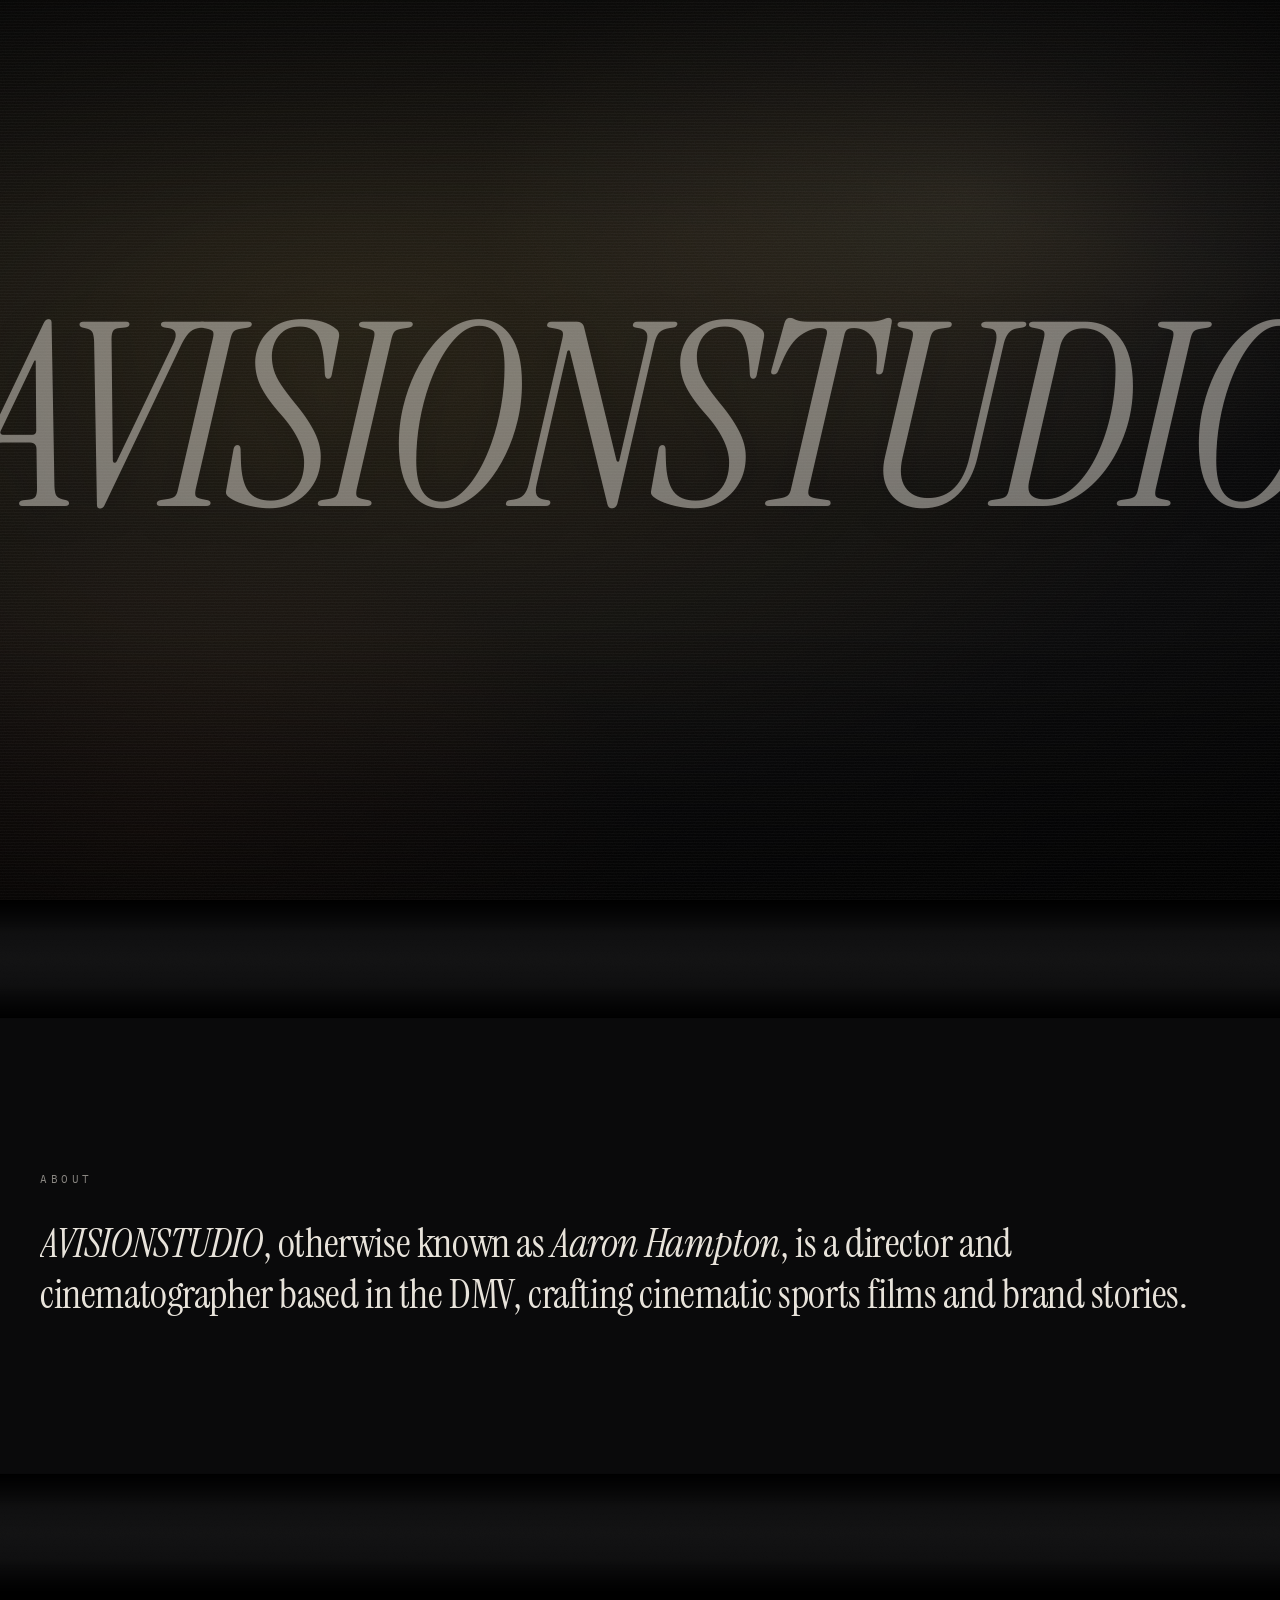
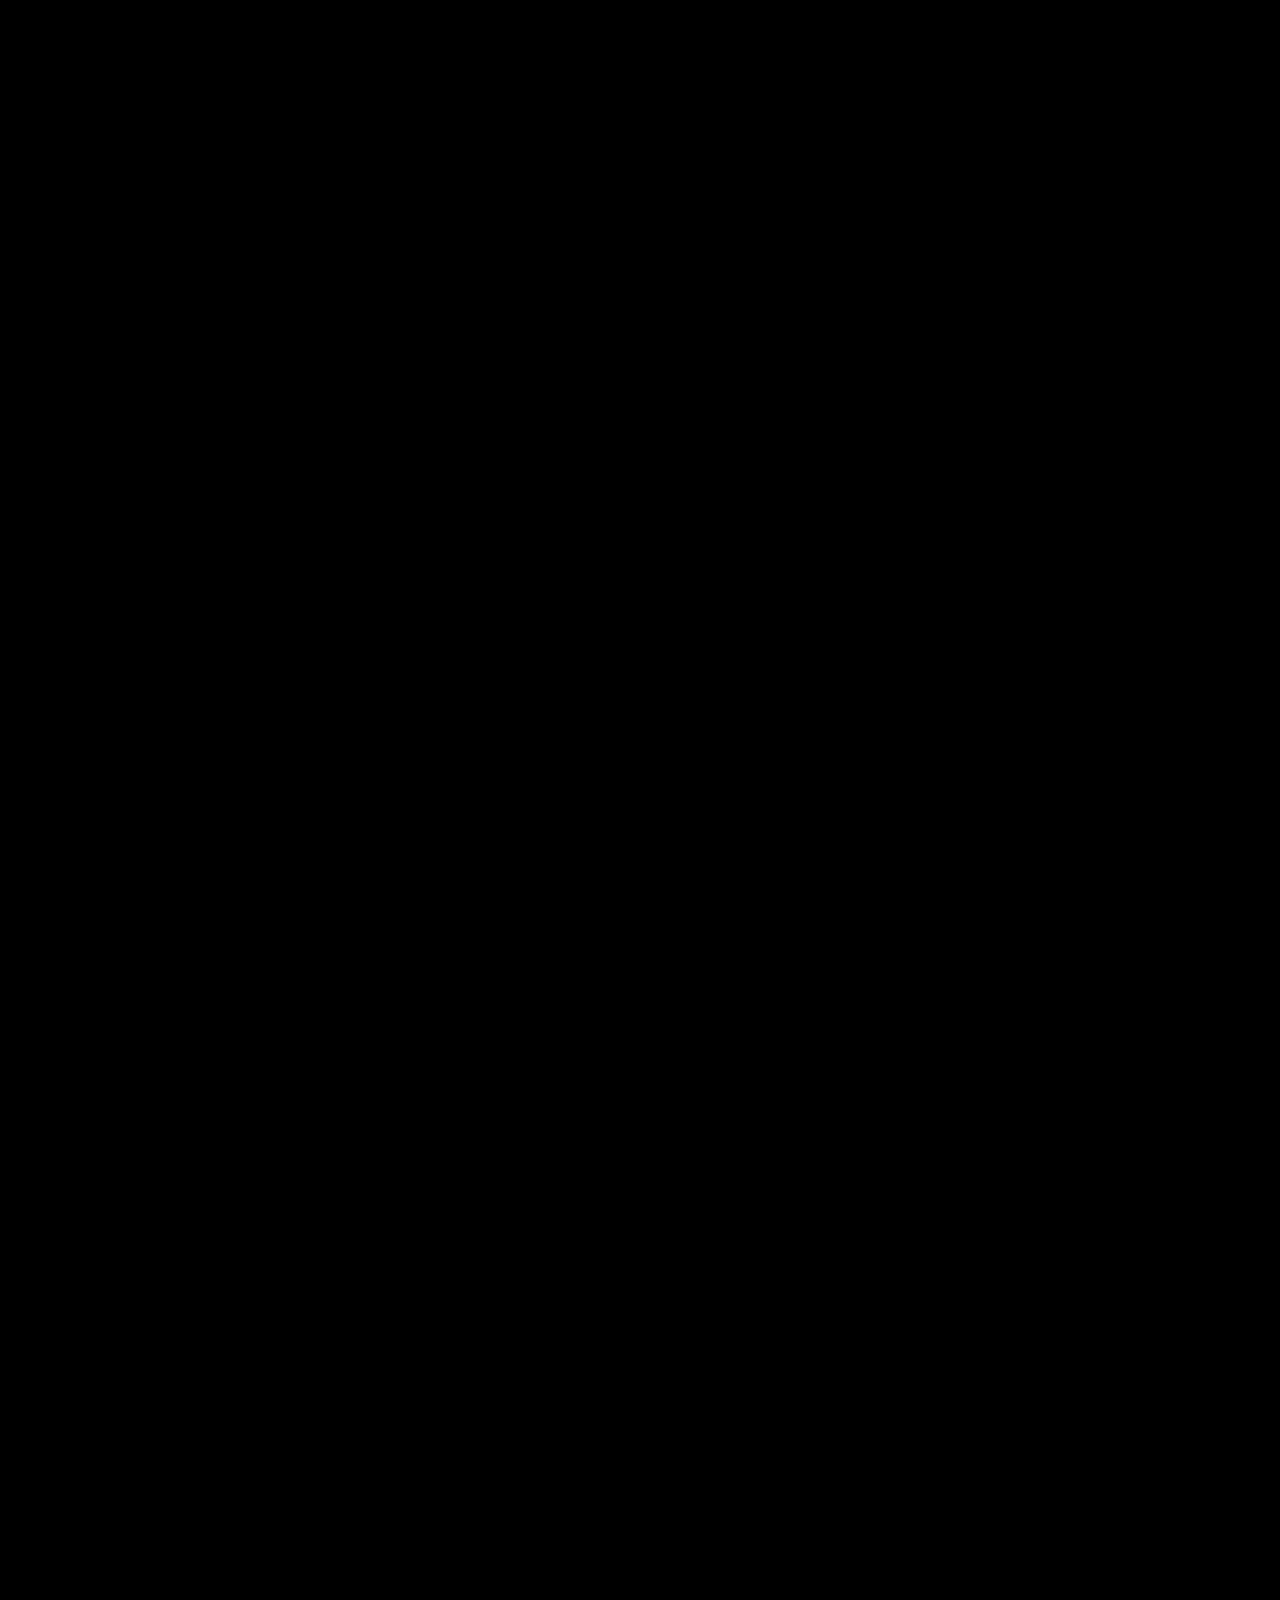
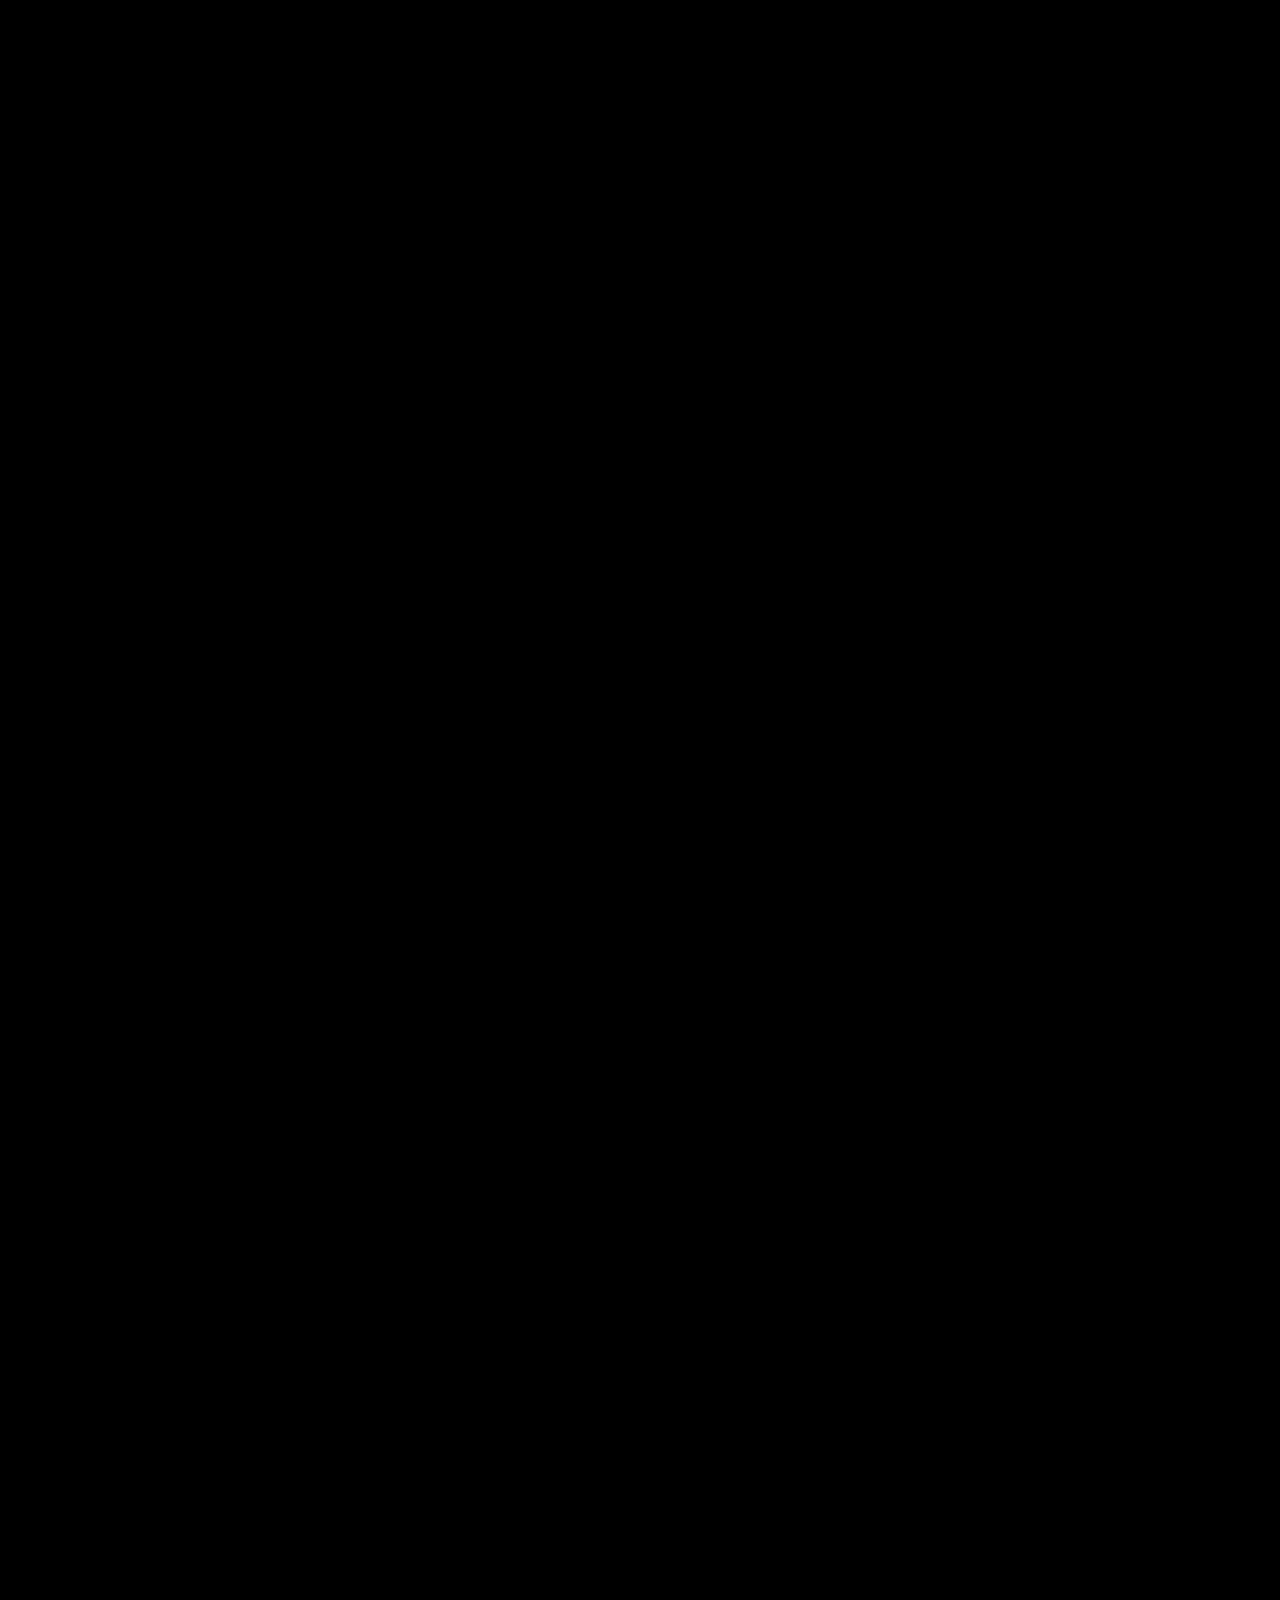
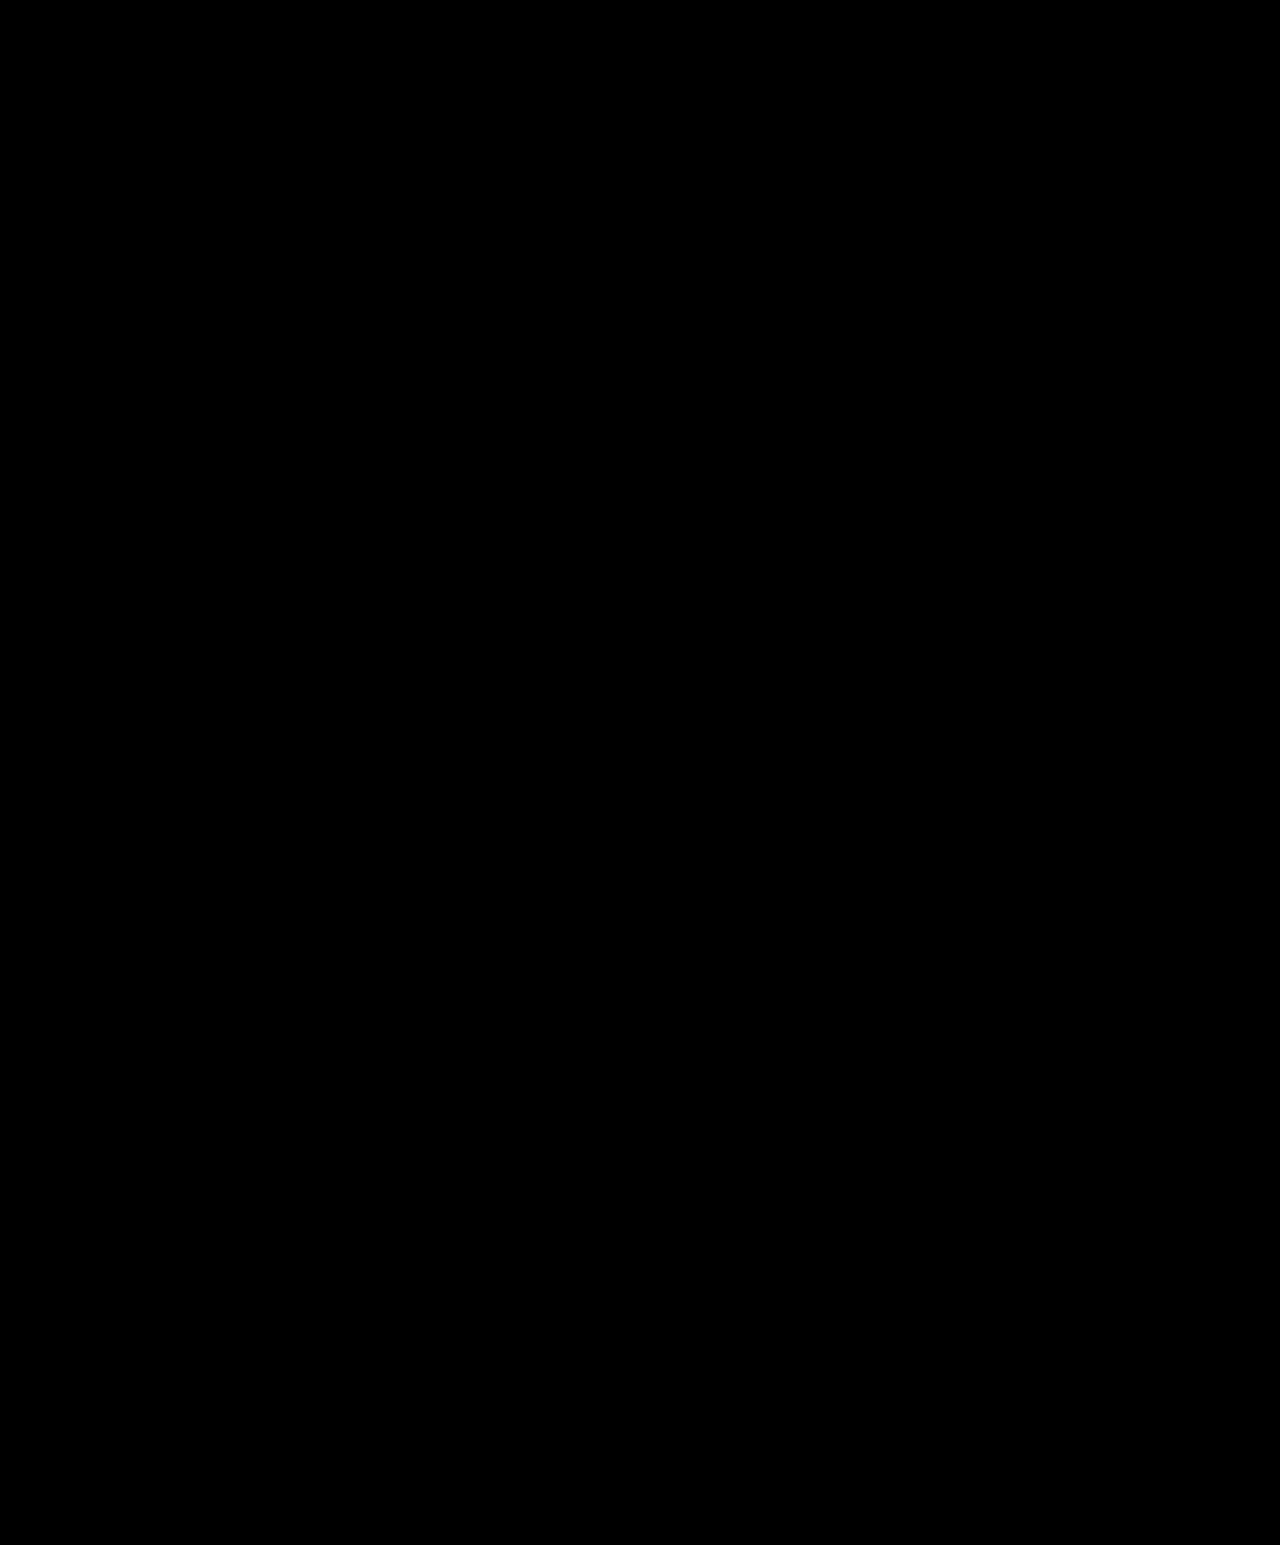
<file: public/index.html>
<!doctype html>
<html lang="en">
<head>
<meta charset="utf-8" />
<meta name="viewport" content="width=device-width,initial-scale=1" />
<title>Aaron Hampton</title>
<meta name="description" content="HB.3KK / Aaron Hampton — director and cinematographer based in the DMV. Cinematic sports films and brand stories." />
<link rel="canonical" href="https://aaronhampton.tv/Aaron_Hampton.html" />
<link rel="sitemap" type="application/xml" href="sitemap.xml" />
<link rel="icon" type="image/png" href="favicon.png" />
<link rel="apple-touch-icon" href="favicon.png" />
<meta property="og:image" content="https://pixel-perfect-clone-21628.lovable.app/assets/og-image.jpg" />
<meta name="twitter:image" content="https://pixel-perfect-clone-21628.lovable.app/assets/og-image.jpg" />
<link rel="preconnect" href="https://fonts.googleapis.com" />
<link rel="preconnect" href="https://fonts.gstatic.com" crossorigin />
  <link rel="preconnect" href="https://www.dropbox.com" crossorigin />
  <link rel="preconnect" href="https://dl.dropboxusercontent.com" crossorigin />
<link rel="preload" as="image" href="assets/hb3kk-logo.png" fetchpriority="high" />
<link href="https://fonts.googleapis.com/css2?family=IBM+Plex+Mono:wght@400;500&family=Instrument+Serif:ital@0;1&family=Inter+Tight:wght@400;500;600&display=swap" rel="stylesheet" />
<link rel="stylesheet" href="site.css" />
<style>
  /* ============================================================
     INTRO STATE
     Page loads in `.intro` state: ONLY the hero video is visible.
     After ~3.2s, the body adds `.revealed` and everything descends in.
     ============================================================ */
  html{background:#000}
  body{background:#000}

  /* Initial hidden state for every layer that should descend in */
  body.intro .site-nav,
  body.intro .hero__fg,
  body.intro .audio,
  body.intro .below{
    opacity:0;pointer-events:none;
  }
  body.intro .site-nav{transform:translateY(-24px)}
  body.intro .hero__fg{transform:translateY(-30px)}
  body.intro .audio{transform:translateY(16px)}
  body.intro .below{transform:translateY(40px)}

  /* While intro: pull the video in slowly (subtle push-in) */
  .hero__media{transition:transform 4s cubic-bezier(.2,.7,.2,1)}
  body.intro .hero__media{transform:scale(1.1)}

  /* Reveal — staggered */
  body.revealed .site-nav,
  body.revealed .hero__fg,
  body.revealed .audio,
  body.revealed .below{
    opacity:1;transform:none;pointer-events:auto;
    transition:opacity 1.1s cubic-bezier(.2,.7,.2,1),
               transform 1.4s cubic-bezier(.2,.7,.2,1);
  }
  body.revealed .site-nav  {transition-delay:0s}
  body.revealed .hero__fg  {transition-delay:.22s}
  body.revealed .audio     {transition-delay:.45s}
  body.revealed .below     {transition-delay:.35s}

  /* Hero name itself comes from a gentle blur — like a focus pull */
  .hero__name{
    animation:focusIn 1.6s cubic-bezier(.2,.7,.2,1) both;
    animation-delay:.22s;
  }
  body.intro .hero__name{animation-play-state:paused}

  /* ============================================================
     HERO
     ============================================================ */
  .hero{
    position:relative;height:100vh;width:100vw;
    overflow:hidden;isolation:isolate;
  }
  .hero__media{
    position:absolute;inset:-5% 0;z-index:0;overflow:hidden;
    will-change:transform;
  }
  .hero__media video, .hero__placeholder{
    position:absolute;inset:0;width:100%;height:100%;object-fit:cover;
  }
  .hero__placeholder{
    background:radial-gradient(120% 80% at 30% 40%, #2a2418 0%, #0a0a0b 55%, #000 100%);
    animation:drift 18s ease-in-out infinite alternate;
  }
  .hero__placeholder::before{
    content:"";position:absolute;inset:-10%;
    background:
      radial-gradient(50% 40% at 70% 30%, rgba(255,220,160,.10), transparent 60%),
      radial-gradient(50% 40% at 20% 80%, rgba(120,60,30,.18), transparent 60%);
    mix-blend-mode:screen;animation:drift2 22s ease-in-out infinite alternate;
  }
  .hero__grade{
    position:absolute;inset:0;z-index:1;pointer-events:none;
    background:
      linear-gradient(180deg, rgba(0,0,0,.4) 0%, rgba(0,0,0,.05) 25%, rgba(0,0,0,.05) 70%, rgba(0,0,0,.6) 100%),
      radial-gradient(120% 80% at 50% 50%, transparent 40%, rgba(0,0,0,.45) 100%);
  }
  .hero__fg{
    position:relative;z-index:3;height:100%;
    display:flex;flex-direction:column;justify-content:center;align-items:center;
    padding:0 36px;text-align:center;
    will-change:transform,opacity;
  }
  .hero__eyebrow{
    font-family:var(--mono);
    font-size:11px;letter-spacing:.32em;text-transform:uppercase;color:rgba(244,239,230,.75);
    margin-bottom:24px;
  }
  .hero__name{
    font-family:'Instrument Serif',serif;font-weight:400;font-style:italic;
    font-size:clamp(90px,20vw,320px);
    line-height:.88;letter-spacing:-.02em;text-transform:none;
    text-shadow:0 6px 40px rgba(0,0,0,.55);
    will-change:filter,transform;
  }
  .hero__location{
    margin-top:28px;
    font-family:var(--mono);
    font-size:11px;letter-spacing:.28em;text-transform:uppercase;color:rgba(244,239,230,.7);
  }

  .audio{
    position:fixed;right:24px;bottom:24px;z-index:41;
    display:flex;align-items:center;gap:9px;
    border:1px solid rgba(255,255,255,.2);
    padding:8px 12px;border-radius:999px;
    font:400 10px/1 var(--mono);letter-spacing:.26em;text-transform:uppercase;
    color:#fff;mix-blend-mode:difference;background:transparent;
    transition:border-color .2s, opacity 1.1s, transform 1.4s;
  }
  .audio:hover{border-color:#fff}
  .audio svg{width:11px;height:11px}

  /* ============================================================
     FEATURED WORK — full-bleed cinema with scroll reveal
     ============================================================ */
  .featured__head{
    max-width:1400px;margin:0 auto;padding:120px 36px 48px;
    display:flex;justify-content:space-between;align-items:end;gap:24px;flex-wrap:wrap;
  }
  .featured__head h2{
    font-family:'Instrument Serif',Georgia,serif;font-size:clamp(40px,5vw,72px);
    line-height:.95;text-transform:uppercase;
  }
  .featured__head .view-all{
    font-family:var(--mono);
    font-size:11px;letter-spacing:.24em;text-transform:uppercase;
    border-bottom:1px solid var(--ink-faint);padding-bottom:4px;
    transition:border-color .2s, padding .25s;
  }
  .featured__head .view-all:hover{border-color:var(--ink);padding-bottom:8px}

  /* Gentle snap only on cinema cards */
  html{scroll-snap-type:y proximity}
  .cinema{margin:0;padding:0;list-style:none}
  .cinema__card{
    position:relative;height:100vh;width:100%;
    overflow:hidden;scroll-snap-align:start;scroll-snap-stop:normal;
    isolation:isolate;background:#000;
  }
  .cinema__media{
    position:absolute;inset:0;z-index:0;overflow:hidden;
    /* Gradient base so the card is never visually empty if video is slow/failed */
    background:
      radial-gradient(120% 80% at 30% 30%, #2a2418 0%, #0a0a0b 55%, #000 100%);
  }
  .cinema__card:nth-child(2) .cinema__media{
    background:radial-gradient(120% 80% at 70% 40%, #1a2230 0%, #07080a 60%, #000 100%);
  }
  .cinema__card:nth-child(3) .cinema__media{
    background:radial-gradient(120% 80% at 40% 70%, #221a14 0%, #0a0807 60%, #000 100%);
  }
  /* When a video fails to load or the connection is too slow, hide it so the
     gradient background shows through instead of an empty/broken box. */
  video.video-failed{display:none !important}
  .cinema__media .frame__placeholder{
    position:absolute;inset:0;
    transform:scale(1.18);filter:brightness(.7);
    transition:transform 1.6s cubic-bezier(.2,.7,.2,1), filter 1.2s ease;
  }
  .cinema__card.is-active .cinema__media .frame__placeholder{
    transform:scale(1);filter:brightness(1);
  }
  .cinema__grade{
    position:absolute;inset:0;z-index:1;pointer-events:none;
    background:linear-gradient(180deg, rgba(0,0,0,.35) 0%, rgba(0,0,0,.05) 30%, rgba(0,0,0,.2) 70%, rgba(0,0,0,.85) 100%);
  }
  /* Letterbox bars — close between cards, retract when card is in view */
  .cinema__bar{
    position:absolute;left:0;right:0;z-index:5;background:#000;
    transition:height 1.1s cubic-bezier(.7,0,.2,1);
    will-change:height;
  }
  .cinema__bar.t{top:0;height:50%}
  .cinema__bar.b{bottom:0;height:50%}
  .cinema__card.is-active .cinema__bar.t,
  .cinema__card.is-active .cinema__bar.b{height:6%}

  .cinema__overlay{
    position:absolute;inset:0;z-index:6;
    padding:6vh 6vw;
    display:grid;grid-template-rows:auto 1fr auto;
    color:#fff;pointer-events:none;
  }
  .cinema__top{
    display:flex;justify-content:space-between;align-items:start;
    font-family:var(--mono);font-size:11px;letter-spacing:.24em;text-transform:uppercase;
    opacity:0;transform:translateY(-10px);
    transition:opacity .8s ease .2s, transform .8s cubic-bezier(.2,.7,.2,1) .2s;
  }
  .cinema__card.is-active .cinema__top{opacity:.85;transform:none}

  .cinema__bottom{
    display:flex;justify-content:space-between;align-items:end;gap:24px;
    opacity:0;transform:translateY(40px);
    transition:opacity .9s ease .35s, transform .9s cubic-bezier(.2,.7,.2,1) .35s;
  }
  .cinema__card.is-active .cinema__bottom{opacity:1;transform:none}

  .cinema__title{
    font-family:'Instrument Serif',Georgia,serif;font-weight:400;
    font-size:clamp(56px,11vw,200px);
    line-height:.84;letter-spacing:.005em;text-transform:uppercase;
    text-shadow:0 6px 40px rgba(0,0,0,.5);
  }
  .cinema__meta{
    text-align:right;display:flex;flex-direction:column;gap:6px;
    font-family:var(--mono);
    font-size:11px;letter-spacing:.24em;text-transform:uppercase;color:rgba(255,255,255,.85);
  }
  .cinema__meta .yr{
    font-family:var(--mono);font-size:14px;letter-spacing:.18em;color:#fff;
  }
  /* Video-slot placeholder label (so the user knows where to drop a video) */
  .cinema__slot{
    position:absolute;left:50%;top:50%;transform:translate(-50%,-50%);
    z-index:6;
    font-family:'Instrument Serif',Georgia,serif;
    font-size:clamp(20px,2.2vw,32px);
    letter-spacing:.32em;text-transform:uppercase;
    color:rgba(255,255,255,.45);
    border:1px solid rgba(255,255,255,.18);
    padding:14px 24px;
    opacity:0;
    transition:opacity .8s ease .35s;
    pointer-events:none;
  }
  .cinema__card.is-active .cinema__slot{opacity:1}

  /* ============================================================
     QUOTE BLOCK — no flanking lines
     ============================================================ */
  .quote-block{
    padding:140px 36px;border-top:1px solid var(--hairline);
  }
  .quote-block__inner{
    max-width:1100px;margin:0 auto;
    display:flex;flex-direction:column;align-items:center;text-align:center;gap:36px;
  }
  .quote-block__mark{
    font-family:'Instrument Serif',Georgia,serif;
    font-size:clamp(160px,22vw,360px);
    line-height:.5;color:var(--ink-faint);
    user-select:none;pointer-events:none;margin-bottom:-30px;
  }
  .quote-block__text{
    font-family:'Instrument Serif',Georgia,serif;
    font-size:clamp(40px,6.5vw,108px);
    line-height:1.02;letter-spacing:.005em;text-transform:uppercase;
    text-wrap:balance;color:var(--ink);font-style:normal;
  }
  .quote-block__cite{
    font-style:normal;
    font-family:var(--mono);
    font-size:11px;letter-spacing:.28em;text-transform:uppercase;color:var(--ink-dim);
  }

  @media (max-width:800px){
    .hero__name{font-size:clamp(64px,20vw,140px)}
    .featured__head{padding:80px 20px 32px;flex-direction:column;align-items:flex-start;gap:14px}
    .cinema__overlay{padding:5vh 6vw}
    .cinema__title{font-size:clamp(48px,14vw,100px)}
    .quote-block{padding:80px 20px}
    .quote-block__inner{gap:24px}
    .quote-block__mark{margin-bottom:-16px}
  }

  /* ============================================================
     INTRO / BIO — under hero
     ============================================================ */
  .intro-bio{
    background:#0a0a0b;
    padding:clamp(72px,12vw,160px) 36px;
    border-top:1px solid rgba(255,255,255,.06);
  }
  .intro-bio__inner{max-width:1200px;margin:0 auto;text-align:left}
  .intro-bio__eyebrow{
    font-family:var(--mono);
    font-size:11px;letter-spacing:.32em;text-transform:uppercase;
    color:rgba(244,239,230,.55);margin-bottom:32px;
  }
  .intro-bio__copy{
    font-family:'Instrument Serif',serif;font-weight:400;
    font-size:clamp(24px,3.2vw,44px);line-height:1.25;letter-spacing:-.01em;
    color:rgba(244,239,230,.92);margin:0;
    /* left-to-right wipe reveal */
    background-image:linear-gradient(90deg, rgba(244,239,230,.95) 0%, rgba(244,239,230,.95) 50%, rgba(244,239,230,.18) 50%, rgba(244,239,230,.18) 100%);
    background-size:200% 100%;
    background-position:100% 0;
    -webkit-background-clip:text;background-clip:text;
    color:transparent;
    transition:background-position 1.8s cubic-bezier(.2,.7,.2,1);
  }
  .intro-bio.is-in .intro-bio__copy{background-position:0 0}
  .intro-bio__name{font-style:italic}
  @media (max-width:760px){
    .intro-bio{padding:80px 24px}
  }


  /* ============================================================
     REACTIVE HERO — vignette + grain follow scroll progress
     --hero-progress is set by JS (0 at top, 1 fully past hero)
     ============================================================ */
  .hero{--hero-progress:0}
  .hero__vignette{
    position:absolute;inset:0;z-index:2;pointer-events:none;
    background:
      radial-gradient(120% 80% at 50% 50%, transparent 30%, rgba(0,0,0,.55) 75%, rgba(0,0,0,.92) 100%);
    opacity:calc(var(--hero-progress) * 1);
    transition:opacity .15s linear;
    mix-blend-mode:multiply;
  }
  .hero__grain{
    position:absolute;inset:0;z-index:2;pointer-events:none;
    opacity:calc(.08 + var(--hero-progress) * .35);
    mix-blend-mode:overlay;
    background-image:url("data:image/svg+xml;utf8,<svg xmlns='http://www.w3.org/2000/svg' width='240' height='240'><filter id='n'><feTurbulence type='fractalNoise' baseFrequency='0.9' numOctaves='2' stitchTiles='stitch'/><feColorMatrix values='0 0 0 0 0  0 0 0 0 0  0 0 0 0 0  0 0 0 .55 0'/></filter><rect width='100%' height='100%' filter='url(%23n)'/></svg>");
    background-size:240px 240px;
    animation:grainShift 1.6s steps(6) infinite;
    transition:opacity .15s linear;
  }
  @keyframes grainShift{
    0%{transform:translate(0,0)}
    20%{transform:translate(-8px,6px)}
    40%{transform:translate(6px,-4px)}
    60%{transform:translate(-4px,-6px)}
    80%{transform:translate(8px,4px)}
    100%{transform:translate(0,0)}
  }
  /* Hero video itself desaturates + dims a touch as you scroll */
  .hero__media video{
    filter:saturate(calc(1 - var(--hero-progress) * .35)) brightness(calc(1 - var(--hero-progress) * .25));
    transition:filter .15s linear;
  }

  /* ============================================================
     LIGHT-LEAK DIVIDER
     ============================================================ */
  .light-leak{
    position:relative;height:120px;width:100%;overflow:hidden;
    background:#0a0a0b;
    isolation:isolate;
  }
  .light-leak::before{
    content:"";position:absolute;inset:0;
    background:
      linear-gradient(180deg, transparent 0%, rgba(255,255,255,.04) 50%, transparent 100%);
    pointer-events:none;
  }
  .light-leak span{
    position:absolute;top:50%;left:-30%;
    width:160%;height:300px;transform:translateY(-50%) rotate(-4deg);
    background:
      radial-gradient(60% 50% at 20% 50%, rgba(255,140,60,.55) 0%, rgba(255,90,50,.25) 30%, transparent 65%),
      radial-gradient(45% 50% at 55% 50%, rgba(255,200,90,.35) 0%, transparent 60%),
      radial-gradient(35% 50% at 85% 50%, rgba(220,40,40,.35) 0%, transparent 65%);
    filter:blur(28px);
    mix-blend-mode:screen;
    opacity:.0;
    animation:leakSweep 9s ease-in-out infinite;
  }
  .light-leak--alt span{
    animation-delay:-4.5s;
    background:
      radial-gradient(50% 50% at 25% 50%, rgba(255,90,40,.55) 0%, transparent 60%),
      radial-gradient(45% 50% at 70% 50%, rgba(255,180,80,.45) 0%, transparent 65%);
  }
  /* faint film-grain over the leak so it feels analog */
  .light-leak::after{
    content:"";position:absolute;inset:0;pointer-events:none;
    background-image:url("data:image/svg+xml;utf8,<svg xmlns='http://www.w3.org/2000/svg' width='180' height='180'><filter id='n'><feTurbulence type='fractalNoise' baseFrequency='1.1' numOctaves='2' stitchTiles='stitch'/><feColorMatrix values='0 0 0 0 0  0 0 0 0 0  0 0 0 0 0  0 0 0 .35 0'/></filter><rect width='100%' height='100%' filter='url(%23n)'/></svg>");
    opacity:.25;mix-blend-mode:overlay;
  }
  @keyframes leakSweep{
    0%   { transform:translate(-40%, -50%) rotate(-4deg); opacity:0; }
    20%  { opacity:.85; }
    50%  { transform:translate(10%, -50%) rotate(-3deg); opacity:.95; }
    80%  { opacity:.7; }
    100% { transform:translate(45%, -50%) rotate(-5deg); opacity:0; }
  }
  @media (max-width:760px){
    .light-leak{height:80px}
    .light-leak span{height:200px}
  }

  @media (prefers-reduced-motion: reduce){
    *, *::before, *::after{animation-duration:.01ms !important; transition-duration:.01ms !important}
  }
</style>
</head>
<body class="intro">
<!-- PRELOADER -->
<div class="preloader" id="preloader" aria-hidden="true">
  <div class="preloader__leak"><span></span></div>
  <div class="preloader__orbit">
    <span class="dot"></span>
    <span class="bubble b1"></span>
    <span class="bubble b2"></span>
    <span class="bubble b3"></span>
  </div>
</div>
<script>
  (function(){
    var p = document.getElementById('preloader');
    if(!p) return;
    var done = false;
    var hide = function(){
      if(done) return; done = true;
      // small grace period so first paint lands behind the overlay
      setTimeout(function(){ p.classList.add('is-hidden'); }, 250);
    };
    var waitForMedia = function(){
      var imgs = Array.prototype.slice.call(document.images)
        .filter(function(i){ return i.loading !== 'lazy'; });
      var vids = Array.prototype.slice.call(document.querySelectorAll('video'))
        .filter(function(v){ return v.autoplay; });
      var pending = 0;
      var maybeDone = function(){ if(pending === 0) hide(); };
      imgs.forEach(function(img){
        if(img.complete && img.naturalWidth > 0) return;
        pending++;
        var clear = function(){ pending--; maybeDone(); };
        img.addEventListener('load', clear, {once:true});
        img.addEventListener('error', clear, {once:true});
      });
      vids.forEach(function(v){
        if(v.readyState >= 3) return;
        pending++;
        var clear = function(){ pending--; maybeDone(); };
        v.addEventListener('canplay', clear, {once:true});
        v.addEventListener('loadeddata', clear, {once:true});
        v.addEventListener('error', clear, {once:true});
      });
      // require at least 2 animation frames so the layout settles
      requestAnimationFrame(function(){ requestAnimationFrame(maybeDone); });
    };
    if(document.readyState === 'complete'){ waitForMedia(); }
    else { window.addEventListener('load', waitForMedia); }
    // hard safety so nothing can ever strand the overlay
    setTimeout(hide, 8000);
  })();
</script>


<!-- TOP NAV -->
<nav class="site-nav" aria-label="Primary">
  <ul>
    <li><a href="Aaron_Hampton.html" class="is-active">Home</a></li>
    <li><a href="work.html">Work</a></li>
    <li><a href="about.html">About</a></li>
    <li><a href="clients.html">Clients</a></li>
    <li><a href="contact.html">Contact</a></li>
  </ul>
</nav>

<!-- HERO -->
<section class="hero" data-screen-label="01 Hero" id="hero">
  <div class="hero__media" id="heroMedia">
    <div class="hero__placeholder" aria-hidden="true"></div>
    <video src="https://www.dropbox.com/scl/fo/gdud4hkfamyzgzgmpx65y/ACQdNdT6092fn6lQv2K41cs/Argue%20in%20Style%20FINAL%20.mov?rlkey=j9dx0eicmlcumhujnd9akha0i&raw=1" autoplay muted loop playsinline preload="metadata"></video>
  </div>
  <div class="hero__grade" aria-hidden="true"></div>
  <div class="hero__vignette" aria-hidden="true"></div>
  <div class="hero__grain" aria-hidden="true"></div>

  <div class="hero__fg" id="heroFg">
    <h1 class="hero__name">AVISIONSTUDIO</h1>
  </div>
</section>

<!-- LIGHT LEAK DIVIDER -->
<div class="light-leak" aria-hidden="true"><span></span></div>

<!-- INTRO / BIO -->
<section class="intro-bio" id="introBio">
  <div class="intro-bio__inner">
    <p class="intro-bio__eyebrow">About</p>
    <h2 class="intro-bio__copy">
      <span class="intro-bio__name">AVISIONSTUDIO</span>, otherwise known as <span class="intro-bio__name">Aaron Hampton</span>, is a director and cinematographer based in the DMV, crafting cinematic sports films and brand stories.
    </h2>
  </div>
</section>

<!-- LIGHT LEAK DIVIDER -->
<div class="light-leak light-leak--alt" aria-hidden="true"><span></span></div>

<button class="audio" id="audioBtn" aria-pressed="false" aria-label="Toggle audio">
  <svg viewBox="0 0 24 24" fill="none" stroke="currentColor" stroke-width="1.8" stroke-linecap="round" stroke-linejoin="round"><polygon points="11 5 6 9 2 9 2 15 6 15 11 19 11 5"/><line x1="23" y1="9" x2="17" y2="15"/><line x1="17" y1="9" x2="23" y2="15"/></svg>
  <span>Sound Off</span>
</button>

<!-- Everything below the hero gets one wrapper so it can be reveal-tagged together -->
<div class="below">

  <!-- TRUSTED BY -->
  <section class="trusted" id="clients-strip">
    <div class="trusted__inner">
      <div class="trusted__label"><span>Trusted By</span></div>
      <div class="trusted__logos">
        <a class="trusted__logo" href="clients.html" aria-label="Towson University Tigers"><img src="assets/towson.png" alt="Towson University Tigers"  loading="lazy" decoding="async" /></a>
        <a class="trusted__logo" href="clients.html" aria-label="Towson University"><img src="assets/towson-seal.png" alt="Towson University Seal"  loading="lazy" decoding="async" /></a>
        <a class="trusted__logo" href="clients.html" aria-label="Morgan State University"><img src="assets/morgan-state.svg" alt="Morgan State University"  loading="lazy" decoding="async" /></a>
        <a class="trusted__logo" href="clients.html" aria-label="Kappa Alpha Psi"><img src="assets/kappa-alpha-psi.png" alt="Kappa Alpha Psi"  loading="lazy" decoding="async" /></a>
        <a class="trusted__logo" href="clients.html" aria-label="Sigma Gamma Rho"><img src="assets/sigma-gamma-rho.png" alt="Sigma Gamma Rho" loading="lazy" decoding="async" /></a>
        <a class="trusted__logo" href="clients.html" aria-label="DC Power FC"><img src="assets/power-fc.png" alt="DC Power FC" loading="lazy" decoding="async" /></a>
      </div>
    </div>
  </section>

  <!-- FEATURED WORK — full-bleed cinema -->
  <section class="featured" id="work">
    <div class="featured__head">
      <h2>Selected Work<br/>2026</h2>
    </div>

    <ol class="cinema" id="cinema">
      <li class="cinema__card" data-num="01">
        <div class="cinema__media">
          <video src="https://dl.dropboxusercontent.com/scl/fi/zvgcbdr86ybhyjlavm2bv/Ellie-Gilbert-GOAL-Power-Play-9x16.MOV?rlkey=dfkx0k22ij5temr3jsthnjbeo&raw=1" muted loop playsinline preload="none" style="width:100%;height:100%;object-fit:cover;display:block"></video>
        </div>
        <div class="cinema__grade"></div>
        <div class="cinema__bar t"></div>
        <div class="cinema__bar b"></div>
      </li>

      <li class="cinema__card" data-num="02">
        <div class="cinema__media">
          <video src="https://dl.dropboxusercontent.com/scl/fi/27b2fhc0rrkecu4rjdtxj/VB-VS.-NO.mp4?rlkey=6yzuglqs8jfp30zd90x8367lq&raw=1" muted loop playsinline preload="none" style="width:100%;height:100%;object-fit:cover;display:block"></video>
        </div>
        <div class="cinema__grade"></div>
        <div class="cinema__bar t"></div>
        <div class="cinema__bar b"></div>
      </li>

      <li class="cinema__card" data-num="03">
        <div class="cinema__media">
          <video src="https://dl.dropboxusercontent.com/scl/fi/e1ozn5grb5b2w6wz14v1n/WBB-VS-LEHIGH.mov?rlkey=j16aetqwzvfyh9nopra3dri7h&raw=1" muted loop playsinline preload="none" style="width:100%;height:100%;object-fit:cover;display:block"></video>
        </div>
        <div class="cinema__grade"></div>
        <div class="cinema__bar t"></div>
        <div class="cinema__bar b"></div>
      </li>
    </ol>
  </section>

  <!-- LIGHT LEAK DIVIDER -->
  <div class="light-leak" aria-hidden="true"><span></span></div>

  <!-- QUOTE -->

  <section class="quote-block" id="about">
    <div class="quote-block__inner">
      <span class="quote-block__mark" aria-hidden="true">&ldquo;</span>
      <blockquote class="quote-block__text">Finding life through visual storytelling.</blockquote>
      <cite class="quote-block__cite">Aaron Hampton</cite>
    </div>
  </section>

  <!-- FOOTER -->
  <footer class="site-foot">
    <div class="site-foot__big">
      <span>Let's make<br/>something.</span><br/>
      <a href="contact.html">filmedby3kk@gmail.com</a>
    </div>
    <div>
      <h4>Index</h4>
      <ul>
        <li><a href="work.html">Work</a></li>
        <li><a href="about.html">About</a></li>
        <li><a href="clients.html">Clients</a></li>
        <li><a href="contact.html">Contact</a></li>
      </ul>
    </div>
    <div>
      <h4>Elsewhere</h4>
      <div class="socials">
        <a href="https://www.instagram.com/avisionstudio_/" target="_blank" rel="noopener" aria-label="Instagram"><img src="assets/instagram.png" alt="Instagram"  loading="lazy" decoding="async" /></a>
        <a href="https://www.linkedin.com/in/aaron-hampton-4b6a33285/" target="_blank" rel="noopener" aria-label="LinkedIn"><img src="assets/linkedin.svg" alt="LinkedIn"  loading="lazy" decoding="async" /></a>
      </div>
    </div>
    <div class="site-foot__base">
      <span>© Aaron Hampton</span>
      <span>Based in the DMV</span>
      <span>Available worldwide</span>
    </div>
  </footer>

</div>

<div class="patina" aria-hidden="true">
  <div class="grain"></div>
  <div class="scan"></div>
  <div class="vig"></div>
</div>

<script>
  /* ============================================================
     INTRO: hold the body in `.intro` for ~3.2s, then reveal
     ============================================================ */
  (function intro(){
    // Skip the wait if user navigates with a hash (returning to a section)
    const fast = location.hash && location.hash !== '#';
    const delay = fast ? 100 : 3200;
    setTimeout(() => {
      document.body.classList.remove('intro');
      document.body.classList.add('revealed');
    }, delay);
  })();

  /* ============================================================
     HERO PARALLAX
     ============================================================ */
  (function parallax(){
    const media = document.getElementById('heroMedia');
    const fg    = document.getElementById('heroFg');
    let raf = null;
    function update(){
      const y  = window.scrollY;
      const vh = window.innerHeight;
      if (y < vh * 1.3){
        media.style.transform = `translate3d(0, ${y * 0.55}px, 0) scale(1.08)`;
        fg.style.opacity      = Math.max(0, 1 - y / (vh * 0.7));
      }
      raf = null;
    }
    window.addEventListener('scroll', () => {
      if (raf) return;
      raf = requestAnimationFrame(update);
    }, {passive:true});
  })();

  /* ============================================================
     CINEMA CARDS — scroll reveal via IntersectionObserver
     ============================================================ */
  (function cinema(){
    const cards = document.querySelectorAll('.cinema__card');
    if (!('IntersectionObserver' in window)){
      cards.forEach(c => c.classList.add('is-active'));
      return;
    }
    const io = new IntersectionObserver(entries => {
      entries.forEach(e => {
        const v = e.target.querySelector('video');
        if (e.intersectionRatio > 0.55) {
          e.target.classList.add('is-active');
          if (v) { v.play().catch(()=>{}); }
        } else if (e.intersectionRatio < 0.3) {
          e.target.classList.remove('is-active');
          if (v) { v.pause(); }
        }
      });
    }, { threshold: [0, 0.3, 0.55, 0.8, 1] });
    cards.forEach(c => io.observe(c));
  })();

  /* ============================================================
     AUDIO TOGGLE (works when a real <video> with audio is dropped in)
     ============================================================ */
  const btn = document.getElementById('audioBtn');
  btn.addEventListener('click', () => {
    const on = btn.getAttribute('aria-pressed') === 'true';
    const next = !on;
    btn.setAttribute('aria-pressed', String(next));
    btn.querySelector('span').textContent = next ? 'Sound On' : 'Sound Off';
    const v = document.querySelector('.hero__media video');
    if (v) v.muted = !next;
  });

  /* ============================================================
     FOCUS-IN keyframes (used by .hero__name only on this page)
     ============================================================ */

  /* ============================================================
     INTRO BIO — left-to-right wipe on scroll
     ============================================================ */
  (function bioReveal(){
    const el = document.getElementById('introBio');
    if (!el) return;
    if (!('IntersectionObserver' in window)){ el.classList.add('is-in'); return; }
    const io = new IntersectionObserver((entries)=>{
      entries.forEach(e=>{
        if (e.isIntersecting){ el.classList.add('is-in'); io.disconnect(); }
      });
    }, { threshold: 0.35 });
    io.observe(el);
  })();

  /* ============================================================
     REACTIVE HERO — drive --hero-progress from scroll position
     ============================================================ */
  (function reactiveHero(){
    const hero = document.getElementById('hero');
    if (!hero) return;
    let ticking = false;
    function update(){
      const h = hero.offsetHeight || window.innerHeight;
      const y = window.scrollY || window.pageYOffset;
      const p = Math.max(0, Math.min(1, y / h));
      hero.style.setProperty('--hero-progress', p.toFixed(3));
      ticking = false;
    }
    window.addEventListener('scroll', () => {
      if (ticking) return;
      ticking = true;
      requestAnimationFrame(update);
    }, { passive:true });
    update();
  })();
</script>
<style>
  @keyframes focusIn{
    0%   { filter: blur(40px); opacity: 0; transform: scale(1.06); }
    60%  { filter: blur(6px);  opacity: .35; }
    100% { filter: blur(0);    opacity: .45; transform: scale(1); }
  }
</style>
<script src="site.js" defer></script>
</body>
</html>
</file>
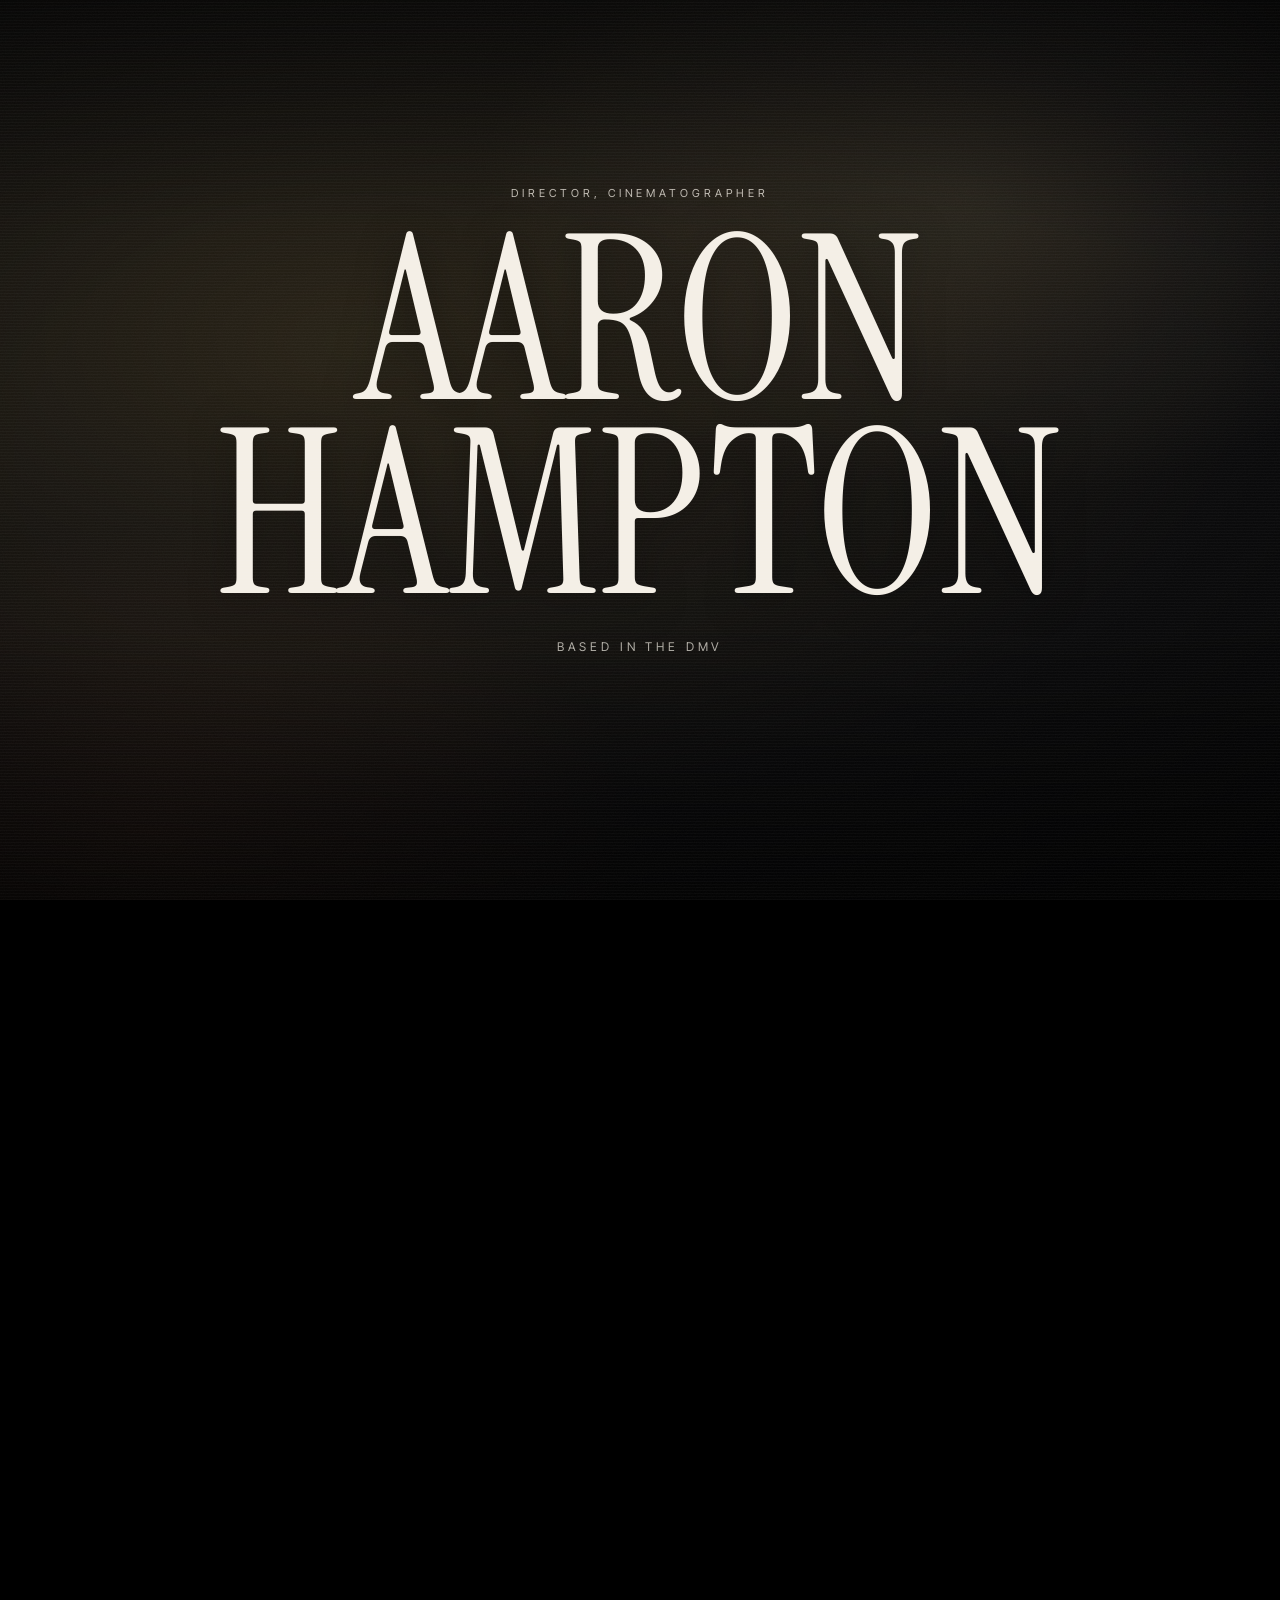
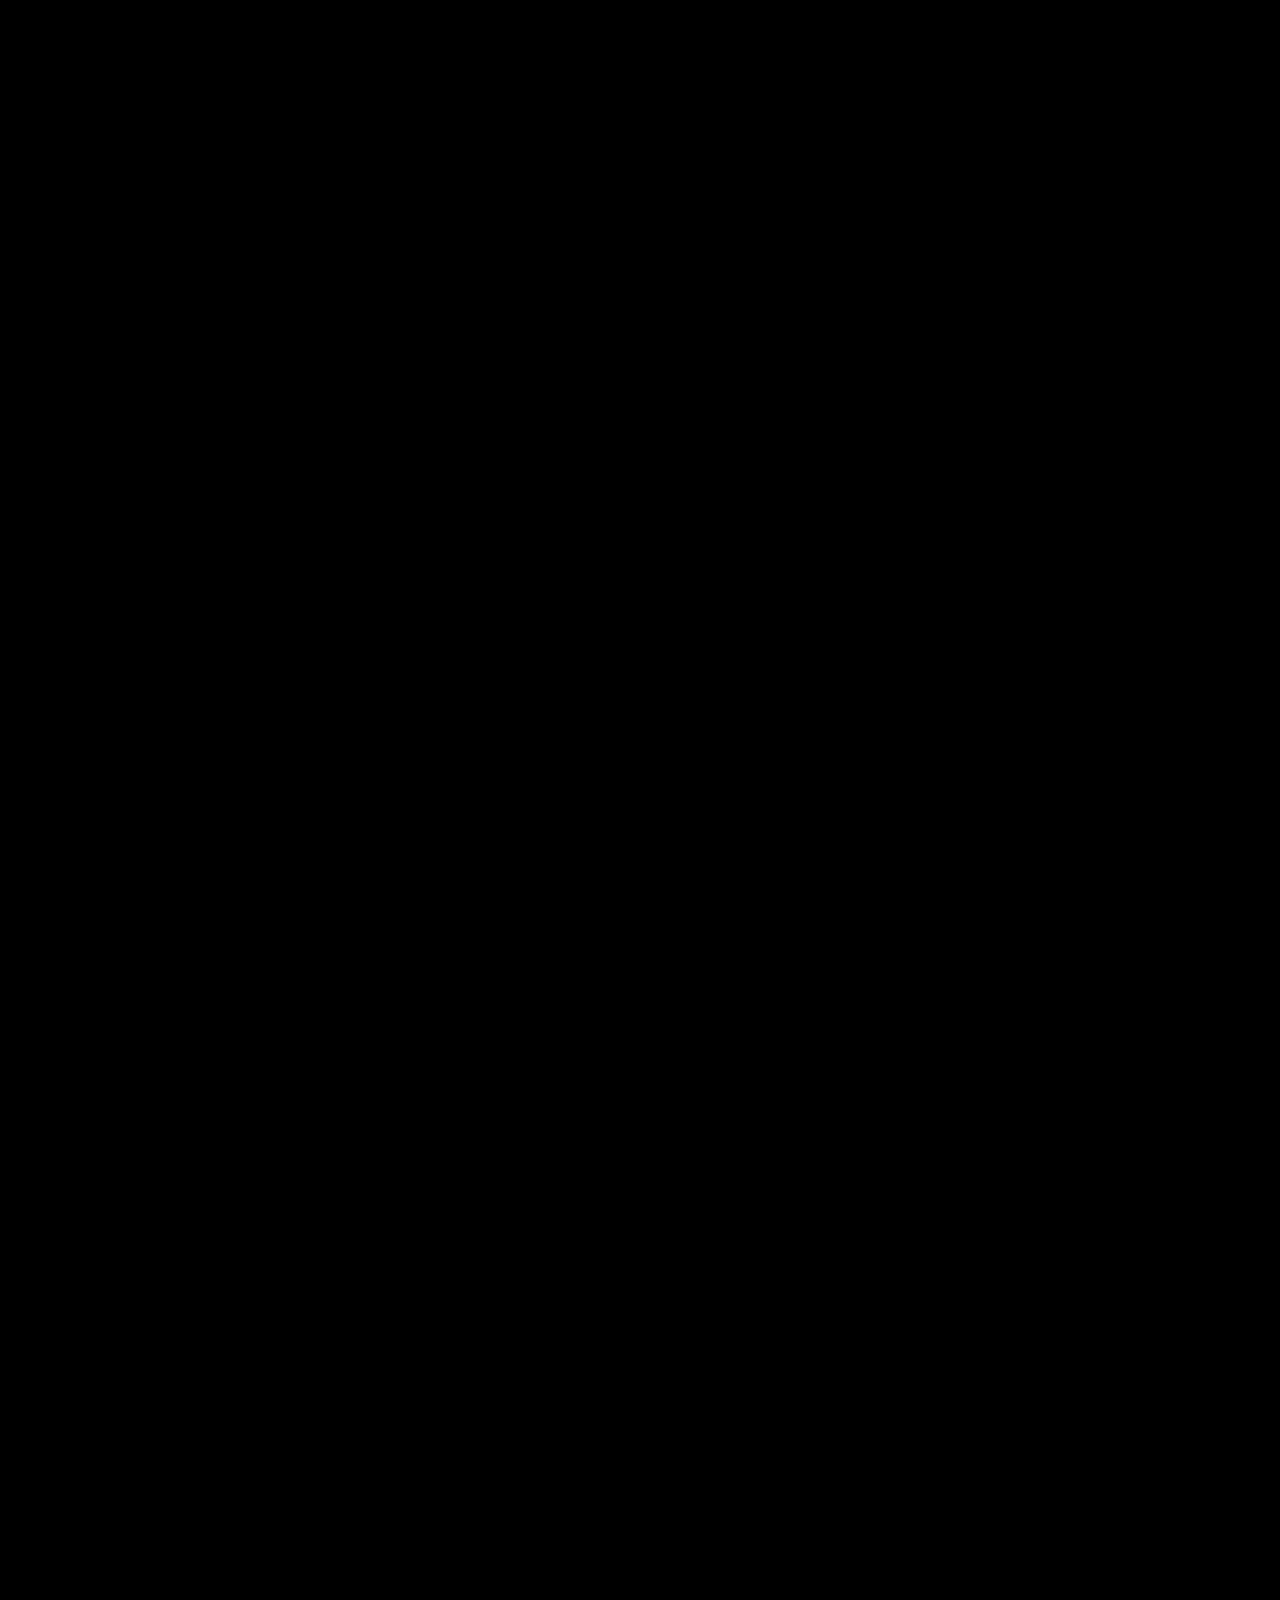
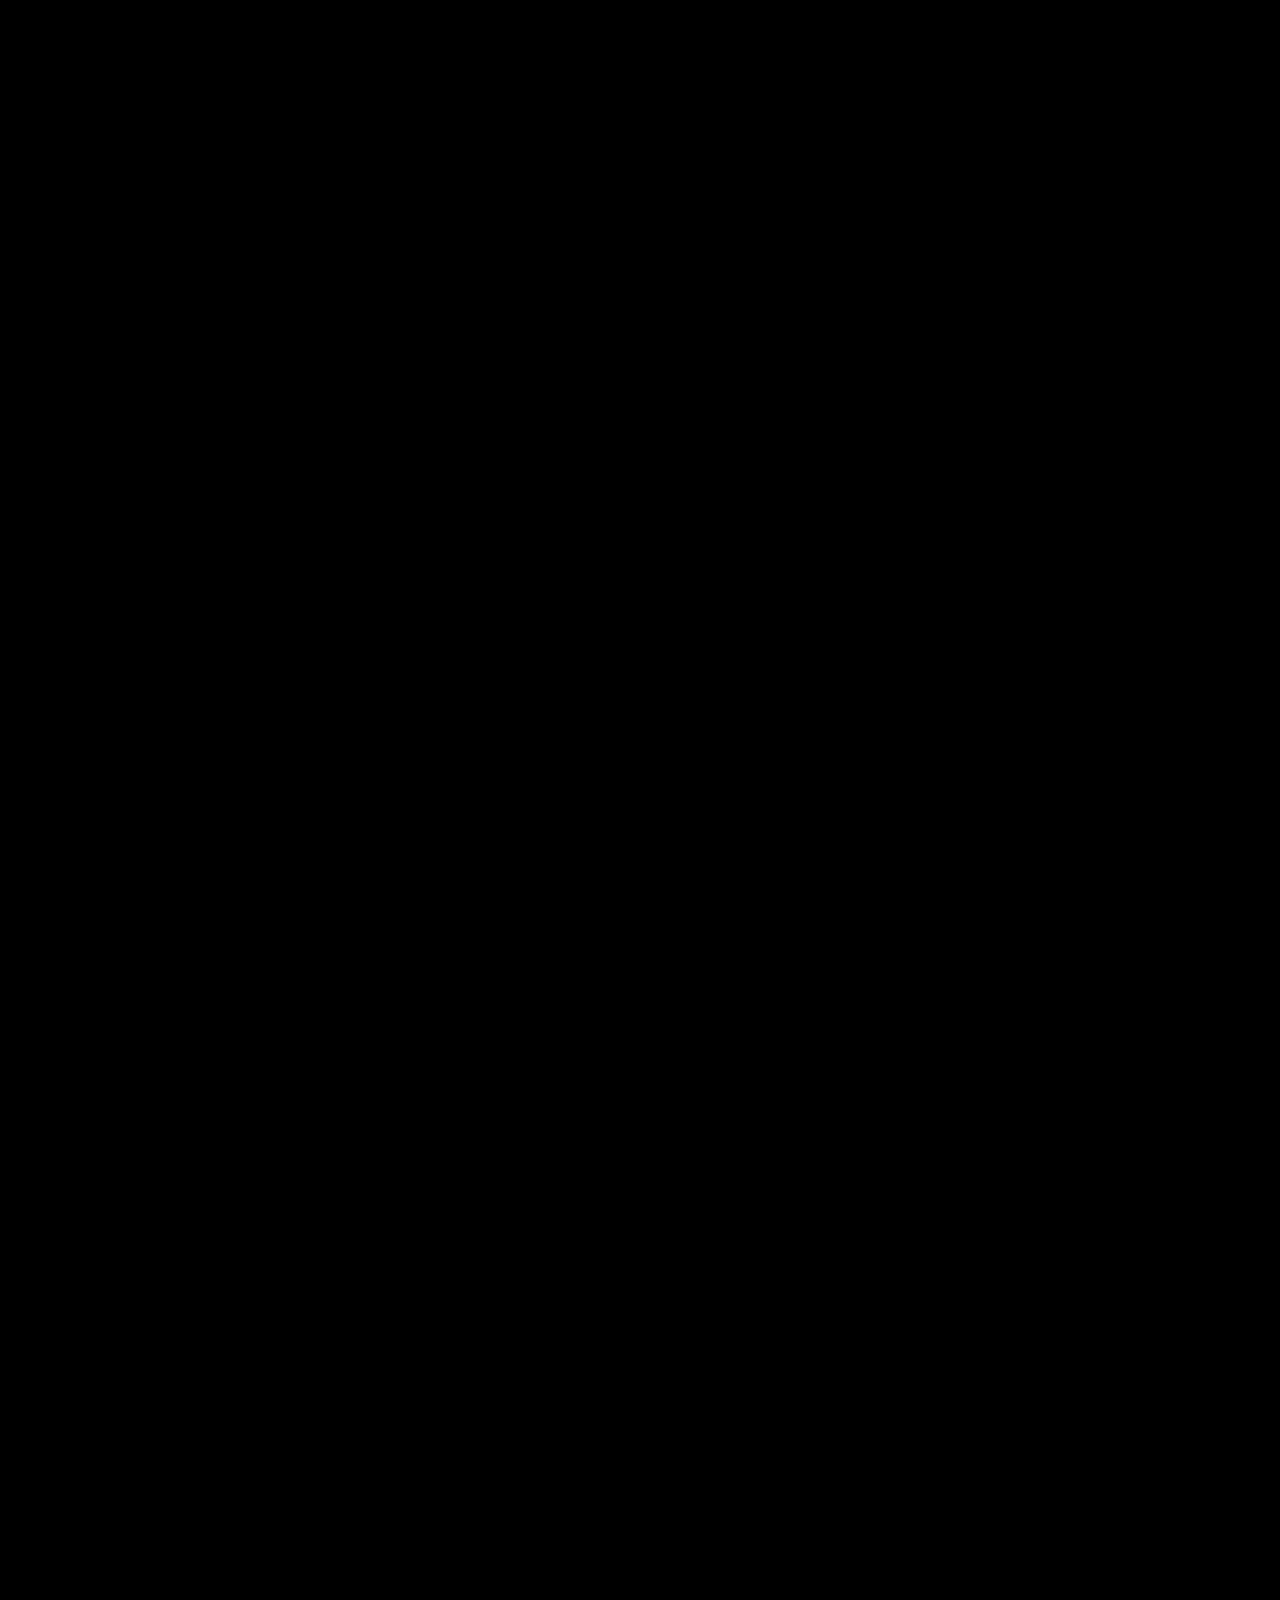
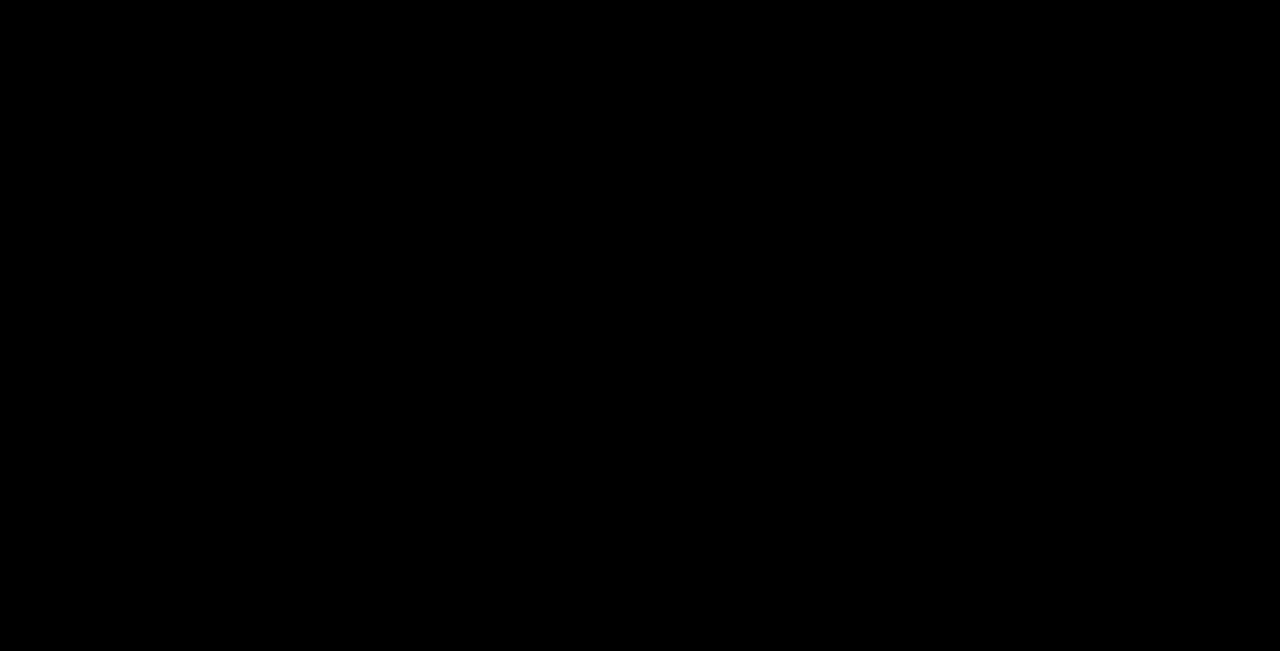
<file: public/Aaron Hampton.html>
<!doctype html>
<html lang="en">
<head>
<meta charset="utf-8" />
<meta name="viewport" content="width=device-width,initial-scale=1" />
<title>Aaron Hampton</title>
<link rel="preconnect" href="https://fonts.googleapis.com" />
<link rel="preconnect" href="https://fonts.gstatic.com" crossorigin />
<link href="https://fonts.googleapis.com/css2?family=IBM+Plex+Mono:wght@400;500&family=Instrument+Serif:ital@0;1&family=Inter+Tight:wght@400;500;600&display=swap" rel="stylesheet" />
<link rel="stylesheet" href="site.css" />
<style>
  /* ============================================================
     INTRO STATE
     Page loads in `.intro` state: ONLY the hero video is visible.
     After ~3.2s, the body adds `.revealed` and everything descends in.
     ============================================================ */
  html{background:#000}
  body{background:#000}

  /* Initial hidden state for every layer that should descend in */
  body.intro .site-nav,
  body.intro .hero__fg,
  body.intro .audio,
  body.intro .below{
    opacity:0;pointer-events:none;
  }
  body.intro .site-nav{transform:translateY(-24px)}
  body.intro .hero__fg{transform:translateY(-30px)}
  body.intro .audio{transform:translateY(16px)}
  body.intro .below{transform:translateY(40px)}

  /* While intro: pull the video in slowly (subtle push-in) */
  .hero__media{transition:transform 4s cubic-bezier(.2,.7,.2,1)}
  body.intro .hero__media{transform:scale(1.1)}

  /* Reveal — staggered */
  body.revealed .site-nav,
  body.revealed .hero__fg,
  body.revealed .audio,
  body.revealed .below{
    opacity:1;transform:none;pointer-events:auto;
    transition:opacity 1.1s cubic-bezier(.2,.7,.2,1),
               transform 1.4s cubic-bezier(.2,.7,.2,1);
  }
  body.revealed .site-nav  {transition-delay:0s}
  body.revealed .hero__fg  {transition-delay:.22s}
  body.revealed .audio     {transition-delay:.45s}
  body.revealed .below     {transition-delay:.35s}

  /* Hero name itself comes from a gentle blur — like a focus pull */
  .hero__name{
    animation:focusIn 1.6s cubic-bezier(.2,.7,.2,1) both;
    animation-delay:.22s;
  }
  body.intro .hero__name{animation-play-state:paused}

  /* ============================================================
     HERO
     ============================================================ */
  .hero{
    position:relative;height:100vh;width:100vw;
    overflow:hidden;isolation:isolate;
  }
  .hero__media{
    position:absolute;inset:-5% 0;z-index:0;overflow:hidden;
    will-change:transform;
  }
  .hero__media video, .hero__placeholder{
    position:absolute;inset:0;width:100%;height:100%;object-fit:cover;
  }
  .hero__placeholder{
    background:radial-gradient(120% 80% at 30% 40%, #2a2418 0%, #0a0a0b 55%, #000 100%);
    animation:drift 18s ease-in-out infinite alternate;
  }
  .hero__placeholder::before{
    content:"";position:absolute;inset:-10%;
    background:
      radial-gradient(50% 40% at 70% 30%, rgba(255,220,160,.10), transparent 60%),
      radial-gradient(50% 40% at 20% 80%, rgba(120,60,30,.18), transparent 60%);
    mix-blend-mode:screen;animation:drift2 22s ease-in-out infinite alternate;
  }
  .hero__grade{
    position:absolute;inset:0;z-index:1;pointer-events:none;
    background:
      linear-gradient(180deg, rgba(0,0,0,.4) 0%, rgba(0,0,0,.05) 25%, rgba(0,0,0,.05) 70%, rgba(0,0,0,.6) 100%),
      radial-gradient(120% 80% at 50% 50%, transparent 40%, rgba(0,0,0,.45) 100%);
  }
  .hero__fg{
    position:relative;z-index:3;height:100%;
    display:flex;flex-direction:column;justify-content:center;align-items:center;
    padding:0 36px;text-align:center;
    will-change:transform,opacity;
  }
  .hero__eyebrow{
    font-size:11px;letter-spacing:.36em;text-transform:uppercase;color:rgba(244,239,230,.75);
    margin-bottom:24px;
  }
  .hero__name{
    font-family:'Instrument Serif',Georgia,serif;font-weight:400;
    font-size:clamp(80px,18vw,300px);
    line-height:.84;letter-spacing:.005em;text-transform:uppercase;
    text-shadow:0 6px 40px rgba(0,0,0,.45);
    opacity:.35;mix-blend-mode:overlay;
    will-change:filter,transform;
  }
  .hero__location{
    margin-top:28px;
    font-size:12px;letter-spacing:.32em;text-transform:uppercase;color:rgba(244,239,230,.7);
  }

  .audio{
    position:fixed;right:24px;bottom:24px;z-index:41;
    display:flex;align-items:center;gap:9px;
    border:1px solid rgba(255,255,255,.2);
    padding:8px 12px;border-radius:999px;
    font:500 10px/1 'Inter Tight',sans-serif;letter-spacing:.3em;text-transform:uppercase;
    color:#fff;mix-blend-mode:difference;background:transparent;
    transition:border-color .2s, opacity 1.1s, transform 1.4s;
  }
  .audio:hover{border-color:#fff}
  .audio svg{width:11px;height:11px}

  /* ============================================================
     FEATURED WORK — full-bleed cinema with scroll reveal
     ============================================================ */
  .featured__head{
    max-width:1400px;margin:0 auto;padding:120px 36px 48px;
    display:flex;justify-content:space-between;align-items:end;gap:24px;flex-wrap:wrap;
  }
  .featured__head h2{
    font-family:'Instrument Serif',Georgia,serif;font-size:clamp(40px,5vw,72px);
    line-height:.95;text-transform:uppercase;
  }
  .featured__head .view-all{
    font-size:11px;letter-spacing:.32em;text-transform:uppercase;
    border-bottom:1px solid var(--ink-faint);padding-bottom:4px;
    transition:border-color .2s, padding .25s;
  }
  .featured__head .view-all:hover{border-color:var(--ink);padding-bottom:8px}

  /* Gentle snap only on cinema cards */
  html{scroll-snap-type:y proximity}
  .cinema{margin:0;padding:0;list-style:none}
  .cinema__card{
    position:relative;height:100vh;width:100%;
    overflow:hidden;scroll-snap-align:start;scroll-snap-stop:normal;
    isolation:isolate;background:#000;
  }
  .cinema__media{position:absolute;inset:0;z-index:0;overflow:hidden}
  .cinema__media .frame__placeholder{
    position:absolute;inset:0;
    transform:scale(1.18);filter:brightness(.7);
    transition:transform 1.6s cubic-bezier(.2,.7,.2,1), filter 1.2s ease;
  }
  .cinema__card.is-active .cinema__media .frame__placeholder{
    transform:scale(1);filter:brightness(1);
  }
  .cinema__grade{
    position:absolute;inset:0;z-index:1;pointer-events:none;
    background:linear-gradient(180deg, rgba(0,0,0,.35) 0%, rgba(0,0,0,.05) 30%, rgba(0,0,0,.2) 70%, rgba(0,0,0,.85) 100%);
  }
  /* Letterbox bars — close between cards, retract when card is in view */
  .cinema__bar{
    position:absolute;left:0;right:0;z-index:5;background:#000;
    transition:height 1.1s cubic-bezier(.7,0,.2,1);
    will-change:height;
  }
  .cinema__bar.t{top:0;height:50%}
  .cinema__bar.b{bottom:0;height:50%}
  .cinema__card.is-active .cinema__bar.t,
  .cinema__card.is-active .cinema__bar.b{height:6%}

  .cinema__overlay{
    position:absolute;inset:0;z-index:6;
    padding:6vh 6vw;
    display:grid;grid-template-rows:auto 1fr auto;
    color:#fff;pointer-events:none;
  }
  .cinema__top{
    display:flex;justify-content:space-between;align-items:start;
    font-family:'Instrument Serif',Georgia,serif;font-size:16px;letter-spacing:.18em;text-transform:uppercase;
    opacity:0;transform:translateY(-10px);
    transition:opacity .8s ease .2s, transform .8s cubic-bezier(.2,.7,.2,1) .2s;
  }
  .cinema__card.is-active .cinema__top{opacity:.85;transform:none}

  .cinema__bottom{
    display:flex;justify-content:space-between;align-items:end;gap:24px;
    opacity:0;transform:translateY(40px);
    transition:opacity .9s ease .35s, transform .9s cubic-bezier(.2,.7,.2,1) .35s;
  }
  .cinema__card.is-active .cinema__bottom{opacity:1;transform:none}

  .cinema__title{
    font-family:'Instrument Serif',Georgia,serif;font-weight:400;
    font-size:clamp(56px,11vw,200px);
    line-height:.84;letter-spacing:.005em;text-transform:uppercase;
    text-shadow:0 6px 40px rgba(0,0,0,.5);
  }
  .cinema__meta{
    text-align:right;display:flex;flex-direction:column;gap:6px;
    font-size:11px;letter-spacing:.3em;text-transform:uppercase;color:rgba(255,255,255,.85);
  }
  .cinema__meta .yr{
    font-family:'Instrument Serif',Georgia,serif;font-size:24px;letter-spacing:.05em;color:#fff;
  }
  /* Video-slot placeholder label (so the user knows where to drop a video) */
  .cinema__slot{
    position:absolute;left:50%;top:50%;transform:translate(-50%,-50%);
    z-index:6;
    font-family:'Instrument Serif',Georgia,serif;
    font-size:clamp(20px,2.2vw,32px);
    letter-spacing:.32em;text-transform:uppercase;
    color:rgba(255,255,255,.45);
    border:1px solid rgba(255,255,255,.18);
    padding:14px 24px;
    opacity:0;
    transition:opacity .8s ease .35s;
    pointer-events:none;
  }
  .cinema__card.is-active .cinema__slot{opacity:1}

  /* ============================================================
     QUOTE BLOCK — no flanking lines
     ============================================================ */
  .quote-block{
    padding:140px 36px;border-top:1px solid var(--hairline);
  }
  .quote-block__inner{
    max-width:1100px;margin:0 auto;
    display:flex;flex-direction:column;align-items:center;text-align:center;gap:36px;
  }
  .quote-block__mark{
    font-family:'Instrument Serif',Georgia,serif;
    font-size:clamp(160px,22vw,360px);
    line-height:.5;color:var(--ink-faint);
    user-select:none;pointer-events:none;margin-bottom:-30px;
  }
  .quote-block__text{
    font-family:'Instrument Serif',Georgia,serif;
    font-size:clamp(40px,6.5vw,108px);
    line-height:1.02;letter-spacing:.005em;text-transform:uppercase;
    text-wrap:balance;color:var(--ink);font-style:normal;
  }
  .quote-block__cite{
    font-style:normal;
    font-size:11px;letter-spacing:.36em;text-transform:uppercase;color:var(--ink-dim);
  }

  @media (max-width:800px){
    .hero__name{font-size:clamp(64px,20vw,140px)}
    .featured__head{padding:80px 20px 32px;flex-direction:column;align-items:flex-start;gap:14px}
    .cinema__overlay{padding:5vh 6vw}
    .cinema__title{font-size:clamp(48px,14vw,100px)}
    .quote-block{padding:80px 20px}
    .quote-block__inner{gap:24px}
    .quote-block__mark{margin-bottom:-16px}
  }

  @media (prefers-reduced-motion: reduce){
    *, *::before, *::after{animation-duration:.01ms !important; transition-duration:.01ms !important}
  }
</style>
</head>
<body class="intro">

<!-- TOP NAV -->
<nav class="site-nav" aria-label="Primary">
  <a href="Aaron Hampton.html" class="home-mark">AARON HAMPTON</a>
  <ul>
    <li><a href="work.html">Work</a></li>
    <li><a href="about.html">About</a></li>
    <li><a href="clients.html">Clients</a></li>
    <li><a href="contact.html">Contact</a></li>
  </ul>
</nav>

<!-- HERO -->
<section class="hero" data-screen-label="01 Hero">
  <div class="hero__media" id="heroMedia">
    <!-- Replace with: <video src="reel.mp4" autoplay muted loop playsinline></video> -->
    <div class="hero__placeholder" aria-hidden="true"></div>
  </div>
  <div class="hero__grade" aria-hidden="true"></div>

  <div class="hero__fg" id="heroFg">
    <div class="hero__eyebrow">Director, Cinematographer</div>
    <h1 class="hero__name">Aaron Hampton</h1>
    <div class="hero__location">Based in the DMV</div>
  </div>
</section>

<button class="audio" id="audioBtn" aria-pressed="false" aria-label="Toggle audio">
  <svg viewBox="0 0 24 24" fill="none" stroke="currentColor" stroke-width="1.8" stroke-linecap="round" stroke-linejoin="round"><polygon points="11 5 6 9 2 9 2 15 6 15 11 19 11 5"/><line x1="23" y1="9" x2="17" y2="15"/><line x1="17" y1="9" x2="23" y2="15"/></svg>
  <span>Sound Off</span>
</button>

<!-- Everything below the hero gets one wrapper so it can be reveal-tagged together -->
<div class="below">

  <!-- TRUSTED BY -->
  <section class="trusted" id="clients-strip">
    <div class="trusted__inner">
      <div class="trusted__label"><span>Trusted By</span></div>
      <div class="trusted__logos">
        <a class="trusted__logo" href="clients.html" aria-label="Towson University Tigers"><img src="assets/towson.png" alt="Towson University Tigers" /></a>
        <a class="trusted__logo" href="clients.html" aria-label="Towson University"><img src="assets/towson-seal.png" alt="Towson University Seal" /></a>
        <a class="trusted__logo" href="clients.html" aria-label="Morgan State University"><img src="assets/morgan-state.svg" alt="Morgan State University" /></a>
        <a class="trusted__logo" href="clients.html" aria-label="Kappa Alpha Psi"><img src="assets/kappa-alpha-psi.png" alt="Kappa Alpha Psi" /></a>
        <a class="trusted__logo" href="clients.html" aria-label="Sigma Gamma Rho"><img src="assets/sigma-gamma-rho.png" alt="Sigma Gamma Rho" /></a>
        <a class="trusted__logo" href="clients.html" aria-label="DC Power FC"><img src="assets/power-fc.png" alt="DC Power FC" /></a>
      </div>
    </div>
  </section>

  <!-- FEATURED WORK — full-bleed cinema -->
  <section class="featured" id="work">
    <div class="featured__head">
      <h2>Selected Work<br/>2026</h2>
    </div>

    <ol class="cinema" id="cinema">
      <li class="cinema__card" data-num="01">
        <div class="cinema__media"><div class="frame__placeholder frame__placeholder--warm"></div></div>
        <div class="cinema__grade"></div>
        <div class="cinema__bar t"></div>
        <div class="cinema__bar b"></div>
        <div class="cinema__slot" aria-hidden="true">Video 01</div>
      </li>

      <li class="cinema__card" data-num="02">
        <div class="cinema__media"><div class="frame__placeholder frame__placeholder--cool"></div></div>
        <div class="cinema__grade"></div>
        <div class="cinema__bar t"></div>
        <div class="cinema__bar b"></div>
        <div class="cinema__slot" aria-hidden="true">Video 02</div>
      </li>

      <li class="cinema__card" data-num="03">
        <div class="cinema__media"><div class="frame__placeholder frame__placeholder--ember"></div></div>
        <div class="cinema__grade"></div>
        <div class="cinema__bar t"></div>
        <div class="cinema__bar b"></div>
        <div class="cinema__slot" aria-hidden="true">Video 03</div>
      </li>
    </ol>
  </section>

  <!-- QUOTE -->
  <section class="quote-block" id="about">
    <div class="quote-block__inner">
      <span class="quote-block__mark" aria-hidden="true">&ldquo;</span>
      <blockquote class="quote-block__text">I shoot anywhere a camera fits.</blockquote>
      <cite class="quote-block__cite">Aaron Hampton</cite>
    </div>
  </section>

  <!-- FOOTER -->
  <footer class="site-foot">
    <div class="site-foot__big">
      <span>Let's make<br/>something.</span><br/>
      <a href="contact.html">filmedby3kk@gmail.com</a>
    </div>
    <div>
      <h4>Index</h4>
      <ul>
        <li><a href="work.html">Work</a></li>
        <li><a href="about.html">About</a></li>
        <li><a href="clients.html">Clients</a></li>
        <li><a href="contact.html">Contact</a></li>
      </ul>
    </div>
    <div>
      <h4>Elsewhere</h4>
      <div class="socials">
        <a href="https://www.instagram.com/avisionstudio_/" target="_blank" rel="noopener" aria-label="Instagram"><img src="assets/instagram.png" alt="Instagram" /></a>
        <a href="https://www.linkedin.com/in/aaron-hampton-4b6a33285/" target="_blank" rel="noopener" aria-label="LinkedIn"><img src="assets/linkedin.svg" alt="LinkedIn" /></a>
      </div>
    </div>
    <div class="site-foot__base">
      <span>© Aaron Hampton</span>
      <span>Based in the DMV</span>
      <span>Available worldwide</span>
    </div>
  </footer>

</div>

<div class="patina" aria-hidden="true">
  <div class="grain"></div>
  <div class="scan"></div>
  <div class="vig"></div>
</div>

<script>
  /* ============================================================
     INTRO: hold the body in `.intro` for ~3.2s, then reveal
     ============================================================ */
  (function intro(){
    // Skip the wait if user navigates with a hash (returning to a section)
    const fast = location.hash && location.hash !== '#';
    const delay = fast ? 100 : 3200;
    setTimeout(() => {
      document.body.classList.remove('intro');
      document.body.classList.add('revealed');
    }, delay);
  })();

  /* ============================================================
     HERO PARALLAX
     ============================================================ */
  (function parallax(){
    const media = document.getElementById('heroMedia');
    const fg    = document.getElementById('heroFg');
    let raf = null;
    function update(){
      const y  = window.scrollY;
      const vh = window.innerHeight;
      if (y < vh * 1.3){
        media.style.transform = `translate3d(0, ${y * 0.55}px, 0) scale(1.08)`;
        fg.style.opacity      = Math.max(0, 1 - y / (vh * 0.7));
      }
      raf = null;
    }
    window.addEventListener('scroll', () => {
      if (raf) return;
      raf = requestAnimationFrame(update);
    }, {passive:true});
  })();

  /* ============================================================
     CINEMA CARDS — scroll reveal via IntersectionObserver
     ============================================================ */
  (function cinema(){
    const cards = document.querySelectorAll('.cinema__card');
    if (!('IntersectionObserver' in window)){
      cards.forEach(c => c.classList.add('is-active'));
      return;
    }
    const io = new IntersectionObserver(entries => {
      entries.forEach(e => {
        if (e.intersectionRatio > 0.55) e.target.classList.add('is-active');
        else if (e.intersectionRatio < 0.3) e.target.classList.remove('is-active');
      });
    }, { threshold: [0, 0.3, 0.55, 0.8, 1] });
    cards.forEach(c => io.observe(c));
  })();

  /* ============================================================
     AUDIO TOGGLE (works when a real <video> with audio is dropped in)
     ============================================================ */
  const btn = document.getElementById('audioBtn');
  btn.addEventListener('click', () => {
    const on = btn.getAttribute('aria-pressed') === 'true';
    const next = !on;
    btn.setAttribute('aria-pressed', String(next));
    btn.querySelector('span').textContent = next ? 'Sound On' : 'Sound Off';
    const v = document.querySelector('.hero__media video');
    if (v) v.muted = !next;
  });

  /* ============================================================
     FOCUS-IN keyframes (used by .hero__name only on this page)
     ============================================================ */
</script>
<style>
  @keyframes focusIn{
    0%   { filter: blur(40px); opacity: .25; transform: scale(1.06); }
    60%  { filter: blur(6px);  opacity: .85; }
    100% { filter: blur(0);    opacity: 1;   transform: scale(1); }
  }
</style>
</body>
</html>
</file>
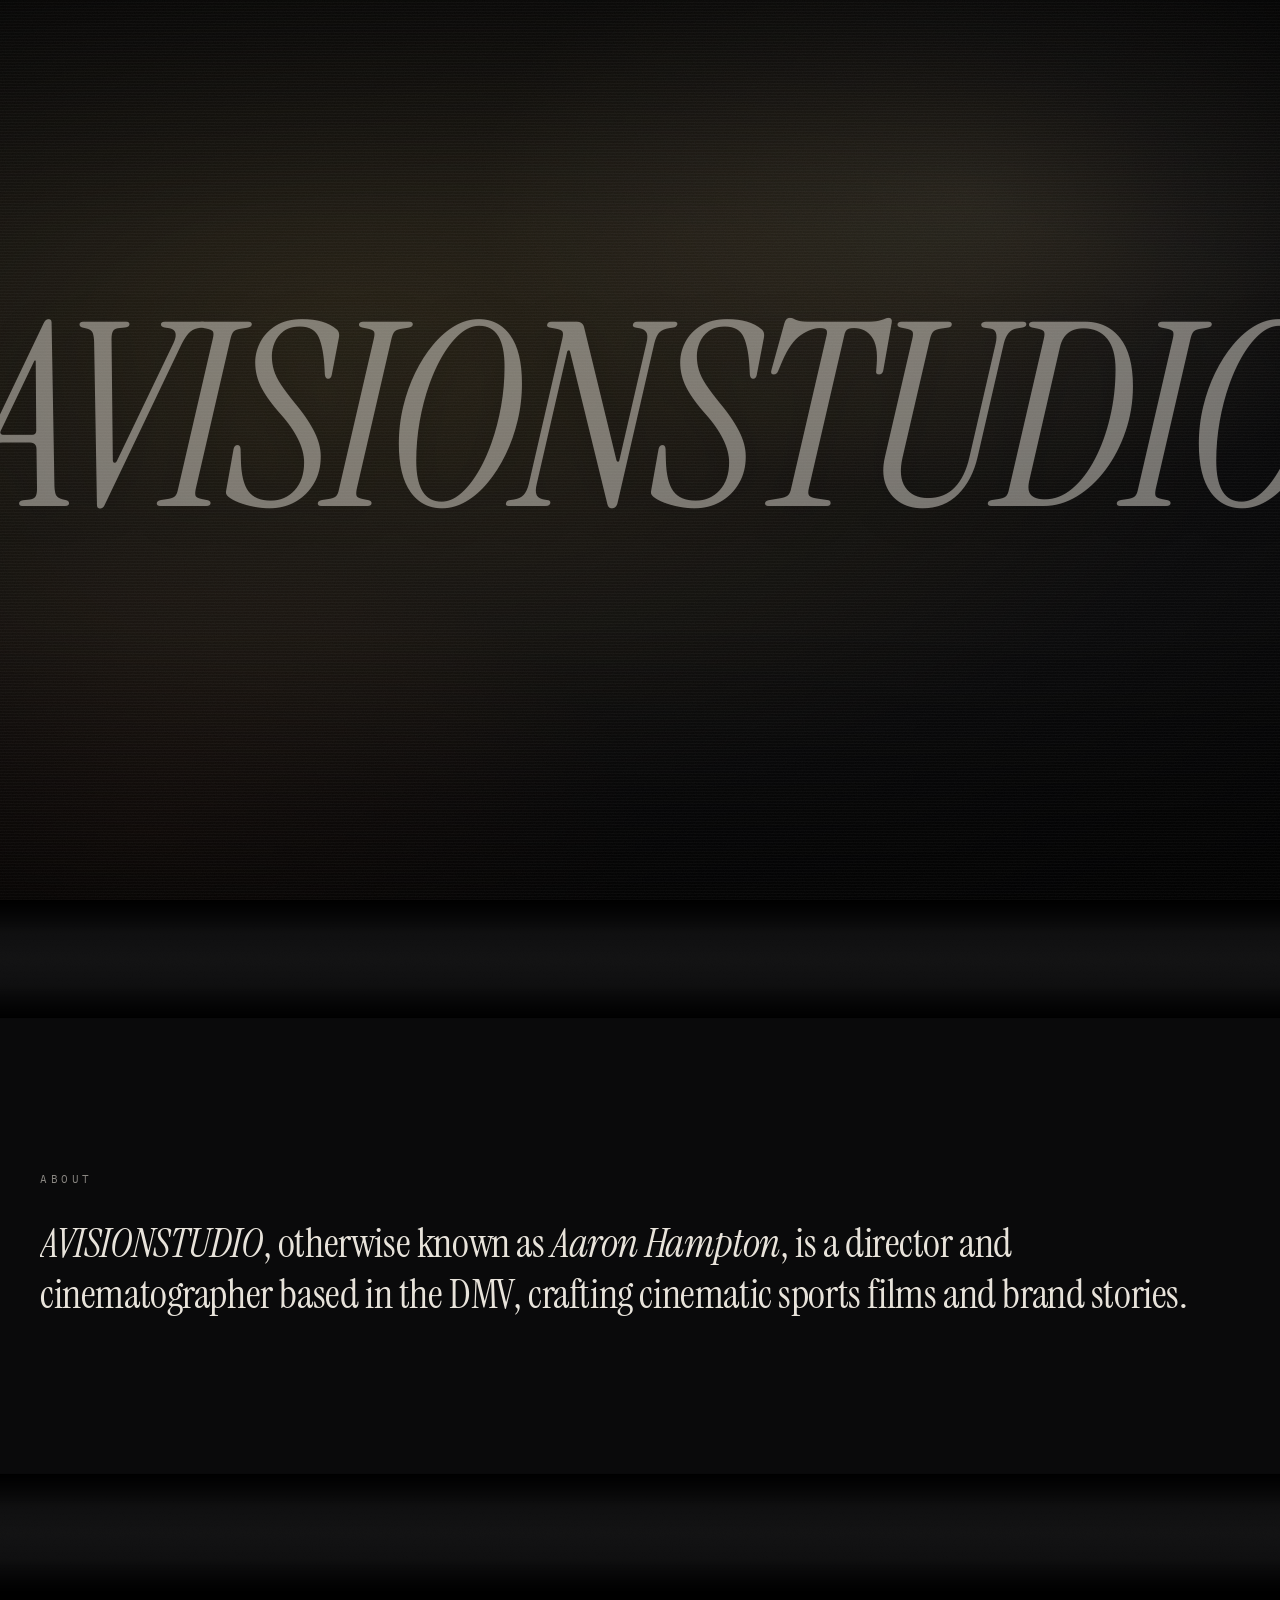
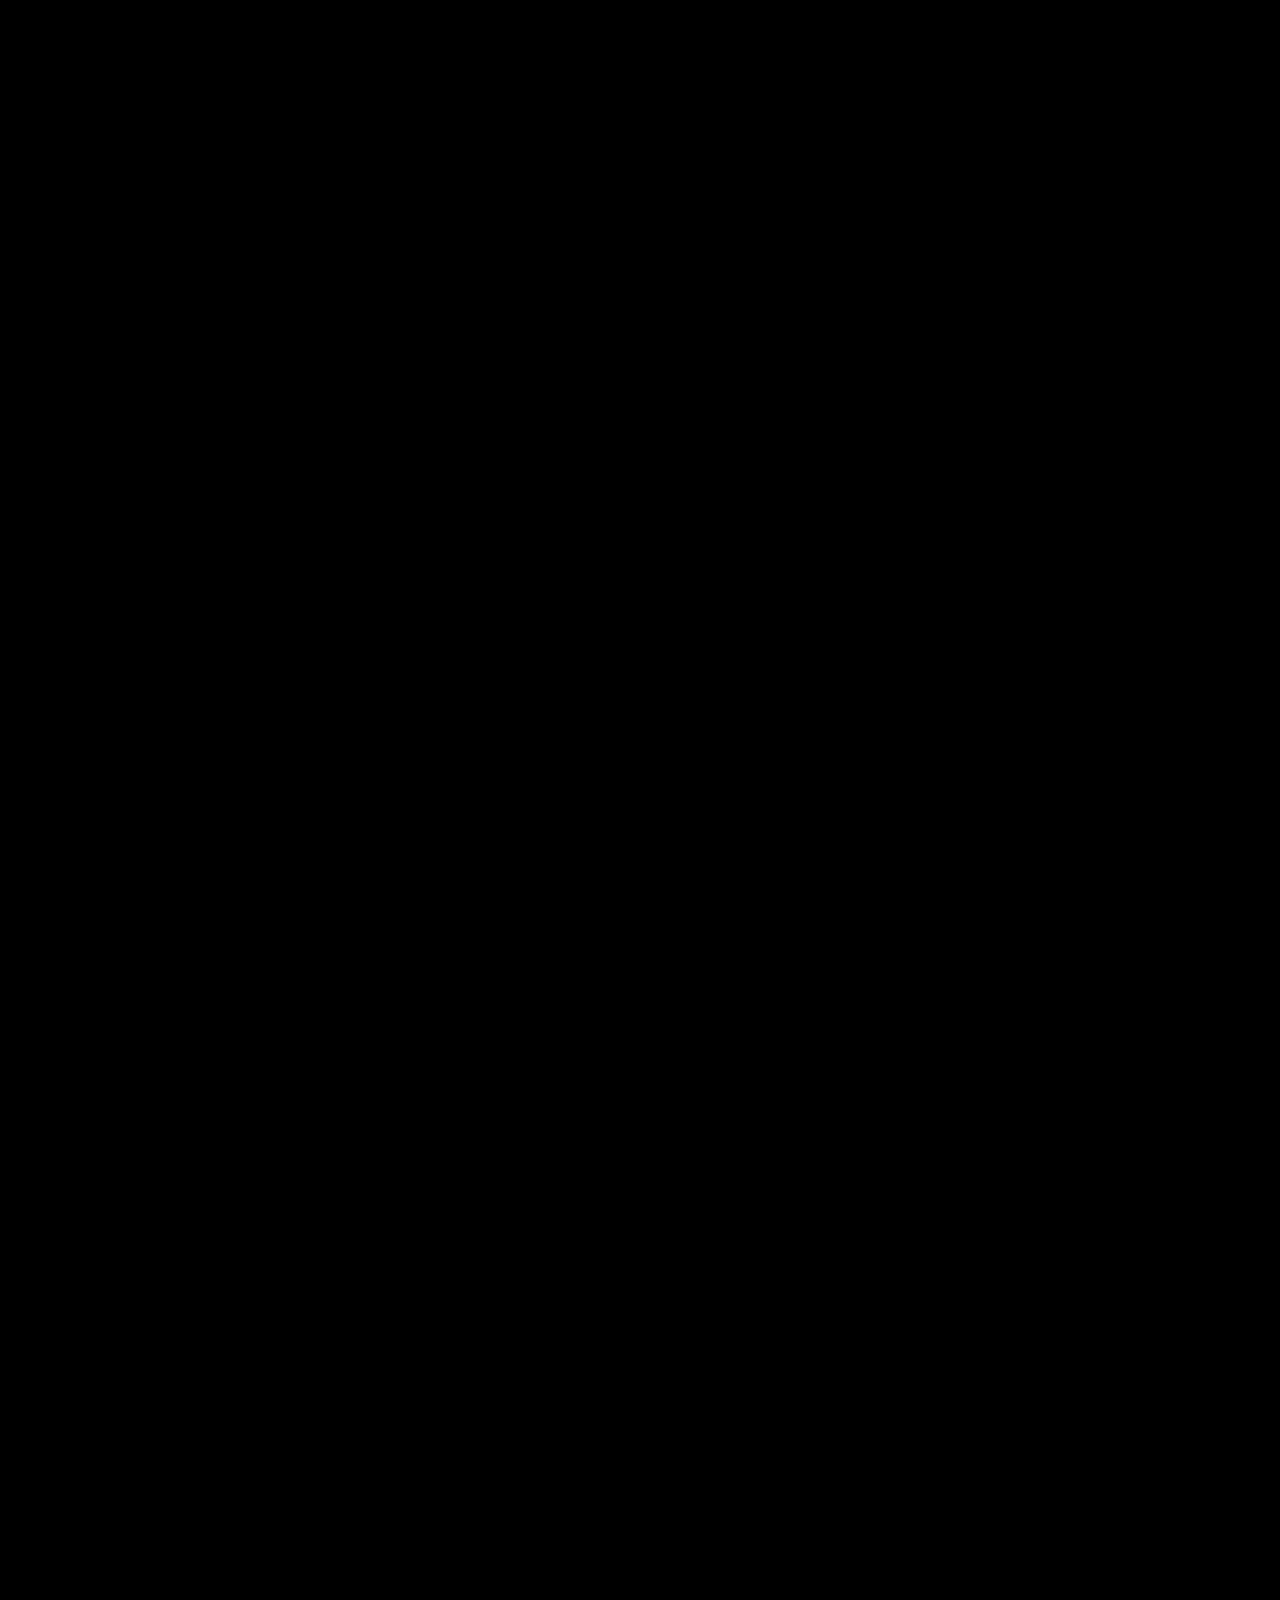
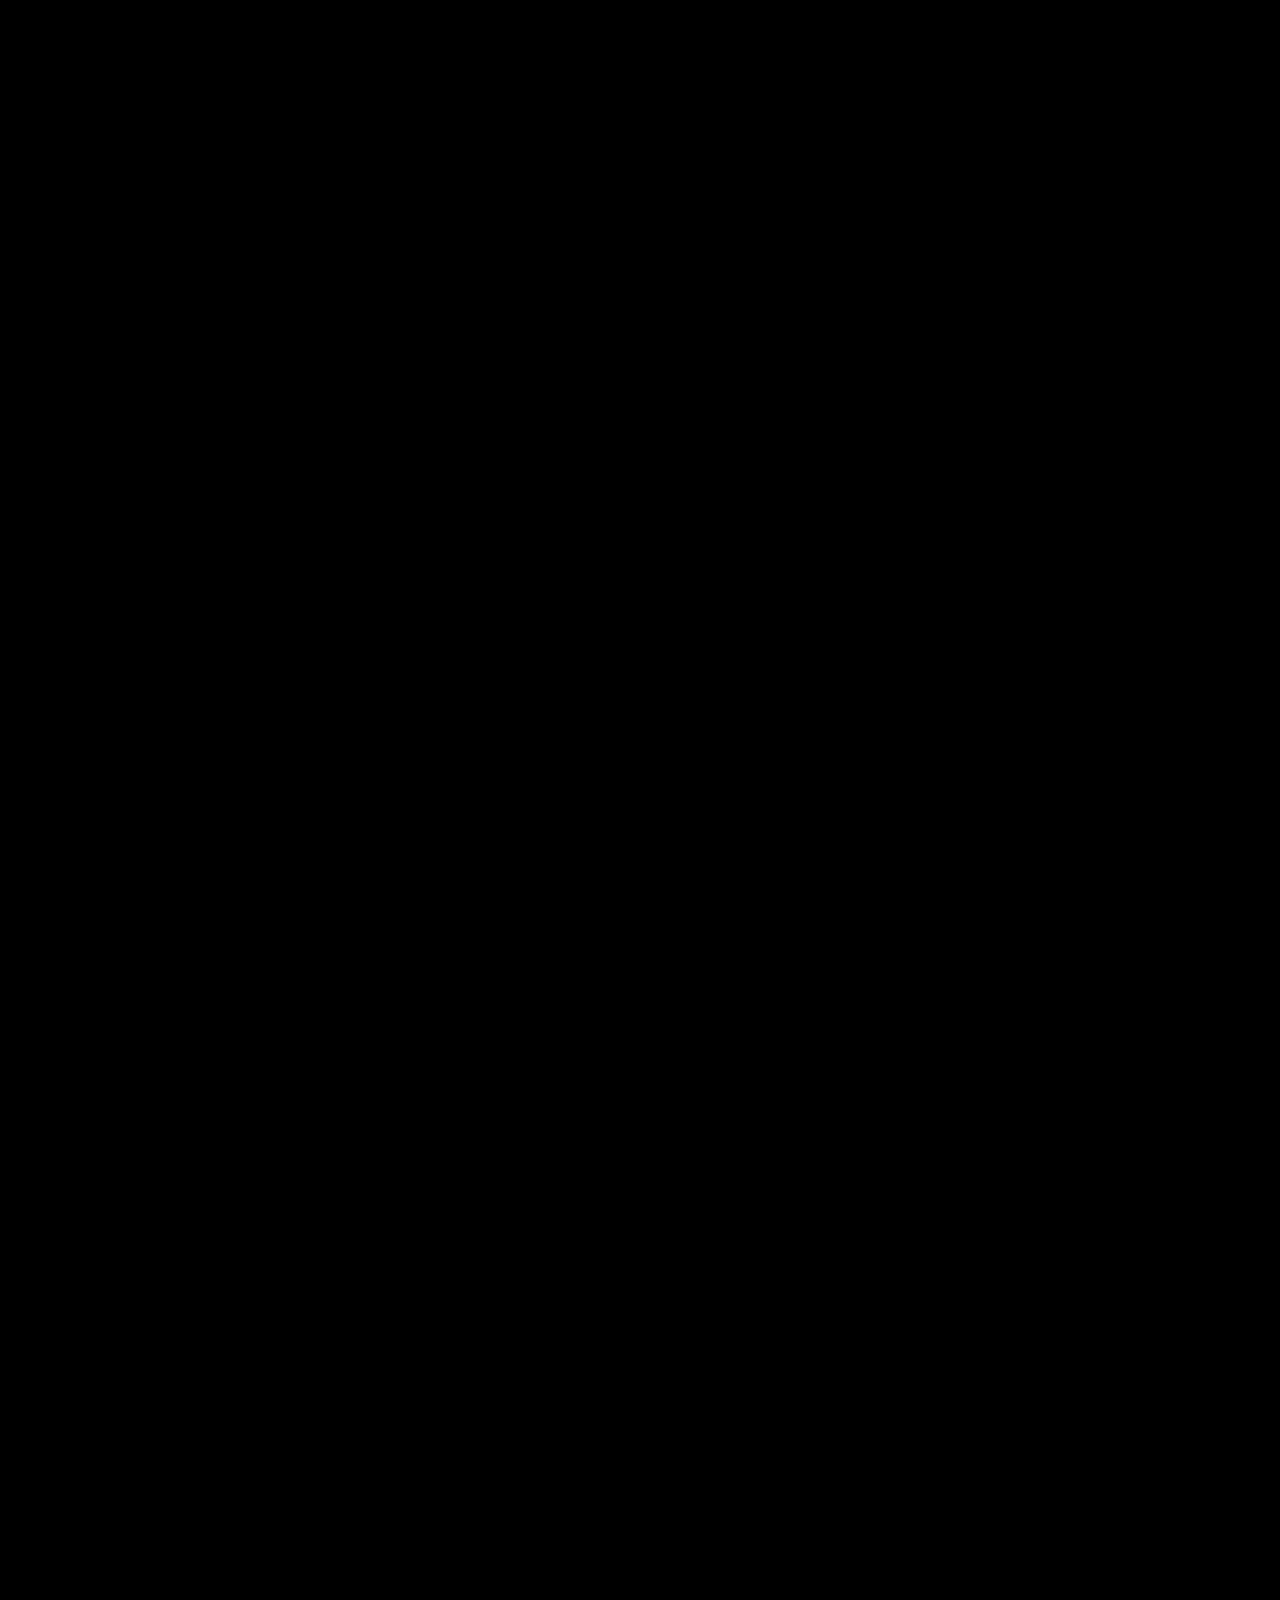
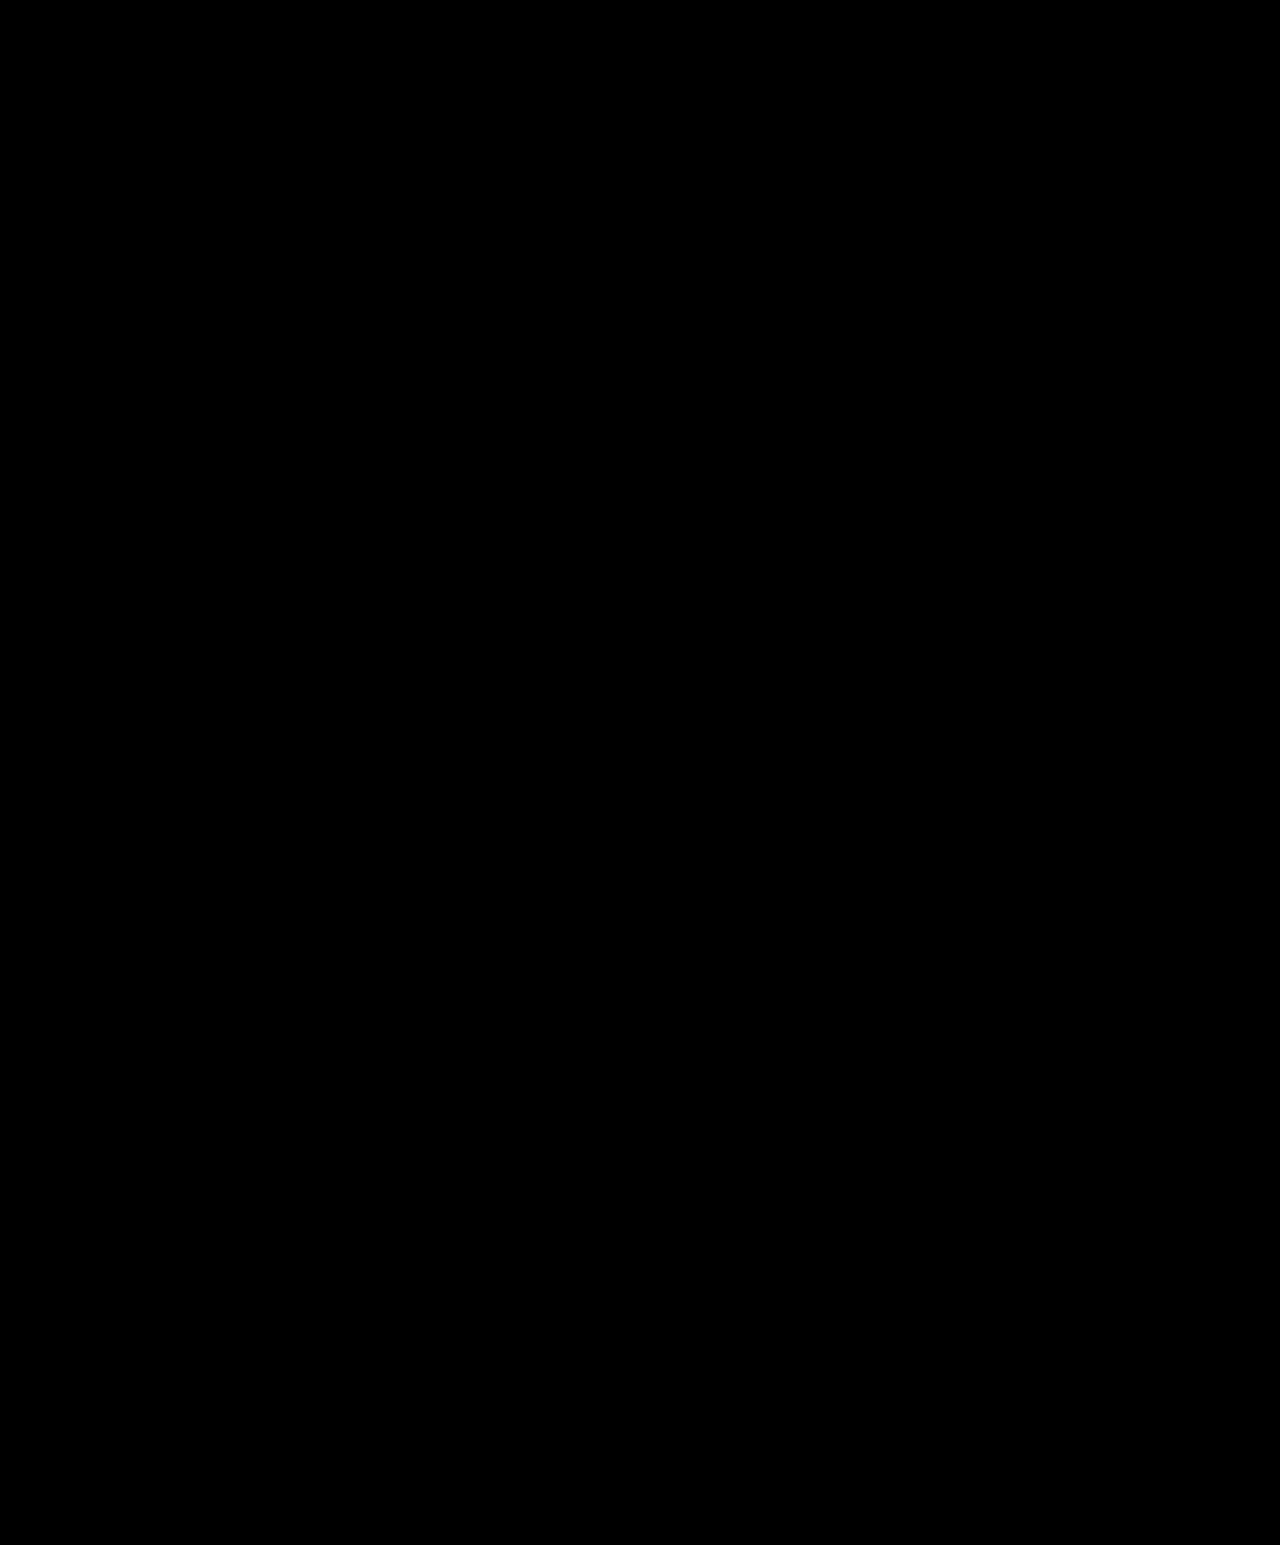
<file: public/Aaron_Hampton.html>
<!doctype html>
<html lang="en">
<head>
<meta charset="utf-8" />
<meta name="viewport" content="width=device-width,initial-scale=1" />
<title>Aaron Hampton</title>
<meta name="description" content="HB.3KK / Aaron Hampton — director and cinematographer based in the DMV. Cinematic sports films and brand stories." />
<link rel="canonical" href="https://aaronhampton.tv/Aaron_Hampton.html" />
<link rel="sitemap" type="application/xml" href="sitemap.xml" />
<link rel="icon" type="image/png" href="favicon.png" />
<link rel="apple-touch-icon" href="favicon.png" />
<meta property="og:image" content="https://pixel-perfect-clone-21628.lovable.app/assets/og-image.jpg" />
<meta name="twitter:image" content="https://pixel-perfect-clone-21628.lovable.app/assets/og-image.jpg" />
<link rel="preconnect" href="https://fonts.googleapis.com" />
<link rel="preconnect" href="https://fonts.gstatic.com" crossorigin />
  <link rel="preconnect" href="https://www.dropbox.com" crossorigin />
  <link rel="preconnect" href="https://dl.dropboxusercontent.com" crossorigin />
<link rel="preload" as="image" href="assets/hb3kk-logo.png" fetchpriority="high" />
<link href="https://fonts.googleapis.com/css2?family=IBM+Plex+Mono:wght@400;500&family=Instrument+Serif:ital@0;1&family=Inter+Tight:wght@400;500;600&display=swap" rel="stylesheet" />
<link rel="stylesheet" href="site.css" />
<style>
  /* ============================================================
     INTRO STATE
     Page loads in `.intro` state: ONLY the hero video is visible.
     After ~3.2s, the body adds `.revealed` and everything descends in.
     ============================================================ */
  html{background:#000}
  body{background:#000}

  /* Initial hidden state for every layer that should descend in */
  body.intro .site-nav,
  body.intro .hero__fg,
  body.intro .audio,
  body.intro .below{
    opacity:0;pointer-events:none;
  }
  body.intro .site-nav{transform:translateY(-24px)}
  body.intro .hero__fg{transform:translateY(-30px)}
  body.intro .audio{transform:translateY(16px)}
  body.intro .below{transform:translateY(40px)}

  /* While intro: pull the video in slowly (subtle push-in) */
  .hero__media{transition:transform 4s cubic-bezier(.2,.7,.2,1)}
  body.intro .hero__media{transform:scale(1.1)}

  /* Reveal — staggered */
  body.revealed .site-nav,
  body.revealed .hero__fg,
  body.revealed .audio,
  body.revealed .below{
    opacity:1;transform:none;pointer-events:auto;
    transition:opacity 1.1s cubic-bezier(.2,.7,.2,1),
               transform 1.4s cubic-bezier(.2,.7,.2,1);
  }
  body.revealed .site-nav  {transition-delay:0s}
  body.revealed .hero__fg  {transition-delay:.22s}
  body.revealed .audio     {transition-delay:.45s}
  body.revealed .below     {transition-delay:.35s}

  /* Hero name itself comes from a gentle blur — like a focus pull */
  .hero__name{
    animation:focusIn 1.6s cubic-bezier(.2,.7,.2,1) both;
    animation-delay:.22s;
  }
  body.intro .hero__name{animation-play-state:paused}

  /* ============================================================
     HERO
     ============================================================ */
  .hero{
    position:relative;height:100vh;width:100vw;
    overflow:hidden;isolation:isolate;
  }
  .hero__media{
    position:absolute;inset:-5% 0;z-index:0;overflow:hidden;
    will-change:transform;
  }
  .hero__media video, .hero__placeholder{
    position:absolute;inset:0;width:100%;height:100%;object-fit:cover;
  }
  .hero__placeholder{
    background:radial-gradient(120% 80% at 30% 40%, #2a2418 0%, #0a0a0b 55%, #000 100%);
    animation:drift 18s ease-in-out infinite alternate;
  }
  .hero__placeholder::before{
    content:"";position:absolute;inset:-10%;
    background:
      radial-gradient(50% 40% at 70% 30%, rgba(255,220,160,.10), transparent 60%),
      radial-gradient(50% 40% at 20% 80%, rgba(120,60,30,.18), transparent 60%);
    mix-blend-mode:screen;animation:drift2 22s ease-in-out infinite alternate;
  }
  .hero__grade{
    position:absolute;inset:0;z-index:1;pointer-events:none;
    background:
      linear-gradient(180deg, rgba(0,0,0,.4) 0%, rgba(0,0,0,.05) 25%, rgba(0,0,0,.05) 70%, rgba(0,0,0,.6) 100%),
      radial-gradient(120% 80% at 50% 50%, transparent 40%, rgba(0,0,0,.45) 100%);
  }
  .hero__fg{
    position:relative;z-index:3;height:100%;
    display:flex;flex-direction:column;justify-content:center;align-items:center;
    padding:0 36px;text-align:center;
    will-change:transform,opacity;
  }
  .hero__eyebrow{
    font-family:var(--mono);
    font-size:11px;letter-spacing:.32em;text-transform:uppercase;color:rgba(244,239,230,.75);
    margin-bottom:24px;
  }
  .hero__name{
    font-family:'Instrument Serif',serif;font-weight:400;font-style:italic;
    font-size:clamp(90px,20vw,320px);
    line-height:.88;letter-spacing:-.02em;text-transform:none;
    text-shadow:0 6px 40px rgba(0,0,0,.55);
    will-change:filter,transform;
  }
  .hero__location{
    margin-top:28px;
    font-family:var(--mono);
    font-size:11px;letter-spacing:.28em;text-transform:uppercase;color:rgba(244,239,230,.7);
  }

  .audio{
    position:fixed;right:24px;bottom:24px;z-index:41;
    display:flex;align-items:center;gap:9px;
    border:1px solid rgba(255,255,255,.2);
    padding:8px 12px;border-radius:999px;
    font:400 10px/1 var(--mono);letter-spacing:.26em;text-transform:uppercase;
    color:#fff;mix-blend-mode:difference;background:transparent;
    transition:border-color .2s, opacity 1.1s, transform 1.4s;
  }
  .audio:hover{border-color:#fff}
  .audio svg{width:11px;height:11px}

  /* ============================================================
     FEATURED WORK — full-bleed cinema with scroll reveal
     ============================================================ */
  .featured__head{
    max-width:1400px;margin:0 auto;padding:120px 36px 48px;
    display:flex;justify-content:space-between;align-items:end;gap:24px;flex-wrap:wrap;
  }
  .featured__head h2{
    font-family:'Instrument Serif',Georgia,serif;font-size:clamp(40px,5vw,72px);
    line-height:.95;text-transform:uppercase;
  }
  .featured__head .view-all{
    font-family:var(--mono);
    font-size:11px;letter-spacing:.24em;text-transform:uppercase;
    border-bottom:1px solid var(--ink-faint);padding-bottom:4px;
    transition:border-color .2s, padding .25s;
  }
  .featured__head .view-all:hover{border-color:var(--ink);padding-bottom:8px}

  /* Gentle snap only on cinema cards */
  html{scroll-snap-type:y proximity}
  .cinema{margin:0;padding:0;list-style:none}
  .cinema__card{
    position:relative;height:100vh;width:100%;
    overflow:hidden;scroll-snap-align:start;scroll-snap-stop:normal;
    isolation:isolate;background:#000;
  }
  .cinema__media{position:absolute;inset:0;z-index:0;overflow:hidden}
  .cinema__media .frame__placeholder{
    position:absolute;inset:0;
    transform:scale(1.18);filter:brightness(.7);
    transition:transform 1.6s cubic-bezier(.2,.7,.2,1), filter 1.2s ease;
  }
  .cinema__card.is-active .cinema__media .frame__placeholder{
    transform:scale(1);filter:brightness(1);
  }
  .cinema__grade{
    position:absolute;inset:0;z-index:1;pointer-events:none;
    background:linear-gradient(180deg, rgba(0,0,0,.35) 0%, rgba(0,0,0,.05) 30%, rgba(0,0,0,.2) 70%, rgba(0,0,0,.85) 100%);
  }
  /* Letterbox bars — close between cards, retract when card is in view */
  .cinema__bar{
    position:absolute;left:0;right:0;z-index:5;background:#000;
    transition:height 1.1s cubic-bezier(.7,0,.2,1);
    will-change:height;
  }
  .cinema__bar.t{top:0;height:50%}
  .cinema__bar.b{bottom:0;height:50%}
  .cinema__card.is-active .cinema__bar.t,
  .cinema__card.is-active .cinema__bar.b{height:6%}

  .cinema__overlay{
    position:absolute;inset:0;z-index:6;
    padding:6vh 6vw;
    display:grid;grid-template-rows:auto 1fr auto;
    color:#fff;pointer-events:none;
  }
  .cinema__top{
    display:flex;justify-content:space-between;align-items:start;
    font-family:var(--mono);font-size:11px;letter-spacing:.24em;text-transform:uppercase;
    opacity:0;transform:translateY(-10px);
    transition:opacity .8s ease .2s, transform .8s cubic-bezier(.2,.7,.2,1) .2s;
  }
  .cinema__card.is-active .cinema__top{opacity:.85;transform:none}

  .cinema__bottom{
    display:flex;justify-content:space-between;align-items:end;gap:24px;
    opacity:0;transform:translateY(40px);
    transition:opacity .9s ease .35s, transform .9s cubic-bezier(.2,.7,.2,1) .35s;
  }
  .cinema__card.is-active .cinema__bottom{opacity:1;transform:none}

  .cinema__title{
    font-family:'Instrument Serif',Georgia,serif;font-weight:400;
    font-size:clamp(56px,11vw,200px);
    line-height:.84;letter-spacing:.005em;text-transform:uppercase;
    text-shadow:0 6px 40px rgba(0,0,0,.5);
  }
  .cinema__meta{
    text-align:right;display:flex;flex-direction:column;gap:6px;
    font-family:var(--mono);
    font-size:11px;letter-spacing:.24em;text-transform:uppercase;color:rgba(255,255,255,.85);
  }
  .cinema__meta .yr{
    font-family:var(--mono);font-size:14px;letter-spacing:.18em;color:#fff;
  }
  /* Video-slot placeholder label (so the user knows where to drop a video) */
  .cinema__slot{
    position:absolute;left:50%;top:50%;transform:translate(-50%,-50%);
    z-index:6;
    font-family:'Instrument Serif',Georgia,serif;
    font-size:clamp(20px,2.2vw,32px);
    letter-spacing:.32em;text-transform:uppercase;
    color:rgba(255,255,255,.45);
    border:1px solid rgba(255,255,255,.18);
    padding:14px 24px;
    opacity:0;
    transition:opacity .8s ease .35s;
    pointer-events:none;
  }
  .cinema__card.is-active .cinema__slot{opacity:1}

  /* ============================================================
     QUOTE BLOCK — no flanking lines
     ============================================================ */
  .quote-block{
    padding:140px 36px;border-top:1px solid var(--hairline);
  }
  .quote-block__inner{
    max-width:1100px;margin:0 auto;
    display:flex;flex-direction:column;align-items:center;text-align:center;gap:36px;
  }
  .quote-block__mark{
    font-family:'Instrument Serif',Georgia,serif;
    font-size:clamp(160px,22vw,360px);
    line-height:.5;color:var(--ink-faint);
    user-select:none;pointer-events:none;margin-bottom:-30px;
  }
  .quote-block__text{
    font-family:'Instrument Serif',Georgia,serif;
    font-size:clamp(40px,6.5vw,108px);
    line-height:1.02;letter-spacing:.005em;text-transform:uppercase;
    text-wrap:balance;color:var(--ink);font-style:normal;
  }
  .quote-block__cite{
    font-style:normal;
    font-family:var(--mono);
    font-size:11px;letter-spacing:.28em;text-transform:uppercase;color:var(--ink-dim);
  }

  @media (max-width:800px){
    .hero__name{font-size:clamp(64px,20vw,140px)}
    .featured__head{padding:80px 20px 32px;flex-direction:column;align-items:flex-start;gap:14px}
    .cinema__overlay{padding:5vh 6vw}
    .cinema__title{font-size:clamp(48px,14vw,100px)}
    .quote-block{padding:80px 20px}
    .quote-block__inner{gap:24px}
    .quote-block__mark{margin-bottom:-16px}
  }

  /* ============================================================
     INTRO / BIO — under hero
     ============================================================ */
  .intro-bio{
    background:#0a0a0b;
    padding:clamp(72px,12vw,160px) 36px;
    border-top:1px solid rgba(255,255,255,.06);
  }
  .intro-bio__inner{max-width:1200px;margin:0 auto;text-align:left}
  .intro-bio__eyebrow{
    font-family:var(--mono);
    font-size:11px;letter-spacing:.32em;text-transform:uppercase;
    color:rgba(244,239,230,.55);margin-bottom:32px;
  }
  .intro-bio__copy{
    font-family:'Instrument Serif',serif;font-weight:400;
    font-size:clamp(24px,3.2vw,44px);line-height:1.25;letter-spacing:-.01em;
    color:rgba(244,239,230,.92);margin:0;
    /* left-to-right wipe reveal */
    background-image:linear-gradient(90deg, rgba(244,239,230,.95) 0%, rgba(244,239,230,.95) 50%, rgba(244,239,230,.18) 50%, rgba(244,239,230,.18) 100%);
    background-size:200% 100%;
    background-position:100% 0;
    -webkit-background-clip:text;background-clip:text;
    color:transparent;
    transition:background-position 1.8s cubic-bezier(.2,.7,.2,1);
  }
  .intro-bio.is-in .intro-bio__copy{background-position:0 0}
  .intro-bio__name{font-style:italic}
  @media (max-width:760px){
    .intro-bio{padding:80px 24px}
  }


  /* ============================================================
     REACTIVE HERO — vignette + grain follow scroll progress
     --hero-progress is set by JS (0 at top, 1 fully past hero)
     ============================================================ */
  .hero{--hero-progress:0}
  .hero__vignette{
    position:absolute;inset:0;z-index:2;pointer-events:none;
    background:
      radial-gradient(120% 80% at 50% 50%, transparent 30%, rgba(0,0,0,.55) 75%, rgba(0,0,0,.92) 100%);
    opacity:calc(var(--hero-progress) * 1);
    transition:opacity .15s linear;
    mix-blend-mode:multiply;
  }
  .hero__grain{
    position:absolute;inset:0;z-index:2;pointer-events:none;
    opacity:calc(.08 + var(--hero-progress) * .35);
    mix-blend-mode:overlay;
    background-image:url("data:image/svg+xml;utf8,<svg xmlns='http://www.w3.org/2000/svg' width='240' height='240'><filter id='n'><feTurbulence type='fractalNoise' baseFrequency='0.9' numOctaves='2' stitchTiles='stitch'/><feColorMatrix values='0 0 0 0 0  0 0 0 0 0  0 0 0 0 0  0 0 0 .55 0'/></filter><rect width='100%' height='100%' filter='url(%23n)'/></svg>");
    background-size:240px 240px;
    animation:grainShift 1.6s steps(6) infinite;
    transition:opacity .15s linear;
  }
  @keyframes grainShift{
    0%{transform:translate(0,0)}
    20%{transform:translate(-8px,6px)}
    40%{transform:translate(6px,-4px)}
    60%{transform:translate(-4px,-6px)}
    80%{transform:translate(8px,4px)}
    100%{transform:translate(0,0)}
  }
  /* Hero video itself desaturates + dims a touch as you scroll */
  .hero__media video{
    filter:saturate(calc(1 - var(--hero-progress) * .35)) brightness(calc(1 - var(--hero-progress) * .25));
    transition:filter .15s linear;
  }

  /* ============================================================
     LIGHT-LEAK DIVIDER
     ============================================================ */
  .light-leak{
    position:relative;height:120px;width:100%;overflow:hidden;
    background:#0a0a0b;
    isolation:isolate;
  }
  .light-leak::before{
    content:"";position:absolute;inset:0;
    background:
      linear-gradient(180deg, transparent 0%, rgba(255,255,255,.04) 50%, transparent 100%);
    pointer-events:none;
  }
  .light-leak span{
    position:absolute;top:50%;left:-30%;
    width:160%;height:300px;transform:translateY(-50%) rotate(-4deg);
    background:
      radial-gradient(60% 50% at 20% 50%, rgba(255,140,60,.55) 0%, rgba(255,90,50,.25) 30%, transparent 65%),
      radial-gradient(45% 50% at 55% 50%, rgba(255,200,90,.35) 0%, transparent 60%),
      radial-gradient(35% 50% at 85% 50%, rgba(220,40,40,.35) 0%, transparent 65%);
    filter:blur(28px);
    mix-blend-mode:screen;
    opacity:.0;
    animation:leakSweep 9s ease-in-out infinite;
  }
  .light-leak--alt span{
    animation-delay:-4.5s;
    background:
      radial-gradient(50% 50% at 25% 50%, rgba(255,90,40,.55) 0%, transparent 60%),
      radial-gradient(45% 50% at 70% 50%, rgba(255,180,80,.45) 0%, transparent 65%);
  }
  /* faint film-grain over the leak so it feels analog */
  .light-leak::after{
    content:"";position:absolute;inset:0;pointer-events:none;
    background-image:url("data:image/svg+xml;utf8,<svg xmlns='http://www.w3.org/2000/svg' width='180' height='180'><filter id='n'><feTurbulence type='fractalNoise' baseFrequency='1.1' numOctaves='2' stitchTiles='stitch'/><feColorMatrix values='0 0 0 0 0  0 0 0 0 0  0 0 0 0 0  0 0 0 .35 0'/></filter><rect width='100%' height='100%' filter='url(%23n)'/></svg>");
    opacity:.25;mix-blend-mode:overlay;
  }
  @keyframes leakSweep{
    0%   { transform:translate(-40%, -50%) rotate(-4deg); opacity:0; }
    20%  { opacity:.85; }
    50%  { transform:translate(10%, -50%) rotate(-3deg); opacity:.95; }
    80%  { opacity:.7; }
    100% { transform:translate(45%, -50%) rotate(-5deg); opacity:0; }
  }
  @media (max-width:760px){
    .light-leak{height:80px}
    .light-leak span{height:200px}
  }

  @media (prefers-reduced-motion: reduce){
    *, *::before, *::after{animation-duration:.01ms !important; transition-duration:.01ms !important}
  }
</style>
</head>
<body class="intro">
<!-- PRELOADER -->
<div class="preloader" id="preloader" aria-hidden="true">
  <div class="preloader__leak"><span></span></div>
  <div class="preloader__orbit">
    <span class="dot"></span>
    <span class="bubble b1"></span>
    <span class="bubble b2"></span>
    <span class="bubble b3"></span>
  </div>
</div>
<script>
  (function(){
    var p = document.getElementById('preloader');
    if(!p) return;
    var done = false;
    var hide = function(){
      if(done) return; done = true;
      // small grace period so first paint lands behind the overlay
      setTimeout(function(){ p.classList.add('is-hidden'); }, 250);
    };
    var waitForMedia = function(){
      var imgs = Array.prototype.slice.call(document.images)
        .filter(function(i){ return i.loading !== 'lazy'; });
      var vids = Array.prototype.slice.call(document.querySelectorAll('video'))
        .filter(function(v){ return v.autoplay; });
      var pending = 0;
      var maybeDone = function(){ if(pending === 0) hide(); };
      imgs.forEach(function(img){
        if(img.complete && img.naturalWidth > 0) return;
        pending++;
        var clear = function(){ pending--; maybeDone(); };
        img.addEventListener('load', clear, {once:true});
        img.addEventListener('error', clear, {once:true});
      });
      vids.forEach(function(v){
        if(v.readyState >= 3) return;
        pending++;
        var clear = function(){ pending--; maybeDone(); };
        v.addEventListener('canplay', clear, {once:true});
        v.addEventListener('loadeddata', clear, {once:true});
        v.addEventListener('error', clear, {once:true});
      });
      // require at least 2 animation frames so the layout settles
      requestAnimationFrame(function(){ requestAnimationFrame(maybeDone); });
    };
    if(document.readyState === 'complete'){ waitForMedia(); }
    else { window.addEventListener('load', waitForMedia); }
    // hard safety so nothing can ever strand the overlay
    setTimeout(hide, 8000);
  })();
</script>


<!-- TOP NAV -->
<nav class="site-nav" aria-label="Primary">
  <ul>
    <li><a href="Aaron_Hampton.html" class="is-active">Home</a></li>
    <li><a href="work.html">Work</a></li>
    <li><a href="about.html">About</a></li>
    <li><a href="clients.html">Clients</a></li>
    <li><a href="contact.html">Contact</a></li>
  </ul>
</nav>

<!-- HERO -->
<section class="hero" data-screen-label="01 Hero" id="hero">
  <div class="hero__media" id="heroMedia">
    <div class="hero__placeholder" aria-hidden="true"></div>
    <video src="https://www.dropbox.com/scl/fo/gdud4hkfamyzgzgmpx65y/ACQdNdT6092fn6lQv2K41cs/Argue%20in%20Style%20FINAL%20.mov?rlkey=j9dx0eicmlcumhujnd9akha0i&raw=1" autoplay muted loop playsinline preload="metadata"></video>
  </div>
  <div class="hero__grade" aria-hidden="true"></div>
  <div class="hero__vignette" aria-hidden="true"></div>
  <div class="hero__grain" aria-hidden="true"></div>

  <div class="hero__fg" id="heroFg">
    <h1 class="hero__name">AVISIONSTUDIO</h1>
  </div>
</section>

<!-- LIGHT LEAK DIVIDER -->
<div class="light-leak" aria-hidden="true"><span></span></div>

<!-- INTRO / BIO -->
<section class="intro-bio" id="introBio">
  <div class="intro-bio__inner">
    <p class="intro-bio__eyebrow">About</p>
    <h2 class="intro-bio__copy">
      <span class="intro-bio__name">AVISIONSTUDIO</span>, otherwise known as <span class="intro-bio__name">Aaron Hampton</span>, is a director and cinematographer based in the DMV, crafting cinematic sports films and brand stories.
    </h2>
  </div>
</section>

<!-- LIGHT LEAK DIVIDER -->
<div class="light-leak light-leak--alt" aria-hidden="true"><span></span></div>

<button class="audio" id="audioBtn" aria-pressed="false" aria-label="Toggle audio">
  <svg viewBox="0 0 24 24" fill="none" stroke="currentColor" stroke-width="1.8" stroke-linecap="round" stroke-linejoin="round"><polygon points="11 5 6 9 2 9 2 15 6 15 11 19 11 5"/><line x1="23" y1="9" x2="17" y2="15"/><line x1="17" y1="9" x2="23" y2="15"/></svg>
  <span>Sound Off</span>
</button>

<!-- Everything below the hero gets one wrapper so it can be reveal-tagged together -->
<div class="below">

  <!-- TRUSTED BY -->
  <section class="trusted" id="clients-strip">
    <div class="trusted__inner">
      <div class="trusted__label"><span>Trusted By</span></div>
      <div class="trusted__logos">
        <a class="trusted__logo" href="clients.html" aria-label="Towson University Tigers"><img src="assets/towson.png" alt="Towson University Tigers"  loading="lazy" decoding="async" /></a>
        <a class="trusted__logo" href="clients.html" aria-label="Towson University"><img src="assets/towson-seal.png" alt="Towson University Seal"  loading="lazy" decoding="async" /></a>
        <a class="trusted__logo" href="clients.html" aria-label="Morgan State University"><img src="assets/morgan-state.svg" alt="Morgan State University"  loading="lazy" decoding="async" /></a>
        <a class="trusted__logo" href="clients.html" aria-label="Kappa Alpha Psi"><img src="assets/kappa-alpha-psi.png" alt="Kappa Alpha Psi"  loading="lazy" decoding="async" /></a>
        <a class="trusted__logo" href="clients.html" aria-label="Sigma Gamma Rho"><img src="assets/sigma-gamma-rho.png" alt="Sigma Gamma Rho" loading="lazy" decoding="async" /></a>
        <a class="trusted__logo" href="clients.html" aria-label="DC Power FC"><img src="assets/power-fc.png" alt="DC Power FC" loading="lazy" decoding="async" /></a>
      </div>
    </div>
  </section>

  <!-- FEATURED WORK — full-bleed cinema -->
  <section class="featured" id="work">
    <div class="featured__head">
      <h2>Selected Work<br/>2026</h2>
    </div>

    <ol class="cinema" id="cinema">
      <li class="cinema__card" data-num="01">
        <div class="cinema__media">
          <video src="https://dl.dropboxusercontent.com/scl/fi/zvgcbdr86ybhyjlavm2bv/Ellie-Gilbert-GOAL-Power-Play-9x16.MOV?rlkey=dfkx0k22ij5temr3jsthnjbeo&raw=1" muted loop playsinline preload="none" style="width:100%;height:100%;object-fit:cover;display:block"></video>
        </div>
        <div class="cinema__grade"></div>
        <div class="cinema__bar t"></div>
        <div class="cinema__bar b"></div>
      </li>

      <li class="cinema__card" data-num="02">
        <div class="cinema__media">
          <video src="https://dl.dropboxusercontent.com/scl/fi/27b2fhc0rrkecu4rjdtxj/VB-VS.-NO.mp4?rlkey=6yzuglqs8jfp30zd90x8367lq&raw=1" muted loop playsinline preload="none" style="width:100%;height:100%;object-fit:cover;display:block"></video>
        </div>
        <div class="cinema__grade"></div>
        <div class="cinema__bar t"></div>
        <div class="cinema__bar b"></div>
      </li>

      <li class="cinema__card" data-num="03">
        <div class="cinema__media">
          <video src="https://dl.dropboxusercontent.com/scl/fi/e1ozn5grb5b2w6wz14v1n/WBB-VS-LEHIGH.mov?rlkey=j16aetqwzvfyh9nopra3dri7h&raw=1" muted loop playsinline preload="none" style="width:100%;height:100%;object-fit:cover;display:block"></video>
        </div>
        <div class="cinema__grade"></div>
        <div class="cinema__bar t"></div>
        <div class="cinema__bar b"></div>
      </li>
    </ol>
  </section>

  <!-- LIGHT LEAK DIVIDER -->
  <div class="light-leak" aria-hidden="true"><span></span></div>

  <!-- QUOTE -->

  <section class="quote-block" id="about">
    <div class="quote-block__inner">
      <span class="quote-block__mark" aria-hidden="true">&ldquo;</span>
      <blockquote class="quote-block__text">Finding life through visual storytelling.</blockquote>
      <cite class="quote-block__cite">Aaron Hampton</cite>
    </div>
  </section>

  <!-- FOOTER -->
  <footer class="site-foot">
    <div class="site-foot__big">
      <span>Let's make<br/>something.</span><br/>
      <a href="contact.html">filmedby3kk@gmail.com</a>
    </div>
    <div>
      <h4>Index</h4>
      <ul>
        <li><a href="work.html">Work</a></li>
        <li><a href="about.html">About</a></li>
        <li><a href="clients.html">Clients</a></li>
        <li><a href="contact.html">Contact</a></li>
      </ul>
    </div>
    <div>
      <h4>Elsewhere</h4>
      <div class="socials">
        <a href="https://www.instagram.com/avisionstudio_/" target="_blank" rel="noopener" aria-label="Instagram"><img src="assets/instagram.png" alt="Instagram"  loading="lazy" decoding="async" /></a>
        <a href="https://www.linkedin.com/in/aaron-hampton-4b6a33285/" target="_blank" rel="noopener" aria-label="LinkedIn"><img src="assets/linkedin.svg" alt="LinkedIn"  loading="lazy" decoding="async" /></a>
      </div>
    </div>
    <div class="site-foot__base">
      <span>© Aaron Hampton</span>
      <span>Based in the DMV</span>
      <span>Available worldwide</span>
    </div>
  </footer>

</div>

<div class="patina" aria-hidden="true">
  <div class="grain"></div>
  <div class="scan"></div>
  <div class="vig"></div>
</div>

<script>
  /* ============================================================
     INTRO: hold the body in `.intro` for ~3.2s, then reveal
     ============================================================ */
  (function intro(){
    // Skip the wait if user navigates with a hash (returning to a section)
    const fast = location.hash && location.hash !== '#';
    const delay = fast ? 100 : 3200;
    setTimeout(() => {
      document.body.classList.remove('intro');
      document.body.classList.add('revealed');
    }, delay);
  })();

  /* ============================================================
     HERO PARALLAX
     ============================================================ */
  (function parallax(){
    const media = document.getElementById('heroMedia');
    const fg    = document.getElementById('heroFg');
    let raf = null;
    function update(){
      const y  = window.scrollY;
      const vh = window.innerHeight;
      if (y < vh * 1.3){
        media.style.transform = `translate3d(0, ${y * 0.55}px, 0) scale(1.08)`;
        fg.style.opacity      = Math.max(0, 1 - y / (vh * 0.7));
      }
      raf = null;
    }
    window.addEventListener('scroll', () => {
      if (raf) return;
      raf = requestAnimationFrame(update);
    }, {passive:true});
  })();

  /* ============================================================
     CINEMA CARDS — scroll reveal via IntersectionObserver
     ============================================================ */
  (function cinema(){
    const cards = document.querySelectorAll('.cinema__card');
    if (!('IntersectionObserver' in window)){
      cards.forEach(c => c.classList.add('is-active'));
      return;
    }
    const io = new IntersectionObserver(entries => {
      entries.forEach(e => {
        const v = e.target.querySelector('video');
        if (e.intersectionRatio > 0.55) {
          e.target.classList.add('is-active');
          if (v) { v.play().catch(()=>{}); }
        } else if (e.intersectionRatio < 0.3) {
          e.target.classList.remove('is-active');
          if (v) { v.pause(); }
        }
      });
    }, { threshold: [0, 0.3, 0.55, 0.8, 1] });
    cards.forEach(c => io.observe(c));
  })();

  /* ============================================================
     AUDIO TOGGLE (works when a real <video> with audio is dropped in)
     ============================================================ */
  const btn = document.getElementById('audioBtn');
  btn.addEventListener('click', () => {
    const on = btn.getAttribute('aria-pressed') === 'true';
    const next = !on;
    btn.setAttribute('aria-pressed', String(next));
    btn.querySelector('span').textContent = next ? 'Sound On' : 'Sound Off';
    const v = document.querySelector('.hero__media video');
    if (v) v.muted = !next;
  });

  /* ============================================================
     FOCUS-IN keyframes (used by .hero__name only on this page)
     ============================================================ */

  /* ============================================================
     INTRO BIO — left-to-right wipe on scroll
     ============================================================ */
  (function bioReveal(){
    const el = document.getElementById('introBio');
    if (!el) return;
    if (!('IntersectionObserver' in window)){ el.classList.add('is-in'); return; }
    const io = new IntersectionObserver((entries)=>{
      entries.forEach(e=>{
        if (e.isIntersecting){ el.classList.add('is-in'); io.disconnect(); }
      });
    }, { threshold: 0.35 });
    io.observe(el);
  })();

  /* ============================================================
     REACTIVE HERO — drive --hero-progress from scroll position
     ============================================================ */
  (function reactiveHero(){
    const hero = document.getElementById('hero');
    if (!hero) return;
    let ticking = false;
    function update(){
      const h = hero.offsetHeight || window.innerHeight;
      const y = window.scrollY || window.pageYOffset;
      const p = Math.max(0, Math.min(1, y / h));
      hero.style.setProperty('--hero-progress', p.toFixed(3));
      ticking = false;
    }
    window.addEventListener('scroll', () => {
      if (ticking) return;
      ticking = true;
      requestAnimationFrame(update);
    }, { passive:true });
    update();
  })();
</script>
<style>
  @keyframes focusIn{
    0%   { filter: blur(40px); opacity: 0; transform: scale(1.06); }
    60%  { filter: blur(6px);  opacity: .35; }
    100% { filter: blur(0);    opacity: .45; transform: scale(1); }
  }
</style>
<script src="site.js" defer></script>
</body>
</html>
</file>
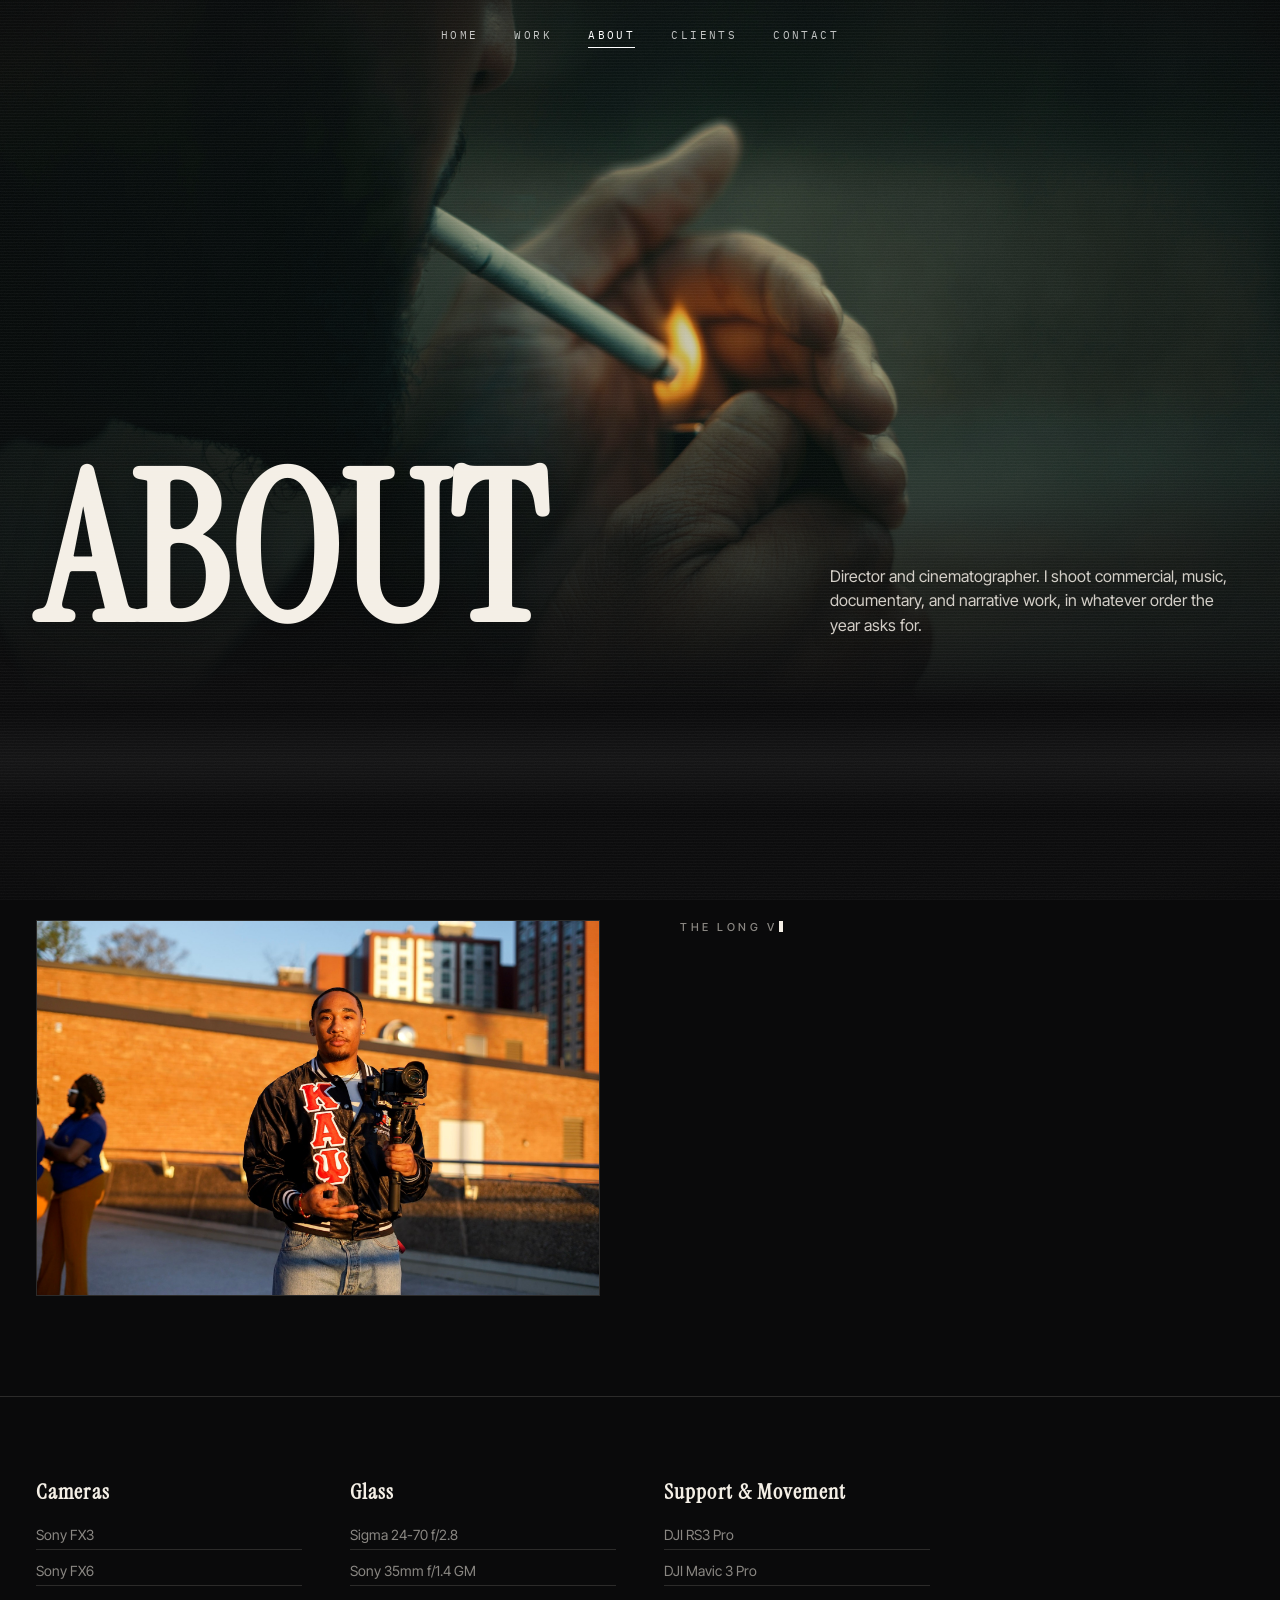
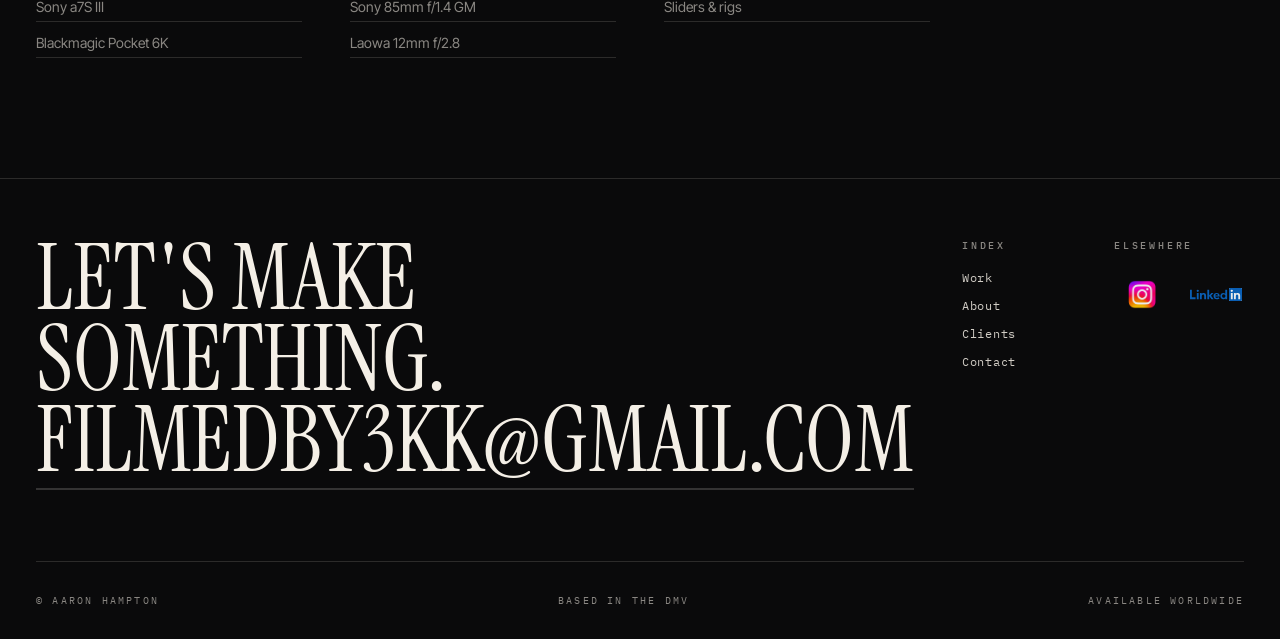
<file: public/about.html>
<!doctype html>
<html lang="en">
<head>
<meta charset="utf-8" />
<meta name="viewport" content="width=device-width,initial-scale=1" />
<title>About — Aaron Hampton</title>
<link rel="canonical" href="https://aaronhampton.tv/about.html" />
<link rel="sitemap" type="application/xml" href="sitemap.xml" />
<link rel="icon" type="image/png" href="favicon.png" />
<link rel="apple-touch-icon" href="favicon.png" />
<meta property="og:image" content="https://pixel-perfect-clone-21628.lovable.app/assets/og-image.jpg" />
<meta name="twitter:image" content="https://pixel-perfect-clone-21628.lovable.app/assets/og-image.jpg" />
<link rel="preconnect" href="https://fonts.googleapis.com" />
<link rel="preconnect" href="https://fonts.gstatic.com" crossorigin />
<link href="https://fonts.googleapis.com/css2?family=IBM+Plex+Mono:wght@400;500&family=Instrument+Serif:ital@0;1&family=Inter+Tight:wght@400;500;600&display=swap" rel="stylesheet" />
<link rel="stylesheet" href="site.css" />
<style>
  body{opacity:1;background:var(--bg)}

  .about-body{
    max-width:1400px;margin:0 auto;padding:100px 36px;
    display:grid;grid-template-columns:1fr 1fr;gap:80px;align-items:start;
  }
  .about-photo img{
    width:100%;height:auto;display:block;
    border:1px solid var(--hairline);
  }
  .about-body h2{
    font-size:11px;letter-spacing:.32em;text-transform:uppercase;color:var(--ink-dim);
    font-weight:500;margin-bottom:24px;min-height:1.2em;
  }
  .about-body h2 .caret,
  .about-body .prose p .caret{
    display:inline-block;width:.55ch;height:1em;vertical-align:-.12em;
    background:var(--ink);margin-left:2px;animation:blink 1s steps(1) infinite;
  }
  .about-body h2.is-done .caret{display:none}
  @keyframes blink{50%{opacity:0}}
  .about-body .prose p{
    font-family:'Instrument Serif',Georgia,serif;
    font-size:clamp(26px,3vw,42px);line-height:1.15;text-transform:uppercase;letter-spacing:.005em;
    text-wrap:balance;margin-bottom:28px;min-height:1.15em;
  }
  .about-body .prose p:last-child{margin-bottom:0}
  .about-body .prose p:not(.is-typing):not(.is-done){visibility:hidden}

  /* Towson partner strip (replaces the facts row) */
  .partner{
    max-width:1400px;margin:0 auto;padding:80px 36px;
    border-top:1px solid var(--hairline);
    display:grid;grid-template-columns:auto 1fr auto;gap:48px;align-items:center;
  }
  .partner__logo{
    width:200px;height:200px;
    background:#0d0d0e;border:1px solid var(--hairline);
    display:flex;align-items:center;justify-content:center;
  }
  .partner__logo img{max-width:70%;max-height:70%;width:auto}
  .partner__copy{display:flex;flex-direction:column;gap:14px;max-width:36ch}
  .partner__eyebrow{font-size:10.5px;letter-spacing:.32em;text-transform:uppercase;color:var(--ink-dim)}
  .partner__name{font-family:'Instrument Serif',Georgia,serif;font-size:clamp(36px,4.5vw,64px);line-height:.95;letter-spacing:.005em;text-transform:uppercase}
  .partner__note{font-size:14px;line-height:1.55;color:var(--ink-dim);text-wrap:pretty}
  .partner__link{justify-self:end}

  /* Gear (no heading, just the grid) */
  .kit{
    max-width:1400px;margin:0 auto;padding:80px 36px 120px;
    border-top:1px solid var(--hairline);
  }
  .kit__list{display:grid;grid-template-columns:repeat(4, 1fr);gap:48px}
  .kit__list h3{font-family:'Instrument Serif',Georgia,serif;font-size:22px;letter-spacing:.05em;margin-bottom:14px}
  .kit__list ul{list-style:none;display:flex;flex-direction:column;gap:6px}
  .kit__list li{font-size:14px;color:var(--ink-dim);padding:6px 0;border-bottom:1px solid var(--hairline)}

  /* Social block on about page */
  .about-socials{
    max-width:1400px;margin:0 auto;padding:60px 36px 100px;
    border-top:1px solid var(--hairline);
    display:flex;justify-content:space-between;align-items:center;gap:32px;flex-wrap:wrap;
  }
  .about-socials h3{
    font-family:'Instrument Serif',Georgia,serif;font-size:clamp(28px,3vw,44px);letter-spacing:.04em;text-transform:uppercase;
  }
  .about-socials .socials a{width:48px;height:48px;border-radius:10px}
  .about-socials .socials a img{width:30px;height:30px}

  @media (max-width:800px){
    .about-body{padding:60px 20px;gap:32px;grid-template-columns:1fr}
    .partner{grid-template-columns:1fr;padding:48px 20px;gap:24px}
    .partner__logo{width:160px;height:160px}
    .partner__link{justify-self:start}
    .kit{padding:48px 20px 80px}
    .kit__list{grid-template-columns:1fr 1fr;gap:32px}
    .about-socials{padding:40px 20px 60px;flex-direction:column;align-items:flex-start;gap:16px}
  }
</style>
</head>
<body>
<!-- PRELOADER -->
<div class="preloader" id="preloader" aria-hidden="true">
  <div class="preloader__leak"><span></span></div>
  <div class="preloader__orbit">
    <span class="dot"></span>
    <span class="bubble b1"></span>
    <span class="bubble b2"></span>
    <span class="bubble b3"></span>
  </div>
</div>
<script>
  (function(){
    var p = document.getElementById('preloader');
    if(!p) return;
    var done = false;
    var hide = function(){
      if(done) return; done = true;
      // small grace period so first paint lands behind the overlay
      setTimeout(function(){ p.classList.add('is-hidden'); }, 250);
    };
    var waitForMedia = function(){
      var imgs = Array.prototype.slice.call(document.images)
        .filter(function(i){ return i.loading !== 'lazy'; });
      var vids = Array.prototype.slice.call(document.querySelectorAll('video'))
        .filter(function(v){ return v.autoplay; });
      var pending = 0;
      var maybeDone = function(){ if(pending === 0) hide(); };
      imgs.forEach(function(img){
        if(img.complete && img.naturalWidth > 0) return;
        pending++;
        var clear = function(){ pending--; maybeDone(); };
        img.addEventListener('load', clear, {once:true});
        img.addEventListener('error', clear, {once:true});
      });
      vids.forEach(function(v){
        if(v.readyState >= 3) return;
        pending++;
        var clear = function(){ pending--; maybeDone(); };
        v.addEventListener('canplay', clear, {once:true});
        v.addEventListener('loadeddata', clear, {once:true});
        v.addEventListener('error', clear, {once:true});
      });
      // require at least 2 animation frames so the layout settles
      requestAnimationFrame(function(){ requestAnimationFrame(maybeDone); });
    };
    if(document.readyState === 'complete'){ waitForMedia(); }
    else { window.addEventListener('load', waitForMedia); }
    // hard safety so nothing can ever strand the overlay
    setTimeout(hide, 8000);
  })();
</script>


<nav class="site-nav" aria-label="Primary">
  <ul>
    <li><a href="Aaron_Hampton.html">Home</a></li>
    <li><a href="work.html">Work</a></li>
    <li><a href="about.html" class="is-active">About</a></li>
    <li><a href="clients.html">Clients</a></li>
    <li><a href="contact.html">Contact</a></li>
  </ul>
</nav>

<header class="page-head">
  <div class="page-head__bg" style="background-image:url('assets/header-about.jpg')"></div>
  <h1 class="page-head__title">About</h1>
  <p class="page-head__lead">Director and cinematographer. I shoot commercial, music, documentary, and narrative work, in whatever order the year asks for.</p>
</header>

<div class="light-leak" aria-hidden="true"><span></span></div>

<section class="about-body" id="aboutBody">
  <div class="about-photo">
    <img src="assets/about-photo.jpg" alt="Aaron Hampton holding a camera" loading="eager" decoding="async" />
  </div>
  <div>
    <h2 data-type="the long version....">&nbsp;</h2>
    <div class="prose" id="aboutProse">
      <p data-type="I came to filmmaking through still photography, the long way around. Cameras have always been the easy part. Knowing what to point them at is the work.">&nbsp;</p>
      <p data-type="My favorite shoots happen at the edge of the day, when the light gets honest. I work small and quiet. I keep crews lean. I edit my own pictures whenever a client lets me.">&nbsp;</p>
      <p data-type="The point is to make something a person remembers a week later, not just something that performs on a feed.">&nbsp;</p>
    </div>
  </div>
</section>

<script>
  (function(){
    const body = document.getElementById('aboutBody');
    if (!body) return;
    const targets = [body.querySelector('h2'), ...body.querySelectorAll('.prose p')];

    function typeInto(el, text, speed){
      return new Promise(resolve => {
        el.textContent = '';
        const caret = document.createElement('span');
        caret.className = 'caret';
        el.appendChild(caret);
        el.classList.add('is-typing');
        let i = 0;
        const tick = () => {
          if (i >= text.length){
            el.classList.remove('is-typing');
            el.classList.add('is-done');
            caret.remove();
            resolve();
            return;
          }
          const ch = text.charAt(i++);
          caret.insertAdjacentText('beforebegin', ch);
          // variable speed for natural feel; pause longer on punctuation
          const delay = /[.,]/.test(ch) ? speed*6 : (Math.random()*speed*0.8 + speed*0.6);
          setTimeout(tick, delay);
        };
        tick();
      });
    }

    let started = false;
    const start = async () => {
      if (started) return; started = true;
      for (const el of targets){
        const text = el.dataset.type || '';
        const speed = el.tagName === 'H2' ? 55 : 22;
        await typeInto(el, text, speed);
        await new Promise(r => setTimeout(r, 180));
      }
    };

    const io = new IntersectionObserver((entries) => {
      if (entries.some(e => e.isIntersecting)) start();
    }, { threshold: 0.2 });
    io.observe(body);
  })();
</script>

<section class="kit">
  <div class="kit__list">
    <div>
      <h3>Cameras</h3>
      <ul>
        <li>Sony FX3</li>
        <li>Sony FX6</li>
        <li>Sony a7S III</li>
        <li>Blackmagic Pocket 6K</li>
      </ul>
    </div>
    <div>
      <h3>Glass</h3>
      <ul>
        <li>Sigma 24-70 f/2.8</li>
        <li>Sony 35mm f/1.4 GM</li>
        <li>Sony 85mm f/1.4 GM</li>
        <li>Laowa 12mm f/2.8</li>
      </ul>
    </div>
    <div>
      <h3>Support &amp; Movement</h3>
      <ul>
        <li>DJI RS3 Pro</li>
        <li>DJI Mavic 3 Pro</li>
        <li>Sliders &amp; rigs</li>
      </ul>
    </div>
  </div>
</section>

<footer class="site-foot">
  <div class="site-foot__big">
    <span>Let's make<br/>something.</span><br/>
    <a href="contact.html">filmedby3kk@gmail.com</a>
  </div>
  <div>
    <h4>Index</h4>
    <ul>
      <li><a href="work.html">Work</a></li>
      <li><a href="about.html">About</a></li>
      <li><a href="clients.html">Clients</a></li>
      <li><a href="contact.html">Contact</a></li>
    </ul>
  </div>
  <div>
    <h4>Elsewhere</h4>
    <div class="socials">
      <a href="https://www.instagram.com/avisionstudio_/" target="_blank" rel="noopener" aria-label="Instagram"><img src="assets/instagram.png" alt="Instagram"  loading="lazy" decoding="async" /></a>
      <a href="https://www.linkedin.com/in/aaron-hampton-4b6a33285/" target="_blank" rel="noopener" aria-label="LinkedIn"><img src="assets/linkedin.svg" alt="LinkedIn"  loading="lazy" decoding="async" /></a>
    </div>
  </div>
  <div class="site-foot__base">
    <span>© Aaron Hampton</span>
    <span>Based in the DMV</span>
    <span>Available worldwide</span>
  </div>
</footer>

<div class="patina" aria-hidden="true"><div class="grain"></div><div class="scan"></div><div class="vig"></div></div>
<script src="site.js" defer></script>
</body>
</html>
</file>
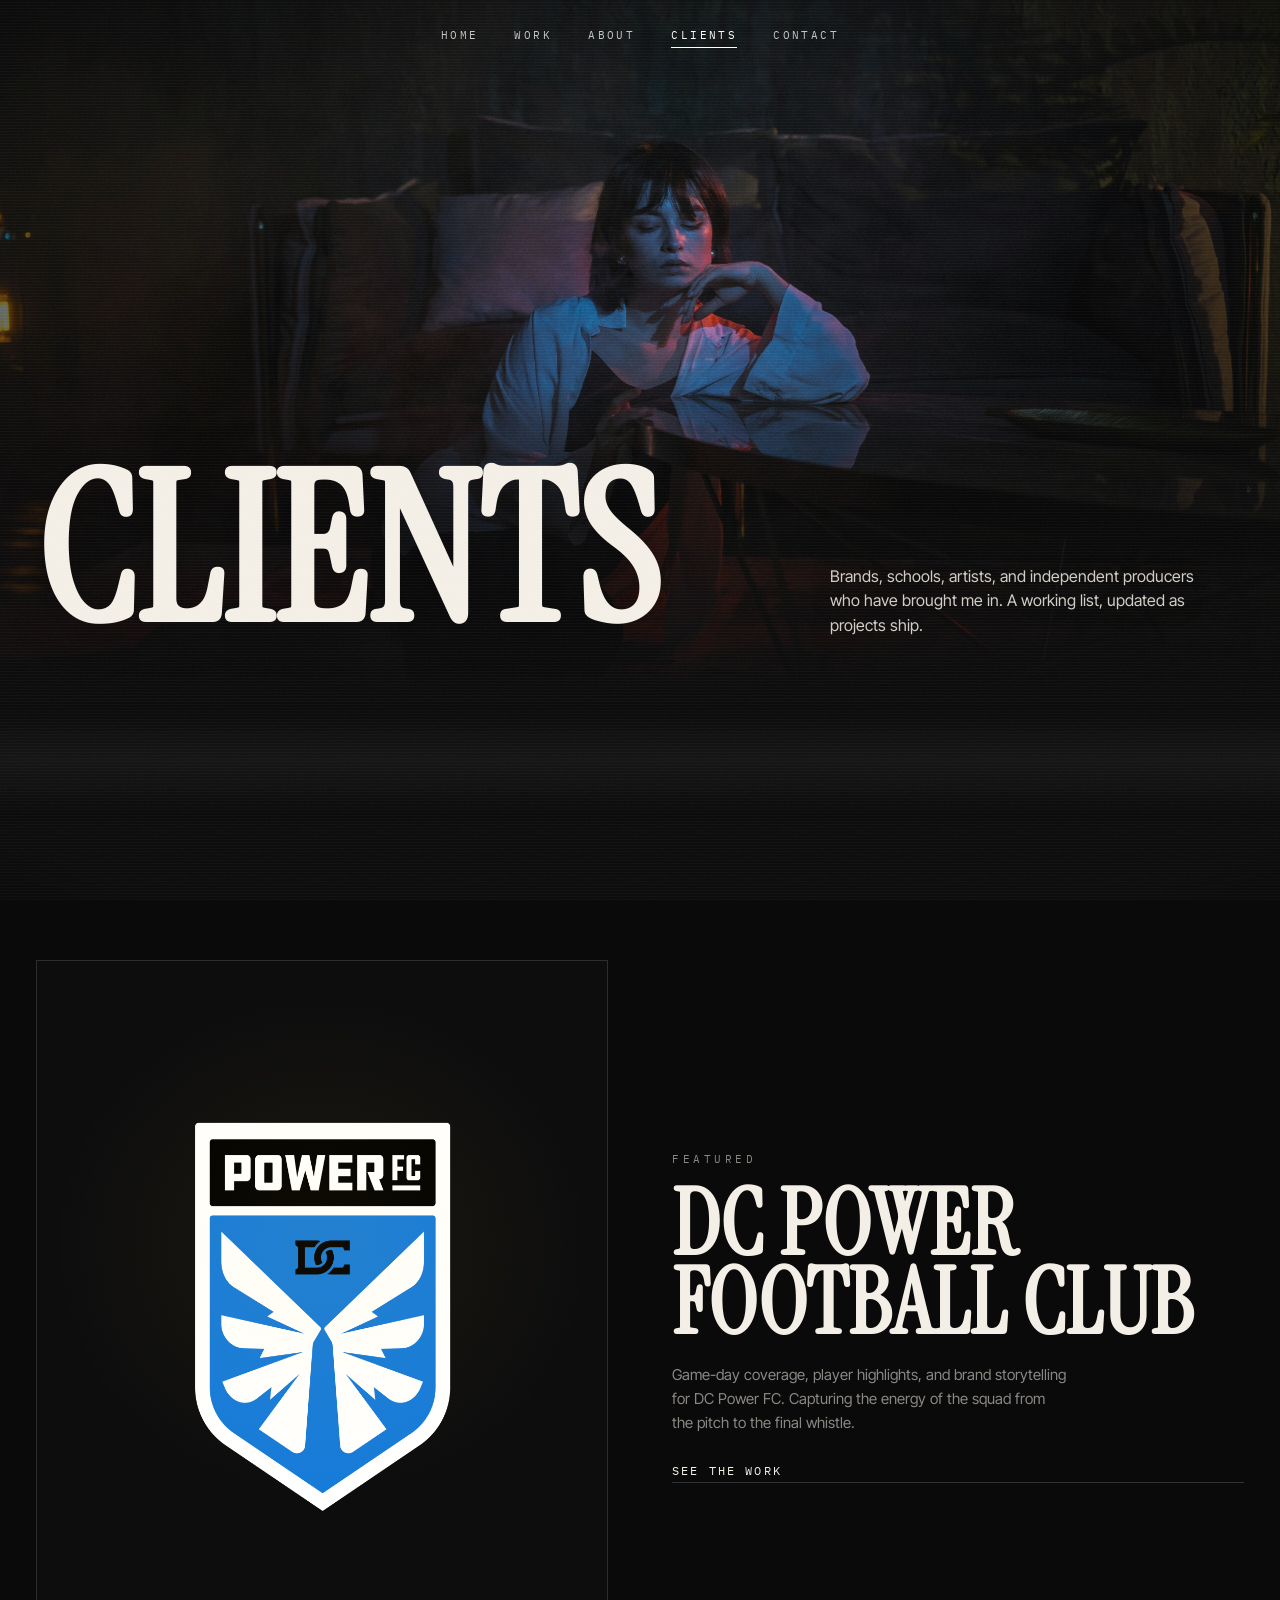
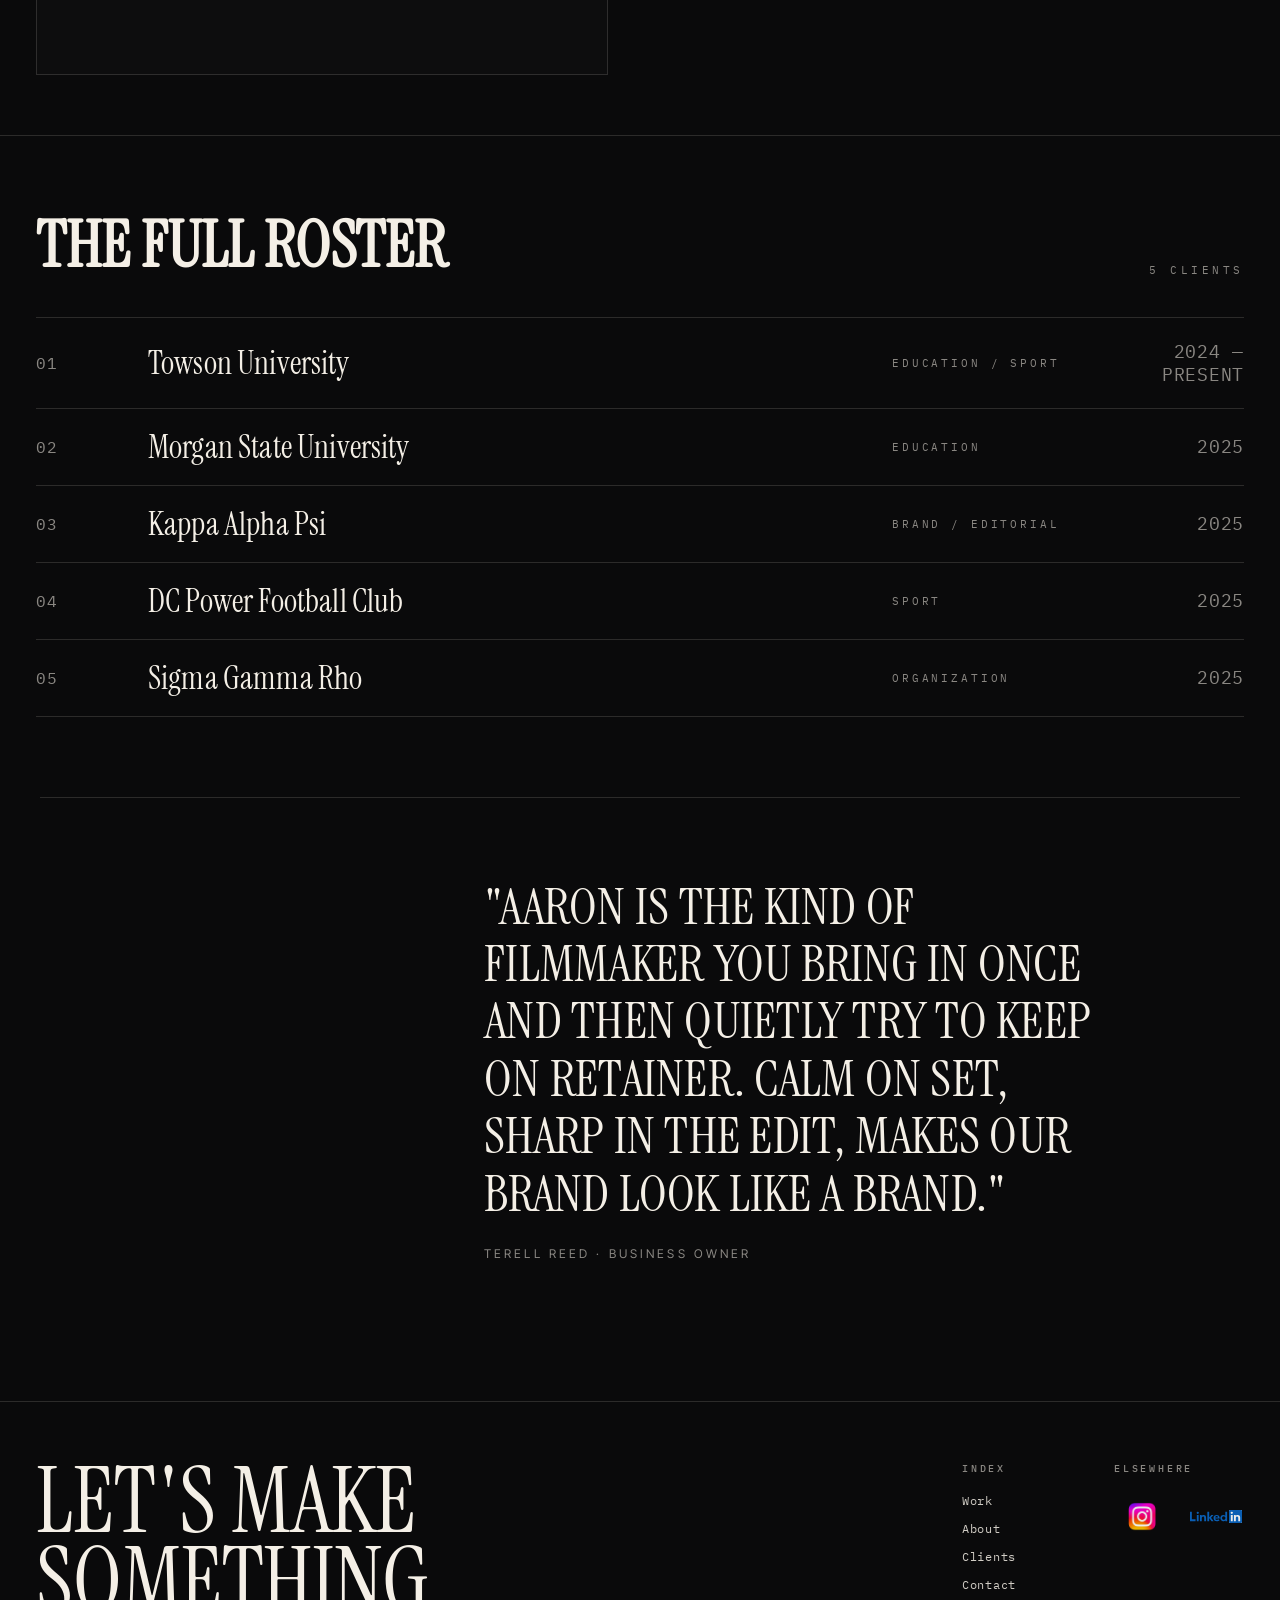
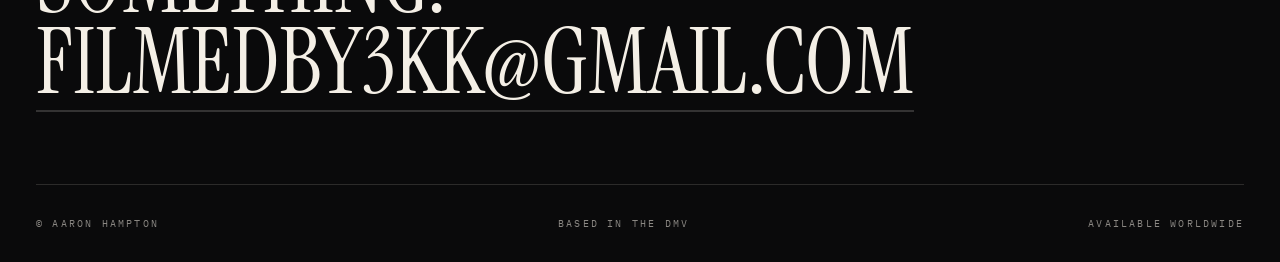
<file: public/clients.html>
<!doctype html>
<html lang="en">
<head>
<meta charset="utf-8" />
<meta name="viewport" content="width=device-width,initial-scale=1" />
<title>Clients — Aaron Hampton</title>
<link rel="canonical" href="https://aaronhampton.tv/clients.html" />
<link rel="sitemap" type="application/xml" href="sitemap.xml" />
<link rel="icon" type="image/png" href="favicon.png" />
<link rel="apple-touch-icon" href="favicon.png" />
<meta property="og:image" content="https://pixel-perfect-clone-21628.lovable.app/assets/og-image.jpg" />
<meta name="twitter:image" content="https://pixel-perfect-clone-21628.lovable.app/assets/og-image.jpg" />
<link rel="preconnect" href="https://fonts.googleapis.com" />
<link rel="preconnect" href="https://fonts.gstatic.com" crossorigin />
<link href="https://fonts.googleapis.com/css2?family=IBM+Plex+Mono:wght@400;500&family=Instrument+Serif:ital@0;1&family=Inter+Tight:wght@400;500;600&display=swap" rel="stylesheet" />
<link rel="stylesheet" href="site.css" />
<style>
  body{opacity:1}

  /* Featured client (DC Power FC) */
  .featured-client{
    max-width:1400px;margin:0 auto;padding:140px 36px 60px;
    display:grid;grid-template-columns:1fr 1fr;gap:64px;align-items:center;
  }
  .featured-client__card{
    aspect-ratio:4/5;background:#0d0d0e;
    display:flex;align-items:center;justify-content:center;
    border:1px solid var(--hairline);position:relative;overflow:hidden;
  }
  .featured-client__card::before{
    content:"";position:absolute;inset:0;
    background:radial-gradient(80% 60% at 50% 40%, rgba(252,213,53,.06), transparent 60%);
    pointer-events:none;
  }
  .featured-client__card img{max-width:65%;max-height:55%;width:auto;height:auto}
  .featured-client__copy{display:flex;flex-direction:column;gap:20px}
  .featured-client__copy .eyebrow{
    font-size:11px;letter-spacing:.32em;text-transform:uppercase;color:var(--ink-dim);
  }
  .featured-client__copy h2{
    font-family:'Instrument Serif',Georgia,serif;font-size:clamp(48px,7vw,108px);
    line-height:.88;text-transform:uppercase;letter-spacing:.005em;
  }
  .featured-client__copy p{
    font-size:15px;line-height:1.6;color:var(--ink-dim);max-width:44ch;text-wrap:pretty;
  }
  .featured-client__copy .work-link{margin-top:8px}

  /* Client roster */
  .roster{
    max-width:1400px;margin:0 auto;padding:80px 36px;
    border-top:1px solid var(--hairline);
  }
  .roster__head{
    display:flex;justify-content:space-between;align-items:end;gap:24px;margin-bottom:40px;
  }
  .roster__head h2{
    font-family:'Instrument Serif',Georgia,serif;font-size:clamp(36px,5vw,72px);
    line-height:.95;text-transform:uppercase;
  }
  .roster__head .count{font-size:11px;letter-spacing:.32em;text-transform:uppercase;color:var(--ink-dim)}

  .roster__list{
    display:grid;grid-template-columns:repeat(3,1fr);gap:0;
    border-top:1px solid var(--hairline);
  }
  .roster__row{
    grid-column:1 / -1;
    display:grid;grid-template-columns:80px 1fr 200px 120px;
    align-items:center;gap:32px;
    padding:22px 0;border-bottom:1px solid var(--hairline);
    transition:background .2s;
  }
  .roster__row:hover{background:rgba(255,255,255,.02)}
  .roster__row .n{font-family:'Instrument Serif',Georgia,serif;font-size:16px;letter-spacing:.06em;color:var(--ink-dim)}
  .roster__row .name{font-family:'Instrument Serif',Georgia,serif;font-size:clamp(22px,2.5vw,36px);letter-spacing:.005em;line-height:1}
  .roster__row .cat{font-size:11px;letter-spacing:.26em;text-transform:uppercase;color:var(--ink-dim)}
  .roster__row .year{font-family:'Instrument Serif',Georgia,serif;font-size:18px;letter-spacing:.04em;color:var(--ink-dim);text-align:right}

  /* Testimonial */
  .quote{
    max-width:1200px;margin:0 auto;padding:80px 36px 140px;
    border-top:1px solid var(--hairline);
    display:grid;grid-template-columns:1fr 2fr;gap:48px;align-items:start;
  }
  .quote h3{font-size:11px;letter-spacing:.32em;text-transform:uppercase;color:var(--ink-dim);font-weight:500}
  .quote blockquote{
    font-family:'Instrument Serif',Georgia,serif;font-size:clamp(32px,4vw,56px);
    line-height:1.12;text-transform:uppercase;letter-spacing:.005em;
    text-wrap:balance;
  }
  .quote cite{
    display:block;margin-top:24px;
    font-style:normal;font-size:12px;letter-spacing:.26em;text-transform:uppercase;color:var(--ink-dim);
  }

  @media (max-width:800px){
    .featured-client{grid-template-columns:1fr;padding:100px 20px 40px;gap:32px}
    .roster{padding:48px 20px}
    .roster__row{grid-template-columns:auto 1fr;gap:8px 16px;padding:16px 0}
    .roster__row .n{grid-row:1/3}
    .roster__row .cat,.roster__row .year{display:none}
    .quote{grid-template-columns:1fr;padding:48px 20px 80px;gap:24px}
  }
</style>
</head>
<body>
<!-- PRELOADER -->
<div class="preloader" id="preloader" aria-hidden="true">
  <div class="preloader__leak"><span></span></div>
  <div class="preloader__orbit">
    <span class="dot"></span>
    <span class="bubble b1"></span>
    <span class="bubble b2"></span>
    <span class="bubble b3"></span>
  </div>
</div>
<script>
  (function(){
    var p = document.getElementById('preloader');
    if(!p) return;
    var done = false;
    var hide = function(){
      if(done) return; done = true;
      // small grace period so first paint lands behind the overlay
      setTimeout(function(){ p.classList.add('is-hidden'); }, 250);
    };
    var waitForMedia = function(){
      var imgs = Array.prototype.slice.call(document.images)
        .filter(function(i){ return i.loading !== 'lazy'; });
      var vids = Array.prototype.slice.call(document.querySelectorAll('video'))
        .filter(function(v){ return v.autoplay; });
      var pending = 0;
      var maybeDone = function(){ if(pending === 0) hide(); };
      imgs.forEach(function(img){
        if(img.complete && img.naturalWidth > 0) return;
        pending++;
        var clear = function(){ pending--; maybeDone(); };
        img.addEventListener('load', clear, {once:true});
        img.addEventListener('error', clear, {once:true});
      });
      vids.forEach(function(v){
        if(v.readyState >= 3) return;
        pending++;
        var clear = function(){ pending--; maybeDone(); };
        v.addEventListener('canplay', clear, {once:true});
        v.addEventListener('loadeddata', clear, {once:true});
        v.addEventListener('error', clear, {once:true});
      });
      // require at least 2 animation frames so the layout settles
      requestAnimationFrame(function(){ requestAnimationFrame(maybeDone); });
    };
    if(document.readyState === 'complete'){ waitForMedia(); }
    else { window.addEventListener('load', waitForMedia); }
    // hard safety so nothing can ever strand the overlay
    setTimeout(hide, 8000);
  })();
</script>


<nav class="site-nav" aria-label="Primary">
  <ul>
    <li><a href="Aaron_Hampton.html">Home</a></li>
    <li><a href="work.html">Work</a></li>
    <li><a href="about.html">About</a></li>
    <li><a href="clients.html" class="is-active">Clients</a></li>
    <li><a href="contact.html">Contact</a></li>
  </ul>
</nav>

<header class="page-head">
  <div class="page-head__bg" style="background-image:url('assets/header-clients.jpg')"></div>
  <h1 class="page-head__title">Clients</h1>
  <p class="page-head__lead">Brands, schools, artists, and independent producers who have brought me in. A working list, updated as projects ship.</p>
</header>

<div class="light-leak" aria-hidden="true"><span></span></div>

<section class="featured-client">
  <div class="featured-client__card">
    <img src="assets/power-fc.png" alt="DC Power FC" loading="lazy" decoding="async" />
  </div>
  <div class="featured-client__copy">
    <span class="eyebrow">Featured</span>
    <h2>DC Power<br/>Football Club</h2>
    <p>Game-day coverage, player highlights, and brand storytelling for DC Power FC. Capturing the energy of the squad from the pitch to the final whistle.</p>
    <a href="work.html" class="link-line work-link">See the work</a>
  </div>
</section>

<section class="roster">
  <div class="roster__head">
    <h2>The Full Roster</h2>
    <span class="count"><span id="clientCount">5</span> Clients</span>
  </div>
  <div class="roster__list" id="rosterList">
    <div class="roster__row"><span class="n">01</span><span class="name">Towson University</span><span class="cat">Education / Sport</span><span class="year">2024 — Present</span></div>
    <div class="roster__row"><span class="n">02</span><span class="name">Morgan State University</span><span class="cat">Education</span><span class="year">2025</span></div>
    <div class="roster__row"><span class="n">03</span><span class="name">Kappa Alpha Psi</span><span class="cat">Brand / Editorial</span><span class="year">2025</span></div>
    <div class="roster__row"><span class="n">04</span><span class="name">DC Power Football Club</span><span class="cat">Sport</span><span class="year">2025</span></div>
    <div class="roster__row"><span class="n">05</span><span class="name">Sigma Gamma Rho</span><span class="cat">Organization</span><span class="year">2025</span></div>
  </div>
</section>

<section class="quote">
  <div></div>
  <div>
    <blockquote>"Aaron is the kind of filmmaker you bring in once and then quietly try to keep on retainer. Calm on set, sharp in the edit, makes our brand look like a brand."</blockquote>
    <cite>Terell Reed · Business Owner</cite>
  </div>
</section>

<footer class="site-foot">
  <div class="site-foot__big">
    <span>Let's make<br/>something.</span><br/>
    <a href="contact.html">filmedby3kk@gmail.com</a>
  </div>
  <div>
    <h4>Index</h4>
    <ul>
      <li><a href="work.html">Work</a></li>
      <li><a href="about.html">About</a></li>
      <li><a href="clients.html">Clients</a></li>
      <li><a href="contact.html">Contact</a></li>
    </ul>
  </div>
  <div>
    <h4>Elsewhere</h4>
    <div class="socials">
      <a href="https://www.instagram.com/avisionstudio_/" target="_blank" rel="noopener" aria-label="Instagram"><img src="assets/instagram.png" alt="Instagram"  loading="lazy" decoding="async" /></a>
      <a href="https://www.linkedin.com/in/aaron-hampton-4b6a33285/" target="_blank" rel="noopener" aria-label="LinkedIn"><img src="assets/linkedin.svg" alt="LinkedIn"  loading="lazy" decoding="async" /></a>
    </div>
  </div>
  <div class="site-foot__base"><span>© Aaron Hampton</span><span>Based in the DMV</span><span>Available worldwide</span></div>
</footer>

<div class="patina" aria-hidden="true"><div class="grain"></div><div class="scan"></div><div class="vig"></div></div>
<script src="site.js" defer></script>
</body>
</html>
</file>
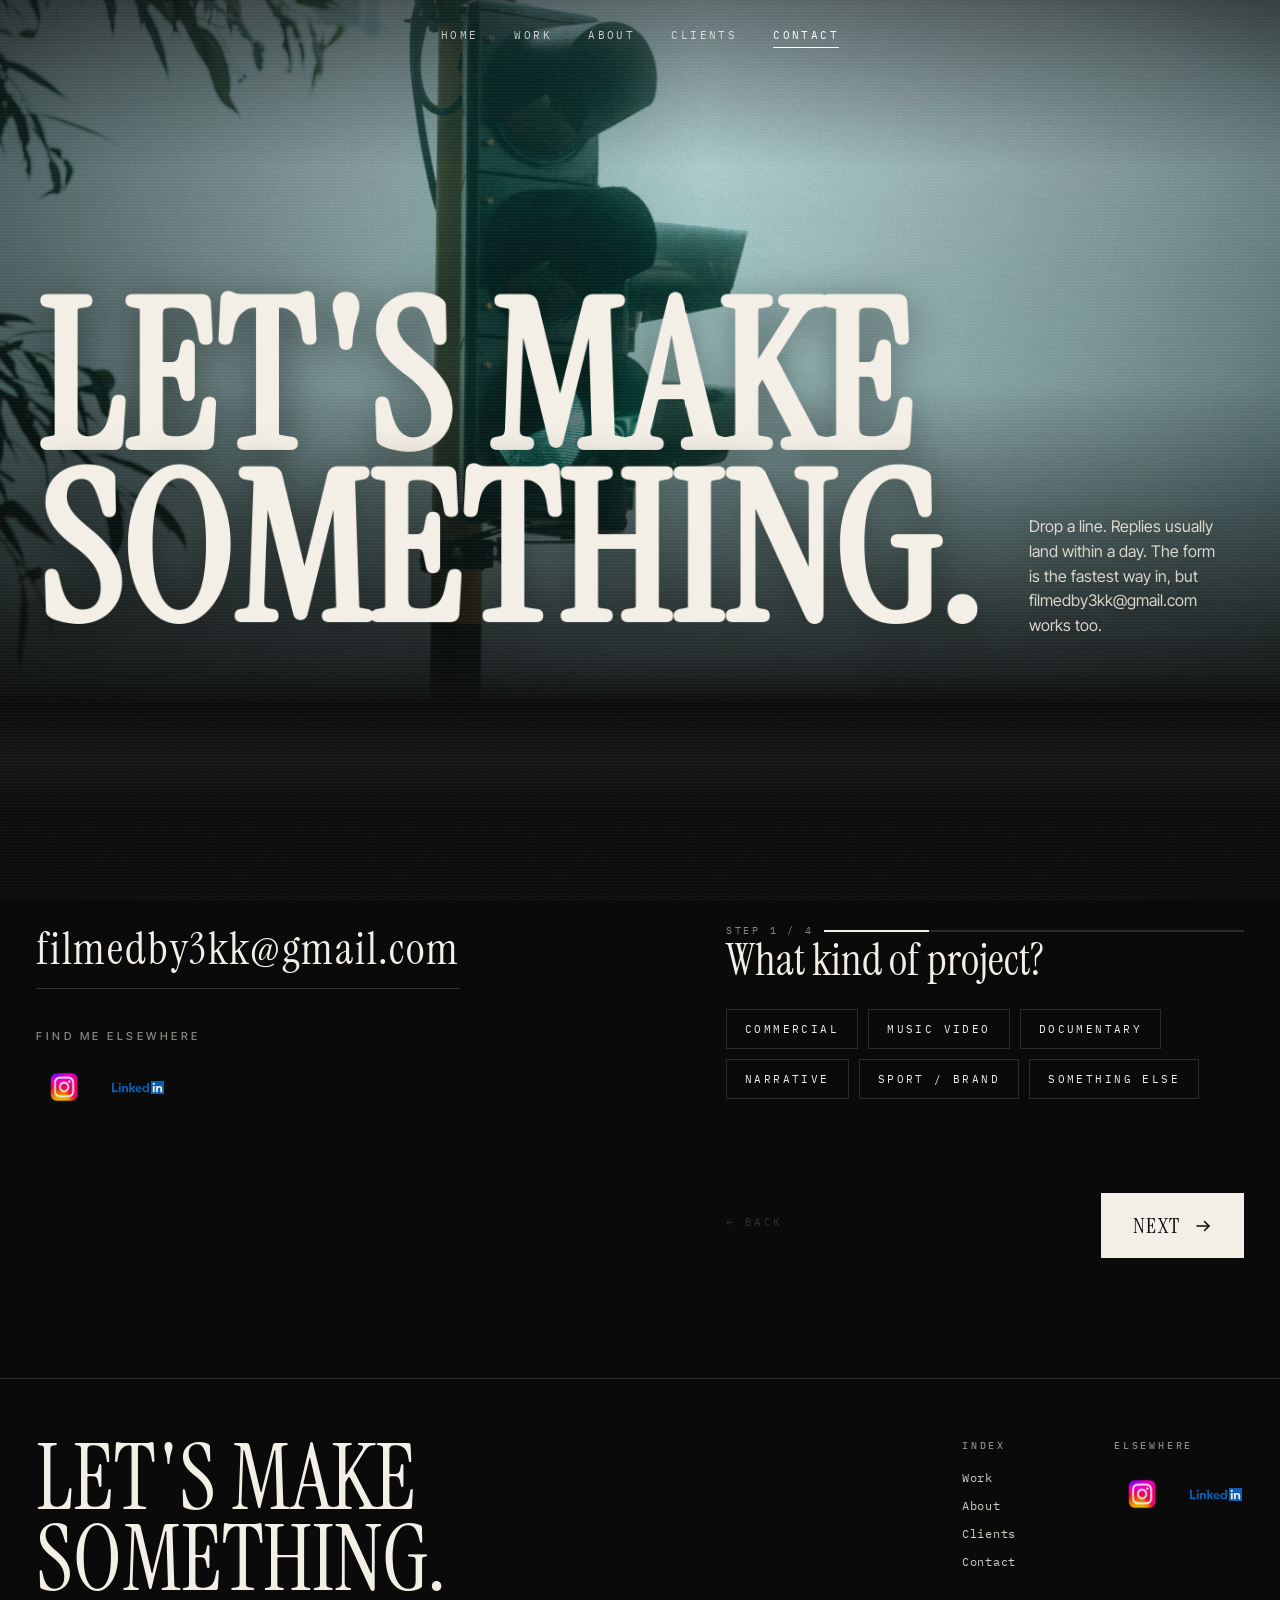
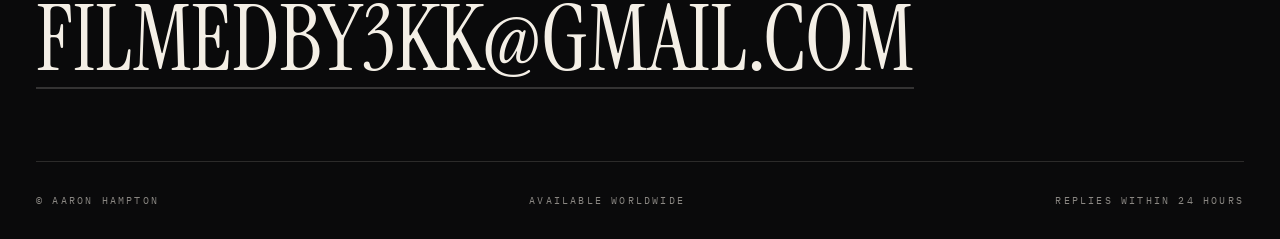
<file: public/contact.html>
<!doctype html>
<html lang="en">
<head>
<meta charset="utf-8" />
<meta name="viewport" content="width=device-width,initial-scale=1" />
<title>Contact — Aaron Hampton</title>
<link rel="canonical" href="https://aaronhampton.tv/contact.html" />
<link rel="sitemap" type="application/xml" href="sitemap.xml" />
<link rel="icon" type="image/png" href="favicon.png" />
<link rel="apple-touch-icon" href="favicon.png" />
<meta property="og:image" content="https://pixel-perfect-clone-21628.lovable.app/assets/og-image.jpg" />
<meta name="twitter:image" content="https://pixel-perfect-clone-21628.lovable.app/assets/og-image.jpg" />
<link rel="preconnect" href="https://fonts.googleapis.com" />
<link rel="preconnect" href="https://fonts.gstatic.com" crossorigin />
<link href="https://fonts.googleapis.com/css2?family=IBM+Plex+Mono:wght@400;500&family=Instrument+Serif:ital@0;1&family=Inter+Tight:wght@400;500;600&display=swap" rel="stylesheet" />
<link rel="stylesheet" href="site.css" />
<style>
  body{opacity:1;background:var(--bg)}

  .contact{
    max-width:1300px;margin:0 auto;padding:100px 36px 120px;
    display:grid;grid-template-columns:1.1fr 1fr;gap:120px;align-items:start;
  }

  .contact__email{
    font-family:'Instrument Serif',Georgia,serif;font-size:clamp(28px,3.5vw,52px);
    letter-spacing:.04em;text-transform:lowercase;
    border-bottom:1px solid var(--ink-faint);padding-bottom:10px;display:inline-block;
    transition:border-color .25s, padding .25s;
  }
  .contact__email:hover{border-color:var(--ink);padding-bottom:14px}

  .contact__socials{margin-top:40px}
  .contact__socials h4{
    font-size:11px;letter-spacing:.32em;text-transform:uppercase;color:var(--ink-dim);
    font-weight:500;margin-bottom:16px;
  }

  /* Form — cleaner: minimal fields, no boxed background */
  .form{display:flex;flex-direction:column;gap:32px;padding-top:4px}
  .form__row{display:flex;flex-direction:column;gap:10px}
  .form__row label{
    font-size:10.5px;letter-spacing:.32em;text-transform:uppercase;color:var(--ink-dim);
  }
  .form__row input,
  .form__row select,
  .form__row textarea{
    background:transparent;border:0;border-bottom:1px solid var(--hairline);
    padding:8px 0 14px;color:var(--ink);
    font:400 18px/1.4 'Inter Tight',sans-serif;
    width:100%;resize:none;outline:none;
    transition:border-color .2s;
  }
  .form__row input::placeholder,
  .form__row textarea::placeholder{color:var(--ink-faint)}
  .form__row input:focus,
  .form__row select:focus,
  .form__row textarea:focus{border-color:var(--ink)}
  .form__row textarea{min-height:120px}
  .form__row select{
    appearance:none;cursor:pointer;
    background-image:linear-gradient(45deg, transparent 50%, var(--ink-dim) 50%),
                     linear-gradient(135deg, var(--ink-dim) 50%, transparent 50%);
    background-position:right 4px center, right 0 center;
    background-size:6px 6px;background-repeat:no-repeat;padding-right:24px;
  }
  .form__row select option{background:var(--bg);color:var(--ink)}

  .form__grid{display:grid;grid-template-columns:1fr 1fr;gap:32px}

  .btn-send{
    align-self:flex-start;
    padding:18px 32px;background:var(--ink);color:var(--bg);
    font-family:'Instrument Serif',Georgia,serif;font-size:22px;letter-spacing:.06em;
    text-transform:uppercase;cursor:pointer;border:0;
    transition:background .2s, color .2s, transform .2s;
    display:flex;align-items:center;gap:14px;
    margin-top:8px;
  }
  .btn-send:hover{background:transparent;color:var(--ink);outline:1px solid var(--ink);transform:translateY(-2px)}
  .btn-send svg{width:18px;height:18px}

  .form.sent .form__inner{display:none}
  .form__sent{display:none;flex-direction:column;gap:14px;text-align:left;padding:24px 0}
  .form.sent .form__sent{display:flex}
  .form__sent h3{font-family:'Instrument Serif',Georgia,serif;font-size:48px;letter-spacing:.04em}
  .form__sent p{font-size:14px;line-height:1.55;color:var(--ink-dim)}

  @media (max-width:800px){
    .contact{grid-template-columns:1fr;padding:120px 20px 80px;gap:60px}
    .form__grid{grid-template-columns:1fr;gap:24px}
  }
</style>
</head>
<body>
<!-- PRELOADER -->
<div class="preloader" id="preloader" aria-hidden="true">
  <div class="preloader__leak"><span></span></div>
  <div class="preloader__orbit">
    <span class="dot"></span>
    <span class="bubble b1"></span>
    <span class="bubble b2"></span>
    <span class="bubble b3"></span>
  </div>
</div>
<script>
  (function(){
    var p = document.getElementById('preloader');
    if(!p) return;
    var done = false;
    var hide = function(){
      if(done) return; done = true;
      // small grace period so first paint lands behind the overlay
      setTimeout(function(){ p.classList.add('is-hidden'); }, 250);
    };
    var waitForMedia = function(){
      var imgs = Array.prototype.slice.call(document.images)
        .filter(function(i){ return i.loading !== 'lazy'; });
      var vids = Array.prototype.slice.call(document.querySelectorAll('video'))
        .filter(function(v){ return v.autoplay; });
      var pending = 0;
      var maybeDone = function(){ if(pending === 0) hide(); };
      imgs.forEach(function(img){
        if(img.complete && img.naturalWidth > 0) return;
        pending++;
        var clear = function(){ pending--; maybeDone(); };
        img.addEventListener('load', clear, {once:true});
        img.addEventListener('error', clear, {once:true});
      });
      vids.forEach(function(v){
        if(v.readyState >= 3) return;
        pending++;
        var clear = function(){ pending--; maybeDone(); };
        v.addEventListener('canplay', clear, {once:true});
        v.addEventListener('loadeddata', clear, {once:true});
        v.addEventListener('error', clear, {once:true});
      });
      // require at least 2 animation frames so the layout settles
      requestAnimationFrame(function(){ requestAnimationFrame(maybeDone); });
    };
    if(document.readyState === 'complete'){ waitForMedia(); }
    else { window.addEventListener('load', waitForMedia); }
    // hard safety so nothing can ever strand the overlay
    setTimeout(hide, 8000);
  })();
</script>


<nav class="site-nav" aria-label="Primary">
  <ul>
    <li><a href="Aaron_Hampton.html">Home</a></li>
    <li><a href="work.html">Work</a></li>
    <li><a href="about.html">About</a></li>
    <li><a href="clients.html">Clients</a></li>
    <li><a href="contact.html" class="is-active">Contact</a></li>
  </ul>
</nav>

<header class="page-head">
  <div class="page-head__bg" style="background-image:url('assets/header-contact.jpg')"></div>
  <h1 class="page-head__title">Let's make<br/>something.</h1>
  <p class="page-head__lead">Drop a line. Replies usually land within a day. The form is the fastest way in, but filmedby3kk@gmail.com works too.</p>
</header>

<div class="light-leak" aria-hidden="true"><span></span></div>

<section class="contact">
  <div class="contact__head">
    <a class="contact__email" href="mailto:filmedby3kk@gmail.com">filmedby3kk@gmail.com</a>
    <div class="contact__socials">
      <h4>Find me elsewhere</h4>
      <div class="socials">
        <a href="https://www.instagram.com/avisionstudio_/" target="_blank" rel="noopener" aria-label="Instagram"><img src="assets/instagram.png" alt="Instagram"  loading="lazy" decoding="async" /></a>
        <a href="https://www.linkedin.com/in/aaron-hampton-4b6a33285/" target="_blank" rel="noopener" aria-label="LinkedIn"><img src="assets/linkedin.svg" alt="LinkedIn"  loading="lazy" decoding="async" /></a>
      </div>
    </div>
  </div>

  <form class="form form--multi" id="contactForm" novalidate>
    <div class="form__inner">
      <div class="form__progress">
        <span id="stepLabel">Step 1 / 4</span>
        <span class="bar" id="stepBar" style="--p:25%"></span>
      </div>

      <div class="form__steps">
        <!-- Step 1 — project type -->
        <div class="form__step is-active" data-step="1">
          <h3>What kind of project?</h3>
          <div class="form__chips" data-field="type">
            <button type="button" data-val="Commercial">Commercial</button>
            <button type="button" data-val="Music Video">Music Video</button>
            <button type="button" data-val="Documentary">Documentary</button>
            <button type="button" data-val="Narrative">Narrative</button>
            <button type="button" data-val="Sport / Brand">Sport / Brand</button>
            <button type="button" data-val="Something Else">Something Else</button>
          </div>
        </div>

        <!-- Step 2 — timeline -->
        <div class="form__step" data-step="2">
          <h3>When do you need it?</h3>
          <div class="form__chips" data-field="timeline">
            <button type="button" data-val="ASAP">ASAP</button>
            <button type="button" data-val="1–3 months">1–3 months</button>
            <button type="button" data-val="3–6 months">3–6 months</button>
            <button type="button" data-val="Flexible">Flexible</button>
          </div>
        </div>

        <!-- Step 3 — budget -->
        <div class="form__step" data-step="3">
          <h3>Working budget?</h3>
          <div class="form__chips" data-field="budget">
            <button type="button" data-val="< $5k">&lt; $5k</button>
            <button type="button" data-val="$5–15k">$5–15k</button>
            <button type="button" data-val="$15–50k">$15–50k</button>
            <button type="button" data-val="$50k+">$50k+</button>
            <button type="button" data-val="TBD">TBD</button>
          </div>
        </div>

        <!-- Step 4 — details -->
        <div class="form__step" data-step="4">
          <h3>Tell me about it.</h3>
          <div class="form__grid">
            <div class="form__row">
              <label for="f-name">Name</label>
              <input id="f-name" name="name" type="text" required placeholder="Your name" />
            </div>
            <div class="form__row">
              <label for="f-email">Email</label>
              <input id="f-email" name="email" type="email" required placeholder="you@studio.com" />
            </div>
          </div>
          <div class="form__row">
            <label for="f-msg">The pitch</label>
            <textarea id="f-msg" name="message" required placeholder="What are you making, who is it for, and what's the vibe?"></textarea>
          </div>
        </div>
      </div>

      <div class="form__nav">
        <button type="button" class="back" id="btnBack" disabled>← Back</button>
        <button class="btn-send" type="button" id="btnNext">
          <span id="btnNextLabel">Next</span>
          <svg viewBox="0 0 24 24" fill="none" stroke="currentColor" stroke-width="2" stroke-linecap="round" stroke-linejoin="round"><line x1="4" y1="12" x2="20" y2="12"/><polyline points="14 6 20 12 14 18"/></svg>
        </button>
      </div>
    </div>
    <div class="form__sent">
      <h3>Draft ready.</h3>
      <p>Your mail client just opened with the message pre-filled — review it and hit send. If nothing opened, copy the details to filmedby3kk@gmail.com.</p>
    </div>
  </form>

</section>

<footer class="site-foot">
  <div class="site-foot__big">
    <span>Let's make<br/>something.</span><br/>
    <a href="contact.html">filmedby3kk@gmail.com</a>
  </div>
  <div>
    <h4>Index</h4>
    <ul>
      <li><a href="work.html">Work</a></li>
      <li><a href="about.html">About</a></li>
      <li><a href="clients.html">Clients</a></li>
      <li><a href="contact.html">Contact</a></li>
    </ul>
  </div>
  <div>
    <h4>Elsewhere</h4>
    <div class="socials">
      <a href="https://www.instagram.com/avisionstudio_/" target="_blank" rel="noopener" aria-label="Instagram"><img src="assets/instagram.png" alt="Instagram"  loading="lazy" decoding="async" /></a>
      <a href="https://www.linkedin.com/in/aaron-hampton-4b6a33285/" target="_blank" rel="noopener" aria-label="LinkedIn"><img src="assets/linkedin.svg" alt="LinkedIn"  loading="lazy" decoding="async" /></a>
    </div>
  </div>
  <div class="site-foot__base">
    <span>© Aaron Hampton</span>
    <span>Available worldwide</span>
    <span>Replies within 24 hours</span>
  </div>
</footer>

<div class="patina" aria-hidden="true"><div class="grain"></div><div class="scan"></div><div class="vig"></div></div>

<script>
  // Prevent native submit (Enter key etc.) — the wizard controls submission.
  document.getElementById('contactForm').addEventListener('submit', e => {
    e.preventDefault();
  });
</script>
<script>
  (function(){
    var form     = document.getElementById('contactForm');
    if (!form) return;
    var steps    = form.querySelectorAll('.form__step');
    var bar      = document.getElementById('stepBar');
    var label    = document.getElementById('stepLabel');
    var btnBack  = document.getElementById('btnBack');
    var btnNext  = document.getElementById('btnNext');
    var btnNextL = document.getElementById('btnNextLabel');
    var data     = { type:'', timeline:'', budget:'' };
    var cur      = 1, total = steps.length;

    // Chip selection
    form.querySelectorAll('.form__chips').forEach(function(group){
      var field = group.dataset.field;
      group.addEventListener('click', function(e){
        var b = e.target.closest('button'); if(!b) return;
        group.querySelectorAll('button').forEach(function(x){ x.classList.remove('is-active'); });
        b.classList.add('is-active');
        data[field] = b.dataset.val;
      });
    });

    function render(){
      steps.forEach(function(s){
        s.classList.toggle('is-active', +s.dataset.step === cur);
      });
      bar.style.setProperty('--p', (cur/total*100) + '%');
      label.textContent = 'Step ' + cur + ' / ' + total;
      btnBack.disabled = cur === 1;
      btnNextL.textContent = cur === total ? 'Send' : 'Next';
    }

    function valid(){
      if (cur === 1) return !!data.type      || (alert('Pick a project type.'), false);
      if (cur === 2) return !!data.timeline  || (alert('Pick a timeline.'), false);
      if (cur === 3) return !!data.budget    || (alert('Pick a budget.'), false);
      if (cur === 4){
        var n = form.querySelector('#f-name').value.trim();
        var e = form.querySelector('#f-email').value.trim();
        var m = form.querySelector('#f-msg').value.trim();
        if (!n || !e || !m){ alert('Add your name, email, and a short pitch.'); return false; }
        return true;
      }
      return true;
    }

    btnBack.addEventListener('click', function(){
      if (cur > 1){ cur--; render(); }
    });

    btnNext.addEventListener('click', function(){
      if (!valid()) return;
      if (cur < total){ cur++; render(); return; }
      // Final — open mail client with everything composed
      var name  = form.querySelector('#f-name').value.trim();
      var email = form.querySelector('#f-email').value.trim();
      var msg   = form.querySelector('#f-msg').value.trim();
      var body =
        'Project Type: ' + data.type      + '\n' +
        'Timeline:     ' + data.timeline  + '\n' +
        'Budget:       ' + data.budget    + '\n' +
        'From:         ' + name + ' <' + email + '>\n\n' +
        msg;
      var href = 'mailto:filmedby3kk@gmail.com'
        + '?subject=' + encodeURIComponent('New project — ' + (data.type || 'inquiry'))
        + '&body='    + encodeURIComponent(body);
      // Open a draft in the user's mail client
      window.location.href = href;
      form.classList.add('sent');
      window.scrollTo({top:0, behavior:'smooth'});
    });

    render();
  })();
</script>
<script src="site.js" defer></script>
</body>
</html>
</file>
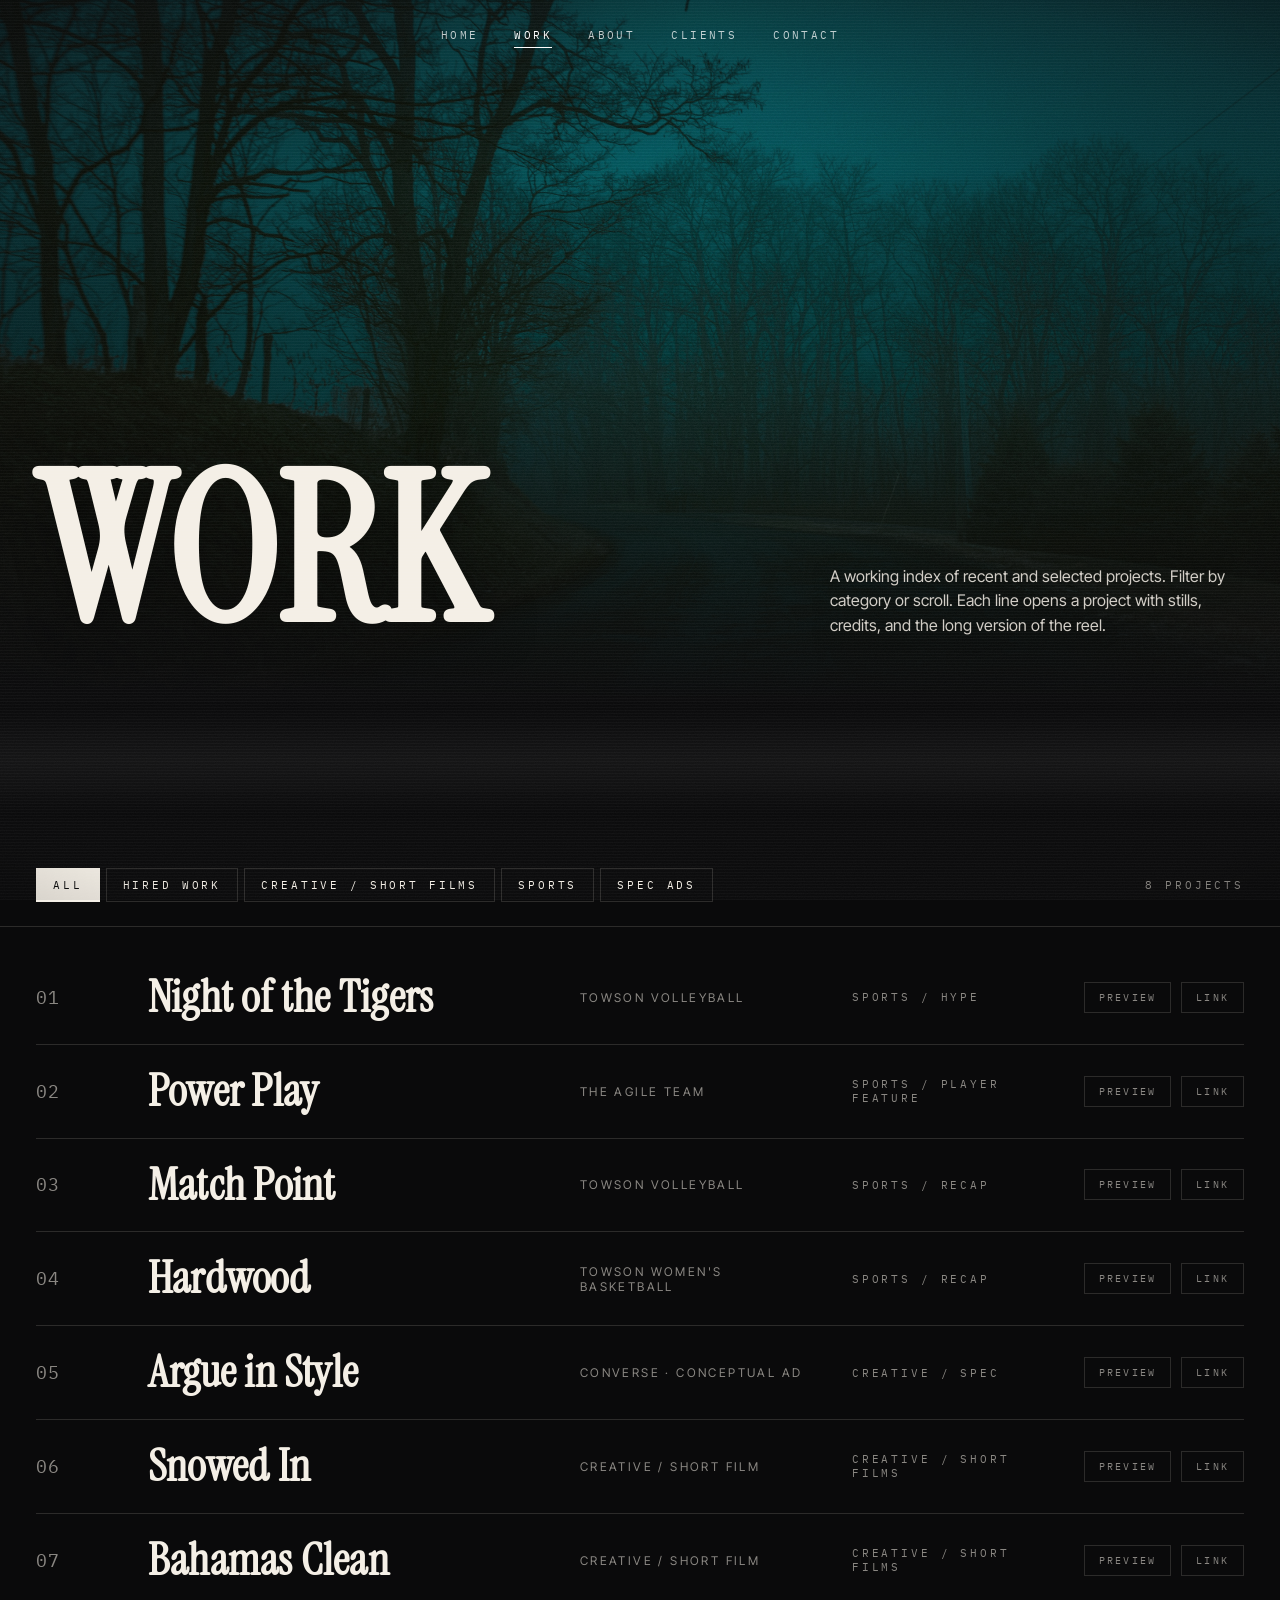
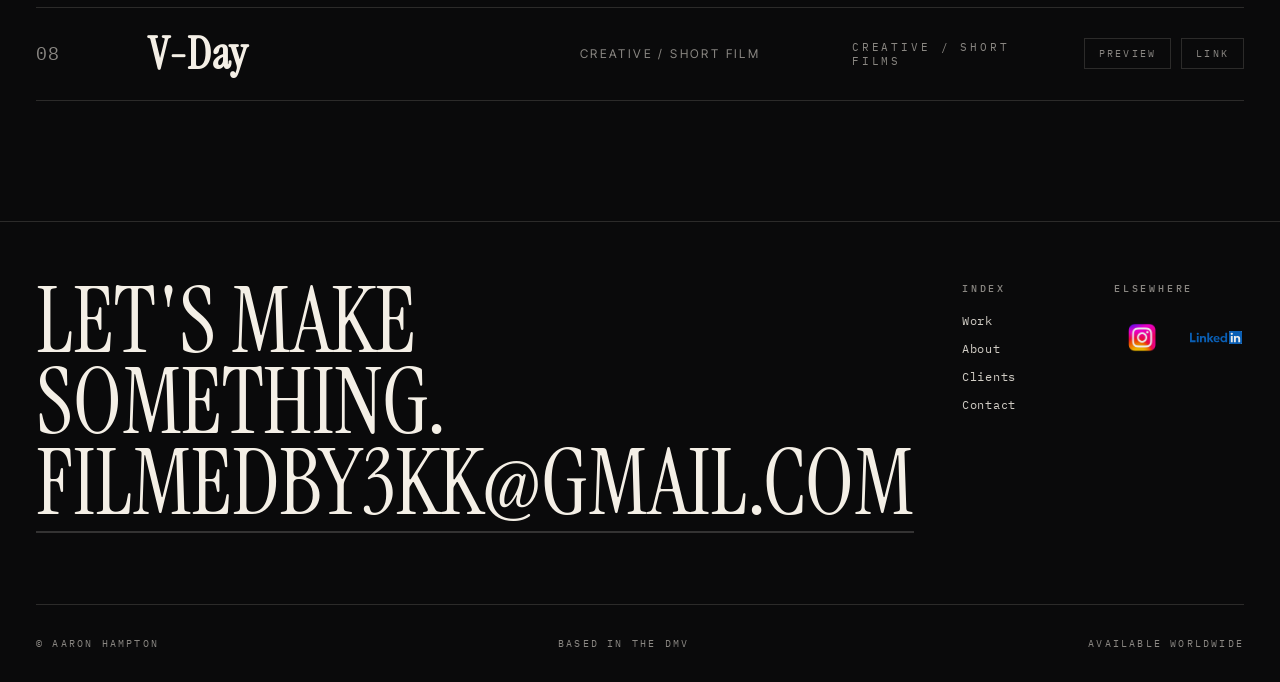
<file: public/work.html>
<!doctype html>
<html lang="en">
<head>
<meta charset="utf-8" />
<meta name="viewport" content="width=device-width,initial-scale=1" />
<title>Work — Aaron Hampton</title>
<link rel="canonical" href="https://aaronhampton.tv/work.html" />
<link rel="sitemap" type="application/xml" href="sitemap.xml" />
<link rel="icon" type="image/png" href="favicon.png" />
<link rel="apple-touch-icon" href="favicon.png" />
<meta property="og:image" content="https://pixel-perfect-clone-21628.lovable.app/assets/og-image.jpg" />
<meta name="twitter:image" content="https://pixel-perfect-clone-21628.lovable.app/assets/og-image.jpg" />
<link rel="preconnect" href="https://fonts.googleapis.com" />
<link rel="preconnect" href="https://fonts.gstatic.com" crossorigin />
<link href="https://fonts.googleapis.com/css2?family=IBM+Plex+Mono:wght@400;500&family=Instrument+Serif:ital@0;1&family=Inter+Tight:wght@400;500;600&display=swap" rel="stylesheet" />
<link rel="stylesheet" href="site.css" />
<style>
  body{opacity:1}

  /* Filters */
  .filters{
    max-width:1400px;margin:0 auto;padding:48px 36px 24px;
    display:flex;justify-content:space-between;align-items:center;gap:24px;flex-wrap:wrap;
    border-bottom:1px solid var(--hairline);
  }
  .filters__group{display:flex;gap:6px;flex-wrap:wrap}
  .filters button{
    padding:9px 16px;border:1px solid var(--hairline);
    font-size:11px;letter-spacing:.26em;text-transform:uppercase;
    color:var(--ink);transition:border-color .2s, color .2s, background .2s;
  }
  .filters button:hover{border-color:var(--ink)}
  .filters button.is-active{background:var(--ink);color:var(--bg);border-color:var(--ink)}
  .filters__view{
    font-size:11px;letter-spacing:.26em;text-transform:uppercase;color:var(--ink-dim);
  }

  /* Project list (rows, not a tight grid — more editorial) */
  .work-list{padding:24px 36px 120px;max-width:1400px;margin:0 auto}
  .work-row{
    display:grid;grid-template-columns:80px 1fr 240px 200px auto;
    align-items:center;gap:32px;
    padding:24px 0;
    border-bottom:1px solid var(--hairline);
    position:relative;
    transition:background .2s;
  }
  .work-row__actions{
    display:flex;gap:10px;align-items:center;justify-self:end;
    position:relative;z-index:2;
  }
  .work-row__actions button,
  .work-row__actions a{
    font-family:var(--mono);
    font-size:10px;letter-spacing:.22em;text-transform:uppercase;
    padding:8px 14px;border:1px solid var(--hairline);
    color:var(--ink-dim);background:transparent;
    transition:border-color .2s,color .2s,background .2s;
    white-space:nowrap;text-decoration:none;display:inline-flex;align-items:center;
    cursor:pointer;touch-action:manipulation;
  }
  .work-row__actions button:hover,
  .work-row__actions a:hover{
    border-color:var(--ink);color:var(--ink);background:rgba(255,255,255,.04);
  }

  /* Video lightbox */
  .v-lightbox{
    position:fixed;inset:0;z-index:100;
    display:flex;align-items:center;justify-content:center;
    background:rgba(0,0,0,.92);
    opacity:0;visibility:hidden;
    transition:opacity .3s,visibility .3s;
    padding:24px;
  }
  .v-lightbox.is-open{opacity:1;visibility:visible}
  .v-lightbox__close{
    position:absolute;top:24px;right:24px;
    font-family:var(--mono);font-size:12px;letter-spacing:.2em;text-transform:uppercase;
    color:var(--ink-dim);background:transparent;border:0;cursor:pointer;
    padding:8px 12px;border:1px solid var(--hairline);
    transition:border-color .2s,color .2s;
    z-index:101;
  }
  .v-lightbox__close:hover{border-color:var(--ink);color:var(--ink)}
  .v-lightbox video{
    max-width:90vw;max-height:80vh;width:auto;height:auto;
    display:block;background:#000;
  }
  .work-row__num{
    font-family:'Instrument Serif',Georgia,serif;font-size:18px;
    letter-spacing:.06em;color:var(--ink-dim);
  }
  .work-row__title{
    font-family:'Instrument Serif',Georgia,serif;font-size:clamp(28px,3.5vw,52px);
    letter-spacing:.005em;line-height:1;
  }
  .work-row__client{
    font-size:12px;letter-spacing:.2em;text-transform:uppercase;color:var(--ink-dim);
  }
  .work-row__cat{
    font-size:11px;letter-spacing:.26em;text-transform:uppercase;color:var(--ink-dim);
  }
  .work-row__arrow{
    font-size:18px;color:var(--ink-dim);transition:transform .25s, color .25s;
    justify-self:end;
  }
  .work-row:hover .work-row__arrow{color:var(--ink);transform:translateX(6px)}
  .work-row__year{
    font-family:'Instrument Serif',Georgia,serif;font-size:16px;letter-spacing:.06em;color:var(--ink-dim);
  }

  /* Hover previews are disabled so Preview/Link are the only actions */
  .thumb{
    display:none;
  }
  .work-row--soon{opacity:.55;cursor:default}
  .work-row--soon:hover{background:transparent}

  @media (max-width:800px){
    .work-row{
      grid-template-columns:auto 1fr;gap:8px 16px;padding:18px 0;
    }
    .work-row__num{grid-row:1/3}
    .work-row__client,.work-row__cat,.work-row__year,.work-row__arrow{display:none}
    .work-row__actions{grid-column:2;justify-self:start;grid-row:2;margin-top:4px}
    .work-row__actions button{padding:6px 10px;font-size:9px;letter-spacing:.18em}
    .filters{padding:32px 20px 20px}
    .work-list{padding:16px 20px 80px}
  }
</style>
</head>
<body>
<!-- PRELOADER -->
<div class="preloader" id="preloader" aria-hidden="true">
  <div class="preloader__leak"><span></span></div>
  <div class="preloader__orbit">
    <span class="dot"></span>
    <span class="bubble b1"></span>
    <span class="bubble b2"></span>
    <span class="bubble b3"></span>
  </div>
</div>
<script>
  (function(){
    var p = document.getElementById('preloader');
    if(!p) return;
    var done = false;
    var hide = function(){
      if(done) return; done = true;
      // small grace period so first paint lands behind the overlay
      setTimeout(function(){ p.classList.add('is-hidden'); }, 250);
    };
    var waitForMedia = function(){
      var imgs = Array.prototype.slice.call(document.images)
        .filter(function(i){ return i.loading !== 'lazy'; });
      var vids = Array.prototype.slice.call(document.querySelectorAll('video'))
        .filter(function(v){ return v.autoplay; });
      var pending = 0;
      var maybeDone = function(){ if(pending === 0) hide(); };
      imgs.forEach(function(img){
        if(img.complete && img.naturalWidth > 0) return;
        pending++;
        var clear = function(){ pending--; maybeDone(); };
        img.addEventListener('load', clear, {once:true});
        img.addEventListener('error', clear, {once:true});
      });
      vids.forEach(function(v){
        if(v.readyState >= 3) return;
        pending++;
        var clear = function(){ pending--; maybeDone(); };
        v.addEventListener('canplay', clear, {once:true});
        v.addEventListener('loadeddata', clear, {once:true});
        v.addEventListener('error', clear, {once:true});
      });
      // require at least 2 animation frames so the layout settles
      requestAnimationFrame(function(){ requestAnimationFrame(maybeDone); });
    };
    if(document.readyState === 'complete'){ waitForMedia(); }
    else { window.addEventListener('load', waitForMedia); }
    // hard safety so nothing can ever strand the overlay
    setTimeout(hide, 8000);
  })();
</script>


<nav class="site-nav" aria-label="Primary">
  <ul>
    <li><a href="Aaron_Hampton.html">Home</a></li>
    <li><a href="work.html" class="is-active">Work</a></li>
    <li><a href="about.html">About</a></li>
    <li><a href="clients.html">Clients</a></li>
    <li><a href="contact.html">Contact</a></li>
  </ul>
</nav>

<header class="page-head">
  <div class="page-head__bg" style="background-image:url('assets/header-work.jpg')"></div>
  <h1 class="page-head__title">Work</h1>
  <p class="page-head__lead">A working index of recent and selected projects. Filter by category or scroll. Each line opens a project with stills, credits, and the long version of the reel.</p>
</header>

<div class="light-leak" aria-hidden="true"><span></span></div>

<div class="filters" role="tablist" aria-label="Filter projects by category">
  <div class="filters__group">
    <button class="is-active" data-cat="all">All</button>
    <button data-cat="hired">Hired Work</button>
    <button data-cat="creative">Creative / Short Films</button>
    <button data-cat="sports">Sports</button>
    <button data-cat="spec-ads">Spec Ads</button>
  </div>
  <span class="filters__view"><span id="countShown">8</span> Projects</span>
</div>

<section class="work-list" id="workList">
  <article class="work-row" data-cat="sports" data-thumb="warm" data-video="https://dl.dropboxusercontent.com/scl/fi/cse2ydtswbobxy6zae1tm/towson-vb-sep-15.mp4?rlkey=mvetpvx1n4a5kogg0dgeixxfk&raw=1">
    <span class="work-row__num">01</span>
    <h2 class="work-row__title">Night of the Tigers</h2>
    <span class="work-row__client">Towson Volleyball</span>
    <span class="work-row__cat">Sports / Hype</span>
    <div class="work-row__actions">
      <button type="button" class="js-preview" data-src="https://dl.dropboxusercontent.com/scl/fi/cse2ydtswbobxy6zae1tm/towson-vb-sep-15.mp4?rlkey=mvetpvx1n4a5kogg0dgeixxfk&raw=1">Preview</button>
      <a href="https://dl.dropboxusercontent.com/scl/fi/cse2ydtswbobxy6zae1tm/towson-vb-sep-15.mp4?rlkey=mvetpvx1n4a5kogg0dgeixxfk&raw=1" target="_blank" rel="noopener">Link</a>
    </div>
  </article>
  <article class="work-row" data-cat="sports" data-thumb="ember" data-video="https://dl.dropboxusercontent.com/scl/fi/zvgcbdr86ybhyjlavm2bv/Ellie-Gilbert-GOAL-Power-Play-9x16.MOV?rlkey=dfkx0k22ij5temr3jsthnjbeo&raw=1">
    <span class="work-row__num">02</span>
    <h2 class="work-row__title">Power Play</h2>
    <span class="work-row__client">The Agile Team</span>
    <span class="work-row__cat">Sports / Player Feature</span>
    <div class="work-row__actions">
      <button type="button" class="js-preview" data-src="https://dl.dropboxusercontent.com/scl/fi/zvgcbdr86ybhyjlavm2bv/Ellie-Gilbert-GOAL-Power-Play-9x16.MOV?rlkey=dfkx0k22ij5temr3jsthnjbeo&raw=1">Preview</button>
      <a href="https://dl.dropboxusercontent.com/scl/fi/zvgcbdr86ybhyjlavm2bv/Ellie-Gilbert-GOAL-Power-Play-9x16.MOV?rlkey=dfkx0k22ij5temr3jsthnjbeo&raw=1" target="_blank" rel="noopener">Link</a>
    </div>
  </article>
  <article class="work-row" data-cat="sports" data-thumb="cool" data-video="https://dl.dropboxusercontent.com/scl/fi/27b2fhc0rrkecu4rjdtxj/VB-VS.-NO.mp4?rlkey=6yzuglqs8jfp30zd90x8367lq&raw=1">
    <span class="work-row__num">03</span>
    <h2 class="work-row__title">Match Point</h2>
    <span class="work-row__client">Towson Volleyball</span>
    <span class="work-row__cat">Sports / Recap</span>
    <div class="work-row__actions">
      <button type="button" class="js-preview" data-src="https://dl.dropboxusercontent.com/scl/fi/27b2fhc0rrkecu4rjdtxj/VB-VS.-NO.mp4?rlkey=6yzuglqs8jfp30zd90x8367lq&raw=1">Preview</button>
      <a href="https://dl.dropboxusercontent.com/scl/fi/27b2fhc0rrkecu4rjdtxj/VB-VS.-NO.mp4?rlkey=6yzuglqs8jfp30zd90x8367lq&raw=1" target="_blank" rel="noopener">Link</a>
    </div>
  </article>
  <article class="work-row" data-cat="sports" data-thumb="green" data-video="https://dl.dropboxusercontent.com/scl/fi/e1ozn5grb5b2w6wz14v1n/WBB-VS-LEHIGH.mov?rlkey=j16aetqwzvfyh9nopra3dri7h&raw=1">
    <span class="work-row__num">04</span>
    <h2 class="work-row__title">Hardwood</h2>
    <span class="work-row__client">Towson Women's Basketball</span>
    <span class="work-row__cat">Sports / Recap</span>
    <div class="work-row__actions">
      <button type="button" class="js-preview" data-src="https://dl.dropboxusercontent.com/scl/fi/e1ozn5grb5b2w6wz14v1n/WBB-VS-LEHIGH.mov?rlkey=j16aetqwzvfyh9nopra3dri7h&raw=1">Preview</button>
      <a href="https://dl.dropboxusercontent.com/scl/fi/e1ozn5grb5b2w6wz14v1n/WBB-VS-LEHIGH.mov?rlkey=j16aetqwzvfyh9nopra3dri7h&raw=1" target="_blank" rel="noopener">Link</a>
    </div>
  </article>
  <article class="work-row" data-cat="creative" data-thumb="warm" data-video="https://www.dropbox.com/scl/fo/gdud4hkfamyzgzgmpx65y/ACQdNdT6092fn6lQv2K41cs/Argue%20in%20Style%20FINAL%20.mov?rlkey=j9dx0eicmlcumhujnd9akha0i&raw=1" data-link="https://www.dropbox.com/scl/fo/gdud4hkfamyzgzgmpx65y/ACQdNdT6092fn6lQv2K41cs/Argue%20in%20Style%20FINAL%20.mov?rlkey=j9dx0eicmlcumhujnd9akha0i&st=8modfgfh&dl=0">
    <span class="work-row__num">05</span>
    <h2 class="work-row__title">Argue in Style</h2>
    <span class="work-row__client">Converse · Conceptual Ad</span>
    <span class="work-row__cat">Creative / Spec</span>
    <div class="work-row__actions">
      <button type="button" class="js-preview" data-src="https://www.dropbox.com/scl/fo/gdud4hkfamyzgzgmpx65y/ACQdNdT6092fn6lQv2K41cs/Argue%20in%20Style%20FINAL%20.mov?rlkey=j9dx0eicmlcumhujnd9akha0i&raw=1">Preview</button>
      <a href="https://www.dropbox.com/scl/fo/gdud4hkfamyzgzgmpx65y/ACQdNdT6092fn6lQv2K41cs/Argue%20in%20Style%20FINAL%20.mov?rlkey=j9dx0eicmlcumhujnd9akha0i&st=8modfgfh&dl=0" target="_blank" rel="noopener">Link</a>
    </div>
  </article>
  <article class="work-row" data-cat="creative" data-thumb="cool" data-video="https://dl.dropboxusercontent.com/scl/fo/gdud4hkfamyzgzgmpx65y/APYxeLdFfaI8qLDnMm09Qtc/SNOWED%20IN%20AUDIO%20FIX%20.mp4?rlkey=j9dx0eicmlcumhujnd9akha0i&raw=1">
    <span class="work-row__num">06</span>
    <h2 class="work-row__title">Snowed In</h2>
    <span class="work-row__client">Creative / Short Film</span>
    <span class="work-row__cat">Creative / Short Films</span>
    <div class="work-row__actions">
      <button type="button" class="js-preview" data-src="https://dl.dropboxusercontent.com/scl/fo/gdud4hkfamyzgzgmpx65y/APYxeLdFfaI8qLDnMm09Qtc/SNOWED%20IN%20AUDIO%20FIX%20.mp4?rlkey=j9dx0eicmlcumhujnd9akha0i&raw=1">Preview</button>
      <a href="https://dl.dropboxusercontent.com/scl/fo/gdud4hkfamyzgzgmpx65y/APYxeLdFfaI8qLDnMm09Qtc/SNOWED%20IN%20AUDIO%20FIX%20.mp4?rlkey=j9dx0eicmlcumhujnd9akha0i&raw=1" target="_blank" rel="noopener">Link</a>
    </div>
  </article>
  <article class="work-row" data-cat="creative" data-thumb="warm" data-video="https://dl.dropboxusercontent.com/scl/fo/gdud4hkfamyzgzgmpx65y/ABBBkaTAoh-DbdkE-GuFeXc/Bahamas%20Clean.mov?rlkey=j9dx0eicmlcumhujnd9akha0i&raw=1" data-link="https://www.dropbox.com/scl/fo/gdud4hkfamyzgzgmpx65y/ABBBkaTAoh-DbdkE-GuFeXc/Bahamas%20Clean.mov?rlkey=j9dx0eicmlcumhujnd9akha0i&st=6pmdwu7q&dl=0">
    <span class="work-row__num">07</span>
    <h2 class="work-row__title">Bahamas Clean</h2>
    <span class="work-row__client">Creative / Short Film</span>
    <span class="work-row__cat">Creative / Short Films</span>
    <div class="work-row__actions">
      <button type="button" class="js-preview" data-src="https://dl.dropboxusercontent.com/scl/fo/gdud4hkfamyzgzgmpx65y/ABBBkaTAoh-DbdkE-GuFeXc/Bahamas%20Clean.mov?rlkey=j9dx0eicmlcumhujnd9akha0i&raw=1">Preview</button>
      <a href="https://www.dropbox.com/scl/fo/gdud4hkfamyzgzgmpx65y/ABBBkaTAoh-DbdkE-GuFeXc/Bahamas%20Clean.mov?rlkey=j9dx0eicmlcumhujnd9akha0i&st=6pmdwu7q&dl=0" target="_blank" rel="noopener">Link</a>
    </div>
  </article>
  <article class="work-row" data-cat="creative" data-thumb="warm" data-video="https://dl.dropboxusercontent.com/scl/fo/gdud4hkfamyzgzgmpx65y/AGOjMsGRwEsdsoXS1sMIPpc/vday%20finished%20finsihed%20omg%20.mp4?rlkey=j9dx0eicmlcumhujnd9akha0i&raw=1" data-link="https://www.dropbox.com/scl/fo/gdud4hkfamyzgzgmpx65y/AGOjMsGRwEsdsoXS1sMIPpc/vday%20finished%20finsihed%20omg%20.mp4?rlkey=j9dx0eicmlcumhujnd9akha0i&st=x2njy8ty&dl=0">
    <span class="work-row__num">08</span>
    <h2 class="work-row__title">V-Day</h2>
    <span class="work-row__client">Creative / Short Film</span>
    <span class="work-row__cat">Creative / Short Films</span>
    <div class="work-row__actions">
      <button type="button" class="js-preview" data-src="https://dl.dropboxusercontent.com/scl/fo/gdud4hkfamyzgzgmpx65y/AGOjMsGRwEsdsoXS1sMIPpc/vday%20finished%20finsihed%20omg%20.mp4?rlkey=j9dx0eicmlcumhujnd9akha0i&raw=1">Preview</button>
      <a href="https://www.dropbox.com/scl/fo/gdud4hkfamyzgzgmpx65y/AGOjMsGRwEsdsoXS1sMIPpc/vday%20finished%20finsihed%20omg%20.mp4?rlkey=j9dx0eicmlcumhujnd9akha0i&st=x2njy8ty&dl=0" target="_blank" rel="noopener">Link</a>
    </div>
  </article>
</section>

<!-- Disabled hover thumbnail: previews now open only through the Preview button -->
<div class="thumb frame" id="hoverThumb" aria-hidden="true">
  <video id="hoverVideo" muted loop playsinline preload="none" style="width:100%;height:100%;object-fit:cover;display:block"></video>
  <div class="frame__grade"></div>
</div>

<!-- Video lightbox -->
<div class="v-lightbox" id="vLightbox" aria-hidden="true">
  <button type="button" class="v-lightbox__close" id="vLightboxClose">Close</button>
  <video id="vLightboxVideo" controls playsinline preload="metadata" style="max-width:90vw;max-height:80vh;width:auto;height:auto;display:block;background:#000"></video>
</div>

<footer class="site-foot">
  <div class="site-foot__big">
    <span>Let's make<br/>something.</span><br/>
    <a href="contact.html">filmedby3kk@gmail.com</a>
  </div>
  <div>
    <h4>Index</h4>
    <ul>
      <li><a href="work.html">Work</a></li>
      <li><a href="about.html">About</a></li>
      <li><a href="clients.html">Clients</a></li>
      <li><a href="contact.html">Contact</a></li>
    </ul>
  </div>
  <div>
    <h4>Elsewhere</h4>
    <div class="socials">
      <a href="https://www.instagram.com/avisionstudio_/" target="_blank" rel="noopener" aria-label="Instagram"><img src="assets/instagram.png" alt="Instagram"  loading="lazy" decoding="async" /></a>
      <a href="https://www.linkedin.com/in/aaron-hampton-4b6a33285/" target="_blank" rel="noopener" aria-label="LinkedIn"><img src="assets/linkedin.svg" alt="LinkedIn"  loading="lazy" decoding="async" /></a>
    </div>
  </div>
  <div class="site-foot__base">
    <span>© Aaron Hampton</span>
    <span>Based in the DMV</span>
    <span>Available worldwide</span>
  </div>
</footer>

<div class="patina" aria-hidden="true">
  <div class="grain"></div>
  <div class="scan"></div>
  <div class="vig"></div>
</div>

<script>
  // Filtering
  const buttons = document.querySelectorAll('.filters button');
  const rows = document.querySelectorAll('.work-row');
  const count = document.getElementById('countShown');
  buttons.forEach(b => b.addEventListener('click', () => {
    buttons.forEach(x => x.classList.remove('is-active'));
    b.classList.add('is-active');
    const cat = b.dataset.cat;
    let n = 0;
    rows.forEach(r => {
      const show = cat === 'all' || r.dataset.cat === cat;
      r.style.display = show ? '' : 'none';
      if (show) n++;
    });
    count.textContent = n;
  }));

  // Lightbox (Preview buttons)
  const vLb = document.getElementById('vLightbox');
  const vVid = document.getElementById('vLightboxVideo');
  const vClose = document.getElementById('vLightboxClose');
  function openLightbox(src){
    if(!src) return;
    vVid.src = src;
    vVid.play().catch(()=>{});
    vLb.classList.add('is-open');
    vLb.setAttribute('aria-hidden','false');
    document.body.style.overflow = 'hidden';
  }
  function closeLightbox(){
    vLb.classList.remove('is-open');
    vLb.setAttribute('aria-hidden','true');
    vVid.pause();
    vVid.removeAttribute('src');
    vVid.load();
    document.body.style.overflow = '';
  }
  document.querySelectorAll('.js-preview').forEach(btn => {
    btn.addEventListener('click', e => {
      e.stopPropagation();
      openLightbox(btn.dataset.src);
    });
  });
  vClose.addEventListener('click', closeLightbox);
  vLb.addEventListener('click', e => { if(e.target === vLb) closeLightbox(); });
  document.addEventListener('keydown', e => { if(e.key === 'Escape') closeLightbox(); });
</script>
<script src="site.js" defer></script>
</body>
</html>
</file>
<file: public/site.css>
/* ============================================================
   AARON HAMPTON — Shared site styles
   ============================================================ */
:root{
  --bg:#0a0a0b;
  --bg-2:#111113;
  --ink:#f4efe6;
  --ink-dim:rgba(244,239,230,.55);
  --ink-faint:rgba(244,239,230,.18);
  --accent:#f4efe6;        /* no colored accent — keep it monochrome */
  --hairline:rgba(244,239,230,.14);
  --mono:'IBM Plex Mono', ui-monospace, Menlo, monospace; /* camera-metadata captions */
}
*{box-sizing:border-box;margin:0;padding:0}
html,body{
  background:var(--bg);color:var(--ink);
  font-family:'Inter Tight',system-ui,sans-serif;
  -webkit-font-smoothing:antialiased;
  text-rendering:optimizeLegibility;
}
body{min-height:100vh;overflow-x:hidden}
a{color:inherit;text-decoration:none}
img,video{display:block;max-width:100%}
button{font:inherit;color:inherit;background:none;border:0;cursor:pointer}

/* Display type */
.display{
  font-family:'Instrument Serif',Georgia,serif;
  font-weight:400;
  letter-spacing:.005em;
  text-transform:uppercase;
  line-height:.86;
}

/* ------------------------------------------------------------
   Top nav
   ------------------------------------------------------------ */
.site-nav{
  position:fixed;top:0;left:0;right:0;z-index:40;
  display:flex;justify-content:center;align-items:center;
  padding:28px 36px;
}
.site-nav ul{
  display:flex;gap:36px;list-style:none;
  font-family:var(--mono);
  font-size:11px;letter-spacing:.22em;text-transform:uppercase;font-weight:400;
}
.site-nav a{
  position:relative;color:#fff;opacity:.75;transition:opacity .2s;
  padding:6px 0;
}
.site-nav a:hover{opacity:1}
.site-nav a::after{
  content:"";position:absolute;left:0;right:100%;bottom:0;height:1px;
  background:#fff;transition:right .35s cubic-bezier(.2,.7,.2,1);
}
.site-nav a:hover::after,
.site-nav a.is-active::after{right:0}
.site-nav a.is-active{opacity:1}

/* ------------------------------------------------------------
   Page header (used on subpages)
   ------------------------------------------------------------ */
.page-head{
  position:relative;
  padding:220px 36px 64px;
  display:grid;grid-template-columns:1fr 1fr;gap:48px;align-items:end;
  min-height:78vh;
  overflow:hidden;
  isolation:isolate;
  border-bottom:1px solid var(--hairline);
}
.page-head__bg{
  position:absolute;inset:-8% 0;z-index:-2;
  background-position:center;background-size:cover;background-repeat:no-repeat;
  transform:scale(1.04);
  animation:slowZoom 22s ease-in-out infinite alternate;
  will-change:transform;
}
.page-head::before{
  content:"";position:absolute;inset:0;z-index:-1;pointer-events:none;
  background:
    linear-gradient(180deg, rgba(10,10,11,.55) 0%, rgba(10,10,11,.08) 24%, rgba(10,10,11,.1) 55%, rgba(10,10,11,.85) 95%, rgba(10,10,11,1) 100%),
    linear-gradient(90deg, rgba(10,10,11,.55) 0%, rgba(10,10,11,.05) 55%, rgba(10,10,11,.4) 100%);
}
/* Scanlines + faint grain ON the header image for cinematic patina */
.page-head::after{
  content:"";position:absolute;inset:0;z-index:-1;pointer-events:none;
  background:repeating-linear-gradient(0deg, rgba(255,255,255,.04) 0 1px, transparent 1px 3px);
  mix-blend-mode:overlay;opacity:.4;
}
@keyframes slowZoom{
  from{transform:scale(1.04) translate(0,0)}
  to  {transform:scale(1.12) translate(-1%, -1%)}
}
.page-head__title{
  font-family:'Instrument Serif',Georgia,serif;
  font-size:clamp(96px,16vw,260px);
  line-height:.84;letter-spacing:.005em;
  text-transform:uppercase;
  color:var(--ink);
  text-shadow:0 6px 40px rgba(0,0,0,.5);
  animation: focusIn 1.6s cubic-bezier(.2,.7,.2,1) both,
             refocus 11s ease-in-out 3s infinite;
  will-change:filter,opacity,transform;
}
@keyframes focusIn{
  0%   { filter: blur(40px); opacity: .25; transform: scale(1.08); }
  60%  { filter: blur(6px);  opacity: .85; }
  100% { filter: blur(0);    opacity: 1;   transform: scale(1); }
}
@keyframes refocus{
  0%, 90%, 100% { filter: blur(0); }
  92% { filter: blur(10px); }
  94% { filter: blur(2px); }
  96% { filter: blur(6px); }
  98% { filter: blur(0); }
}
.page-head__lead{
  font-size:16px;line-height:1.55;color:rgba(244,239,230,.85);
  max-width:46ch;justify-self:end;text-wrap:pretty;
  text-shadow:0 2px 18px rgba(0,0,0,.5);
}

/* ------------------------------------------------------------
   Footer
   ------------------------------------------------------------ */
.site-foot{
  border-top:1px solid var(--hairline);
  padding:60px 36px 32px;
  display:grid;grid-template-columns:2fr 1fr 1fr;gap:48px;
  align-items:start;
}
.site-foot__big{
  font-family:'Instrument Serif',Georgia,serif;
  font-size:clamp(40px,7vw,96px);line-height:.9;
  text-transform:uppercase;
}
.site-foot__big a{
  display:inline-block;
  border-bottom:2px solid var(--ink-faint);
  padding-bottom:6px;
  transition:border-color .25s;
}
.site-foot__big a:hover{border-color:var(--ink)}
.site-foot h4{
  font-family:var(--mono);
  font-size:10px;letter-spacing:.28em;text-transform:uppercase;
  color:var(--ink-dim);font-weight:500;margin-bottom:14px;
}
.site-foot ul{list-style:none;display:flex;flex-direction:column;gap:8px}
.site-foot ul a{font-family:var(--mono);font-size:12px;letter-spacing:.06em;opacity:.85;transition:opacity .2s}
.site-foot ul a:hover{opacity:1}
.site-foot__base{
  grid-column:1 / -1;display:flex;justify-content:space-between;
  font-family:var(--mono);
  font-size:10px;letter-spacing:.22em;text-transform:uppercase;
  color:var(--ink-dim);
  padding-top:32px;margin-top:24px;
  border-top:1px solid var(--hairline);
}

/* ------------------------------------------------------------
   Site-wide cinema patina
   ------------------------------------------------------------ */
.patina{position:fixed;inset:0;z-index:50;pointer-events:none}
.patina .scan{
  position:absolute;inset:0;
  background:repeating-linear-gradient(0deg, rgba(255,255,255,.035) 0 1px, transparent 1px 3px);
  mix-blend-mode:overlay;opacity:.6;
}
.patina .vig{
  position:absolute;inset:0;
  background:radial-gradient(120% 90% at 50% 50%, transparent 60%, rgba(0,0,0,.55) 100%);
}
.patina .grain{
  position:absolute;inset:0;opacity:.06;mix-blend-mode:overlay;
  background-image:url("data:image/svg+xml;utf8,<svg xmlns='http://www.w3.org/2000/svg' width='160' height='160'><filter id='n'><feTurbulence type='fractalNoise' baseFrequency='.9' numOctaves='2' stitchTiles='stitch'/><feColorMatrix values='0 0 0 0 1 0 0 0 0 1 0 0 0 0 1 0 0 0 .5 0'/></filter><rect width='100%' height='100%' filter='url(%23n)'/></svg>");
}

/* ------------------------------------------------------------
   Reusable cinematic placeholder backgrounds
   ------------------------------------------------------------ */
.frame{position:relative;overflow:hidden;background:#000;isolation:isolate}
.frame__bg{position:absolute;inset:0;width:100%;height:100%;object-fit:cover}
.frame__grade{
  position:absolute;inset:0;pointer-events:none;
  background:linear-gradient(180deg, rgba(0,0,0,.5) 0%, rgba(0,0,0,.05) 30%, rgba(0,0,0,.05) 70%, rgba(0,0,0,.6) 100%);
}
.frame__placeholder{
  position:absolute;inset:0;
}
.frame__placeholder--warm{background:radial-gradient(120% 80% at 30% 40%, #2a2418 0%, #0a0a0b 55%, #000 100%);animation:drift 18s ease-in-out infinite alternate}
.frame__placeholder--cool{background:radial-gradient(120% 80% at 70% 50%, #1a2230 0%, #07090c 60%, #000 100%);animation:drift2 22s ease-in-out infinite alternate}
.frame__placeholder--green{background:radial-gradient(80% 70% at 40% 50%, #1a2a20 0%, #060a08 60%, #000 100%);animation:drift 16s ease-in-out infinite alternate}
.frame__placeholder--ember{background:radial-gradient(80% 70% at 60% 60%, #2a1208 0%, #100604 60%, #000 100%);animation:drift2 20s ease-in-out infinite alternate}
.frame__placeholder--mono{background:radial-gradient(80% 70% at 50% 40%, #1a1a1c 0%, #0a0a0b 60%, #000 100%);animation:drift 14s ease-in-out infinite alternate}
@keyframes drift  {from{transform:scale(1.05)} to{transform:scale(1.12) translate(-1.5%,-1%)}}
@keyframes drift2 {from{transform:translate(0,0)} to{transform:translate(2%,-2%)}}

/* ------------------------------------------------------------
   Light-leak divider (animated, reusable across pages)
   ------------------------------------------------------------ */
.light-leak{
  position:relative;height:120px;width:100%;overflow:hidden;
  background:transparent;isolation:isolate;
  /* fade the divider edges into the surrounding sections */
  -webkit-mask-image:linear-gradient(180deg, transparent 0%, #000 28%, #000 72%, transparent 100%);
          mask-image:linear-gradient(180deg, transparent 0%, #000 28%, #000 72%, transparent 100%);
  margin-top:-1px;margin-bottom:-1px; /* kill hairline seams */
}

.light-leak::before{
  content:"";position:absolute;inset:0;
  background:linear-gradient(180deg, transparent 0%, rgba(255,255,255,.04) 50%, transparent 100%);
  pointer-events:none;
}
.light-leak span{
  position:absolute;top:50%;left:-30%;
  width:160%;height:300px;transform:translateY(-50%) rotate(-4deg);
  background:
    radial-gradient(60% 50% at 20% 50%, rgba(255,140,60,.55) 0%, rgba(255,90,50,.25) 30%, transparent 65%),
    radial-gradient(45% 50% at 55% 50%, rgba(255,200,90,.35) 0%, transparent 60%),
    radial-gradient(35% 50% at 85% 50%, rgba(220,40,40,.35) 0%, transparent 65%);
  filter:blur(28px);mix-blend-mode:screen;opacity:0;
  animation:leakSweep 9s ease-in-out infinite;
}
.light-leak--alt span{
  animation-delay:-4.5s;
  background:
    radial-gradient(50% 50% at 25% 50%, rgba(255,90,40,.55) 0%, transparent 60%),
    radial-gradient(45% 50% at 70% 50%, rgba(255,180,80,.45) 0%, transparent 65%);
}
.light-leak::after{
  content:"";position:absolute;inset:0;pointer-events:none;
  background-image:url("data:image/svg+xml;utf8,<svg xmlns='http://www.w3.org/2000/svg' width='180' height='180'><filter id='n'><feTurbulence type='fractalNoise' baseFrequency='1.1' numOctaves='2' stitchTiles='stitch'/><feColorMatrix values='0 0 0 0 0  0 0 0 0 0  0 0 0 0 0  0 0 0 .35 0'/></filter><rect width='100%' height='100%' filter='url(%23n)'/></svg>");
  opacity:.25;mix-blend-mode:overlay;
}
@keyframes leakSweep{
  0%   { transform:translate(-40%, -50%) rotate(-4deg); opacity:0; }
  20%  { opacity:.85; }
  50%  { transform:translate(10%, -50%) rotate(-3deg); opacity:.95; }
  80%  { opacity:.7; }
  100% { transform:translate(45%, -50%) rotate(-5deg); opacity:0; }
}
@media (max-width:760px){
  .light-leak{height:80px}
  .light-leak span{height:200px}
}

/* ------------------------------------------------------------
   Trusted by / clients marquee
   ------------------------------------------------------------ */
.trusted{
  padding:120px 36px;border-top:1px solid var(--hairline);border-bottom:1px solid var(--hairline);
  background:var(--bg);
}
.trusted__inner{
  max-width:1400px;margin:0 auto;
  display:grid;grid-template-columns:auto 1fr;gap:80px;align-items:center;
}
.trusted__label{
  font-family:'Instrument Serif',Georgia,serif;
  font-size:clamp(48px,6vw,96px);
  letter-spacing:.005em;text-transform:uppercase;
  line-height:.9;color:var(--ink);
  display:flex;flex-direction:column;
}
.trusted__label .num{
  font-family:'Instrument Serif',Georgia,serif;font-size:42px;letter-spacing:.04em;color:var(--ink);
  line-height:1;
}
.trusted__logos{
  display:flex;align-items:center;gap:64px;flex-wrap:wrap;justify-content:flex-end;
}
.trusted__logo{
  display:flex;align-items:center;gap:14px;flex:0 0 auto;
  opacity:.95;
  transition:opacity .25s, transform .25s;
}
.trusted__logo:hover{opacity:1;transform:translateY(-2px)}
.trusted__logo img{height:96px;width:auto;display:block}
.trusted__logo .pill{
  display:flex;align-items:center;justify-content:center;
  height:54px;padding:0 22px;
  border:1px solid var(--hairline);
  font-family:'Instrument Serif',Georgia,serif;font-size:20px;letter-spacing:.06em;
  color:var(--ink-dim);
}
@media (max-width:800px){
  .trusted{padding:64px 20px}
  .trusted__inner{grid-template-columns:1fr;gap:32px}
  .trusted__logos{justify-content:flex-start;gap:32px}
  .trusted__logo img{height:64px}
  .trusted__logo .pill{height:48px;font-size:18px;padding:0 18px}
}

/* ------------------------------------------------------------
   Social icons (footer + about page) — bare, blend into background
   ------------------------------------------------------------ */
.socials{display:flex;align-items:center;gap:18px}
.socials a{
  display:flex;align-items:center;justify-content:center;
  width:56px;height:56px;
  background:transparent;
  transition:transform .2s, opacity .2s;
  opacity:.92;
}
.socials a:hover{transform:translateY(-3px);opacity:1}
.socials a img{width:52px;height:52px;object-fit:contain}

/* ------------------------------------------------------------
   Buttons / links
   ------------------------------------------------------------ */
.link-line{
  display:inline-block;
  font-family:var(--mono);
  font-size:12px;letter-spacing:.18em;text-transform:uppercase;
  padding-bottom:4px;border-bottom:1px solid var(--ink-faint);
  transition:border-color .2s, padding .25s;
}
.link-line:hover{border-color:var(--ink);padding-bottom:8px}

/* ------------------------------------------------------------
   Responsive
   ------------------------------------------------------------ */
@media (max-width: 800px){
  .site-nav{padding:16px 20px}
  .site-nav ul{gap:14px;font-size:10px;letter-spacing:.18em}
  .page-head{grid-template-columns:1fr;padding:140px 20px 40px;gap:24px;min-height:60vh}
  .page-head__title{font-size:clamp(72px,18vw,140px)}
  .page-head__lead{justify-self:start;font-size:14px}
  .site-foot{grid-template-columns:1fr;padding:48px 20px 24px;gap:32px}
  .site-foot__base{flex-direction:column;gap:10px}
}

/* ------------------------------------------------------------
   Photographer/filmmaker micro-copy — route all small uppercase
   metadata captions to mono (contact-sheet vibe)
   ------------------------------------------------------------ */
.eyebrow,
.count,
.cat,
.filters__group,
.filters__view,
.work-row__cat,
.work-row__num,
.year,
.quote h3,
.quote__cite,
.partner__eyebrow,
.roster__row .n,
.roster__head .count{
  font-family: var(--mono) !important;
  font-weight: 400;
  letter-spacing: .22em;
  text-transform: uppercase;
}

/* Work-row client/title stay serif display, but small year/num caption mono */
.work-row__client,
.contact__email,
.about-body p{
  /* leave as-is — these are body/display */
}


/* ------------------------------------------------------------
   Preloader — minimal black overlay, rotating dot + orbiting bubbles,
   light-leak sweep, fades out on window load
   ------------------------------------------------------------ */
.preloader{
  position:fixed;inset:0;z-index:9999;background:#000;
  display:flex;align-items:center;justify-content:center;
  overflow:hidden;isolation:isolate;
  transition:opacity .7s ease, visibility 0s linear .7s;
}
.preloader.is-hidden{opacity:0;visibility:hidden;pointer-events:none}
.preloader__leak{
  position:absolute;inset:0;pointer-events:none;
}
.preloader__leak span{
  position:absolute;top:50%;left:-30%;
  width:160%;height:60%;transform:translateY(-50%) rotate(-4deg);
  background:
    radial-gradient(60% 50% at 20% 50%, rgba(255,140,60,.35) 0%, rgba(255,90,50,.15) 30%, transparent 65%),
    radial-gradient(45% 50% at 60% 50%, rgba(255,200,90,.25) 0%, transparent 60%),
    radial-gradient(35% 50% at 85% 50%, rgba(220,40,40,.25) 0%, transparent 65%);
  filter:blur(40px);mix-blend-mode:screen;opacity:0;
  animation:leakSweep 6s ease-in-out infinite;
}
.preloader__orbit{
  position:relative;width:64px;height:64px;
  animation:preSpin 1.6s linear infinite;
}
.preloader__orbit .dot{
  position:absolute;top:50%;left:50%;
  width:8px;height:8px;margin:-4px 0 0 -4px;border-radius:50%;
  background:rgba(244,239,230,.95);
  box-shadow:0 0 12px rgba(244,239,230,.5);
}
.preloader__orbit .bubble{
  position:absolute;top:50%;left:50%;border-radius:50%;
  background:rgba(244,239,230,.85);
  transform-origin:0 0;
}
.preloader__orbit .b1{width:6px;height:6px;margin:-3px 0 0 -3px;
  transform:rotate(0deg) translateX(28px);
  animation:preBubble 1.6s ease-in-out infinite}
.preloader__orbit .b2{width:5px;height:5px;margin:-2.5px 0 0 -2.5px;
  transform:rotate(120deg) translateX(28px);
  animation:preBubble 1.6s ease-in-out infinite .2s}
.preloader__orbit .b3{width:4px;height:4px;margin:-2px 0 0 -2px;
  transform:rotate(240deg) translateX(28px);
  animation:preBubble 1.6s ease-in-out infinite .4s}
@keyframes preSpin{to{transform:rotate(360deg)}}
@keyframes preBubble{
  0%,100%{opacity:.35;}
  50%{opacity:1;}
}

/* ------------------------------------------------------------
   Mobile polish — tighter spacing, safer touch targets,
   prevent any accidental horizontal overflow
   ------------------------------------------------------------ */
html,body{max-width:100%;overflow-x:hidden}
img,video,iframe,svg{max-width:100%;height:auto}

@media (max-width:760px){
  /* Nav — tighter so 5 items always fit */
  .site-nav{padding:14px 16px}
  .site-nav ul{gap:12px;font-size:10px;letter-spacing:.16em;flex-wrap:wrap;justify-content:center}
  .site-nav a{padding:8px 2px} /* bigger tap target */

  /* Page headers — single column, breathable */
  .page-head{grid-template-columns:1fr;padding:120px 18px 36px;gap:18px;min-height:auto}
  .page-head__title{font-size:clamp(56px,16vw,120px);line-height:.9}
  .page-head__lead{font-size:14px;line-height:1.55;max-width:100%}

  /* Footer — single column, readable */
  .site-foot{grid-template-columns:1fr;padding:48px 18px 24px;gap:28px}
  .site-foot__big{font-size:clamp(36px,10vw,56px)}
  .site-foot__base{flex-direction:column;align-items:flex-start;gap:8px;font-size:9px}
  .socials a{width:44px;height:44px}
  .socials a img{width:38px;height:38px}

  /* Trusted marquee — stack */
  .trusted{padding:56px 18px}
  .trusted__inner{grid-template-columns:1fr;gap:24px}
  .trusted__logos{gap:24px;justify-content:flex-start}
  .trusted__logo img{height:48px}

  /* Section spacing global */
  .quote-block{padding:64px 18px}
  .quote-block__mark{font-size:clamp(120px,28vw,200px)}
  .quote-block__text{font-size:clamp(28px,7.5vw,56px)}

  /* Light-leak divider — smaller on phones */
  .light-leak{height:70px}

  /* Preloader orbit slightly smaller */
  .preloader__orbit{width:52px;height:52px}
  .preloader__orbit .b1,.preloader__orbit .b2,.preloader__orbit .b3{
    transform-origin:0 0;
  }
  .preloader__orbit .b1{transform:rotate(0deg)   translateX(22px)}
  .preloader__orbit .b2{transform:rotate(120deg) translateX(22px)}
  .preloader__orbit .b3{transform:rotate(240deg) translateX(22px)}

  /* Make audio toggle thumb-friendly */
  .audio{right:14px;bottom:14px;padding:10px 14px;font-size:10px}
}

@media (max-width:420px){
  .site-nav ul{gap:10px;font-size:9.5px}
  .page-head{padding:108px 16px 28px}
}

/* Kill hairline borders directly adjacent to a light-leak so only the
   animation remains — no visible seam line above or below the divider */
.light-leak{border:0 !important}
.light-leak + *{border-top:0 !important}
*:has(> .light-leak:last-child){border-bottom:0 !important}
*:has(+ .light-leak){border-bottom:0 !important}

/* ------------------------------------------------------------
   Iris / aperture page transition overlay
   ------------------------------------------------------------ */
.iris{
  position:fixed;inset:0;z-index:9998;pointer-events:none;
  --ix:50%;--iy:50%;
}
.iris__disc{
  position:absolute;left:var(--ix);top:var(--iy);
  width:1px;height:1px;border-radius:50%;background:#000;
  transform:translate(-50%,-50%) scale(0);
  transition:transform .55s cubic-bezier(.7,0,.2,1);
  will-change:transform;
}
.iris.is-closing{pointer-events:auto}
.iris.is-closing .iris__disc{
  /* big enough to cover any viewport from any origin */
  transform:translate(-50%,-50%) scale(3200);
}
@media (prefers-reduced-motion: reduce){
  .iris__disc{transition:none}
}


/* ------------------------------------------------------------
   Multi-step contact form
   ------------------------------------------------------------ */
.form--multi{display:flex;flex-direction:column;gap:32px}
.form__progress{
  display:flex;align-items:center;gap:10px;
  font-family:var(--mono);font-size:10px;letter-spacing:.28em;text-transform:uppercase;
  color:var(--ink-dim);
}
.form__progress .bar{
  flex:1;height:2px;background:var(--hairline);position:relative;overflow:hidden;
}
.form__progress .bar::after{
  content:"";position:absolute;left:0;top:0;bottom:0;
  width:var(--p,25%);background:var(--ink);
  transition:width .5s cubic-bezier(.2,.7,.2,1);
}
.form__steps{position:relative;min-height:240px}
.form__step{
  display:none;flex-direction:column;gap:24px;
  animation:stepIn .5s cubic-bezier(.2,.7,.2,1);
}
.form__step.is-active{display:flex}
@keyframes stepIn{from{opacity:0;transform:translateY(12px)}to{opacity:1;transform:none}}
.form__step h3{
  font-family:'Instrument Serif',Georgia,serif;font-weight:400;
  font-size:clamp(28px,3.4vw,44px);line-height:1.1;
}
.form__chips{display:flex;flex-wrap:wrap;gap:10px}
.form__chips button{
  padding:12px 18px;border:1px solid var(--hairline);background:transparent;color:var(--ink);
  font-family:var(--mono);font-size:11px;letter-spacing:.22em;text-transform:uppercase;
  cursor:pointer;transition:all .2s;
}
.form__chips button:hover{border-color:var(--ink)}
.form__chips button.is-active{background:var(--ink);color:var(--bg);border-color:var(--ink)}
.form__nav{display:flex;justify-content:space-between;align-items:center;gap:16px;margin-top:8px}
.form__nav .back{
  background:transparent;border:0;color:var(--ink-dim);cursor:pointer;
  font-family:var(--mono);font-size:11px;letter-spacing:.22em;text-transform:uppercase;
  padding:8px 0;transition:color .2s;
}
.form__nav .back:hover{color:var(--ink)}
.form__nav .back[disabled]{opacity:.3;cursor:default}
</file>
